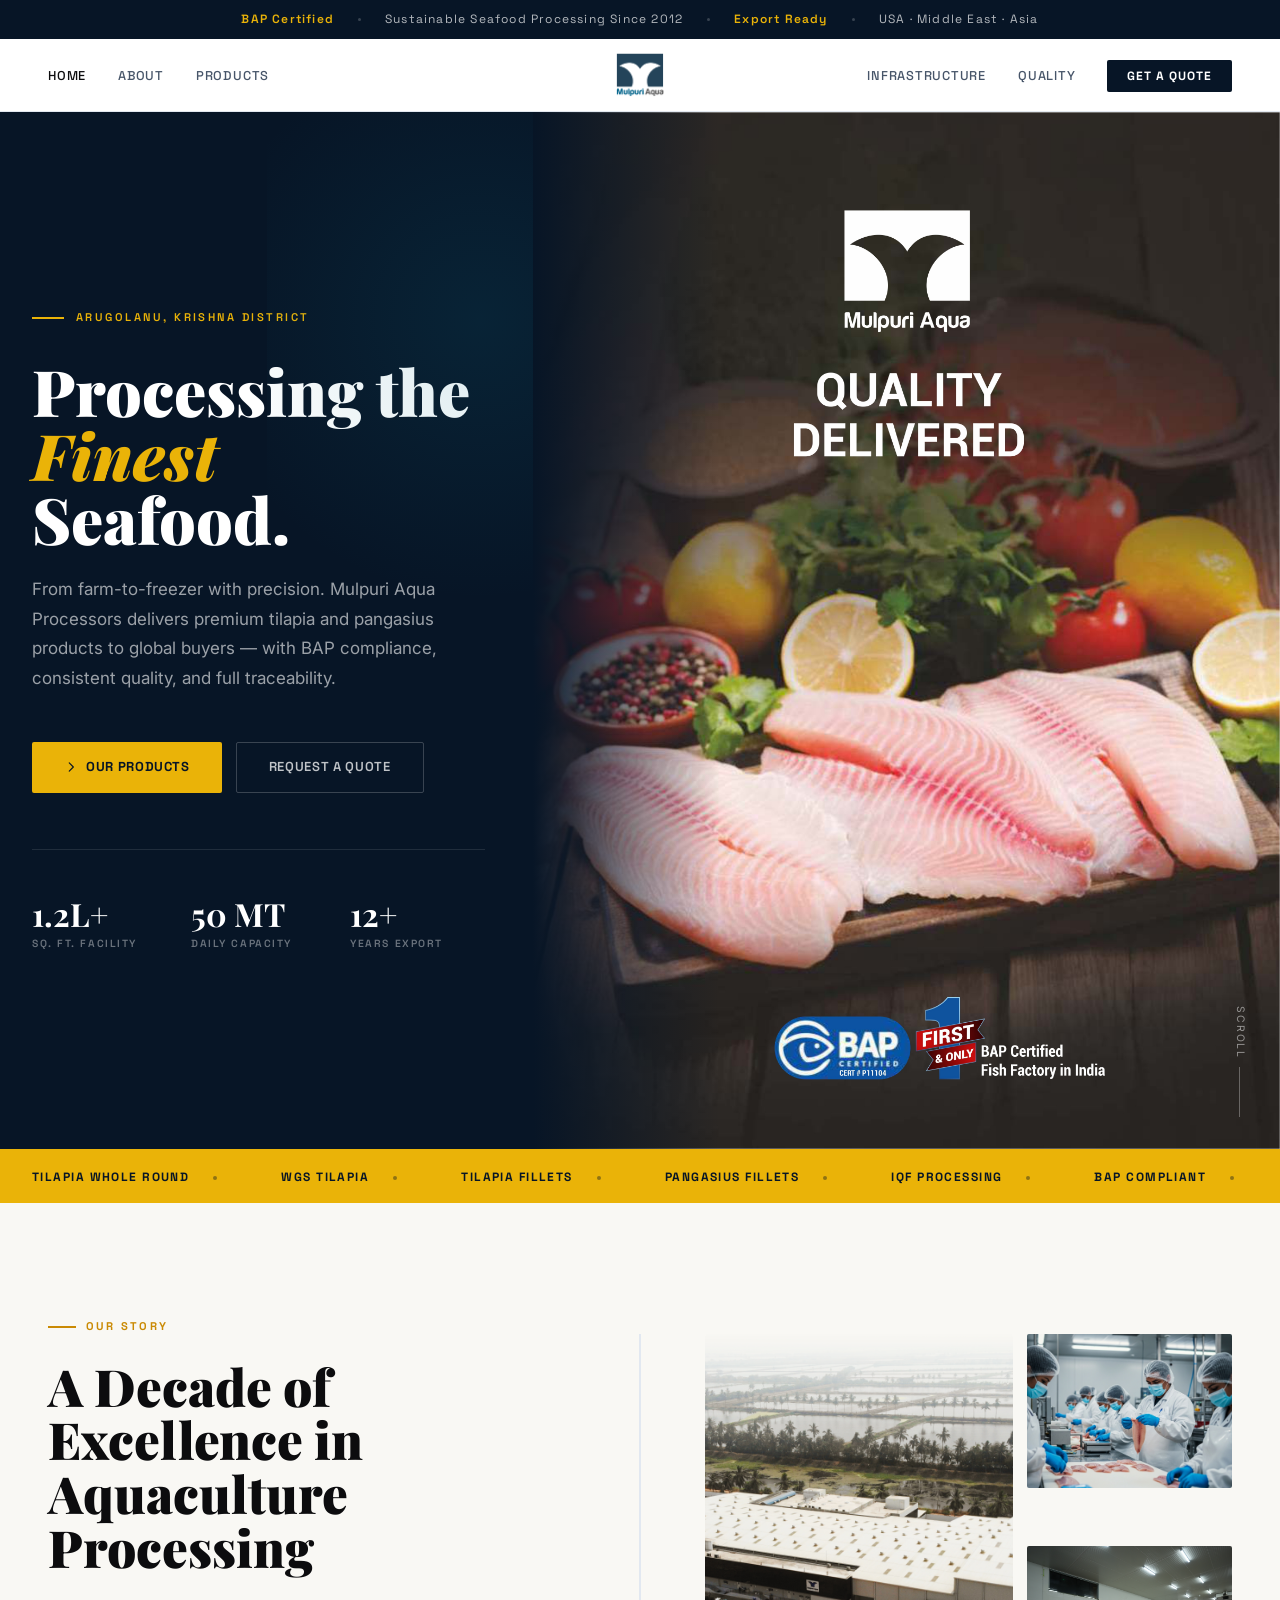
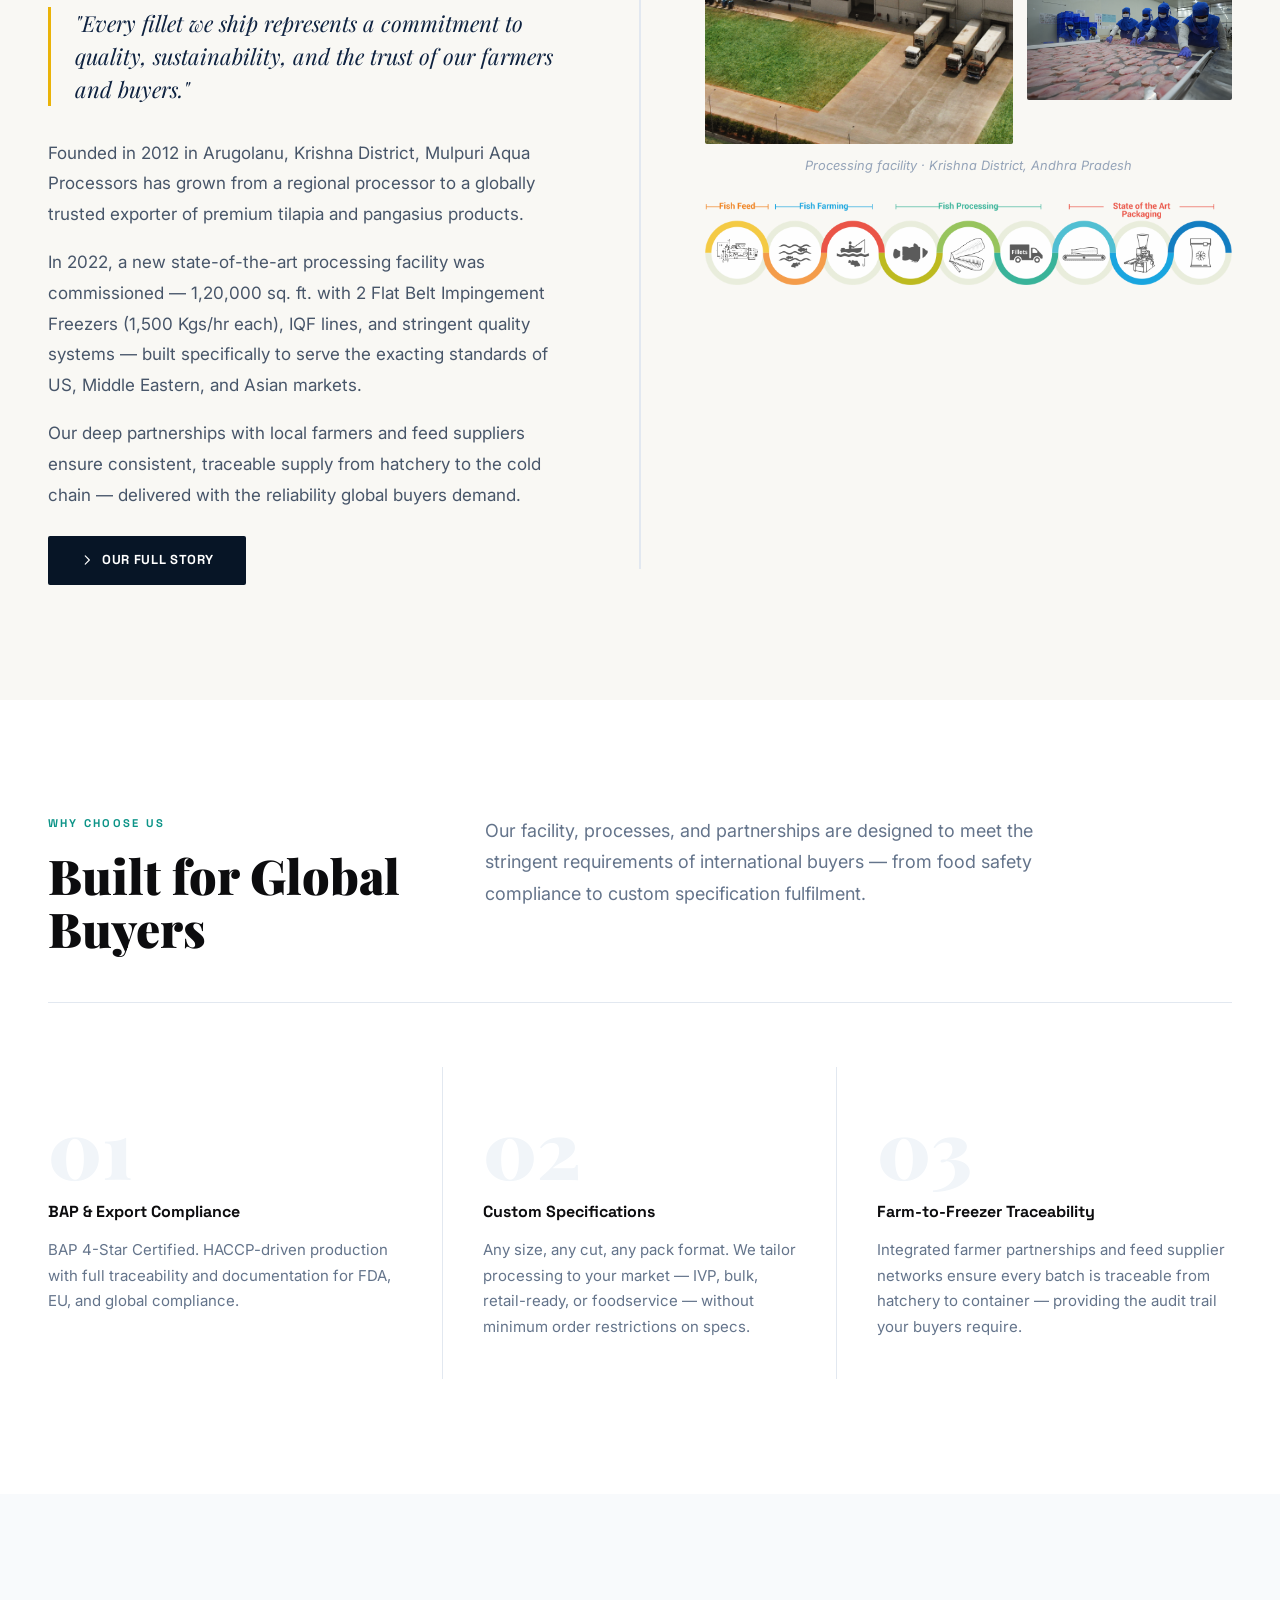
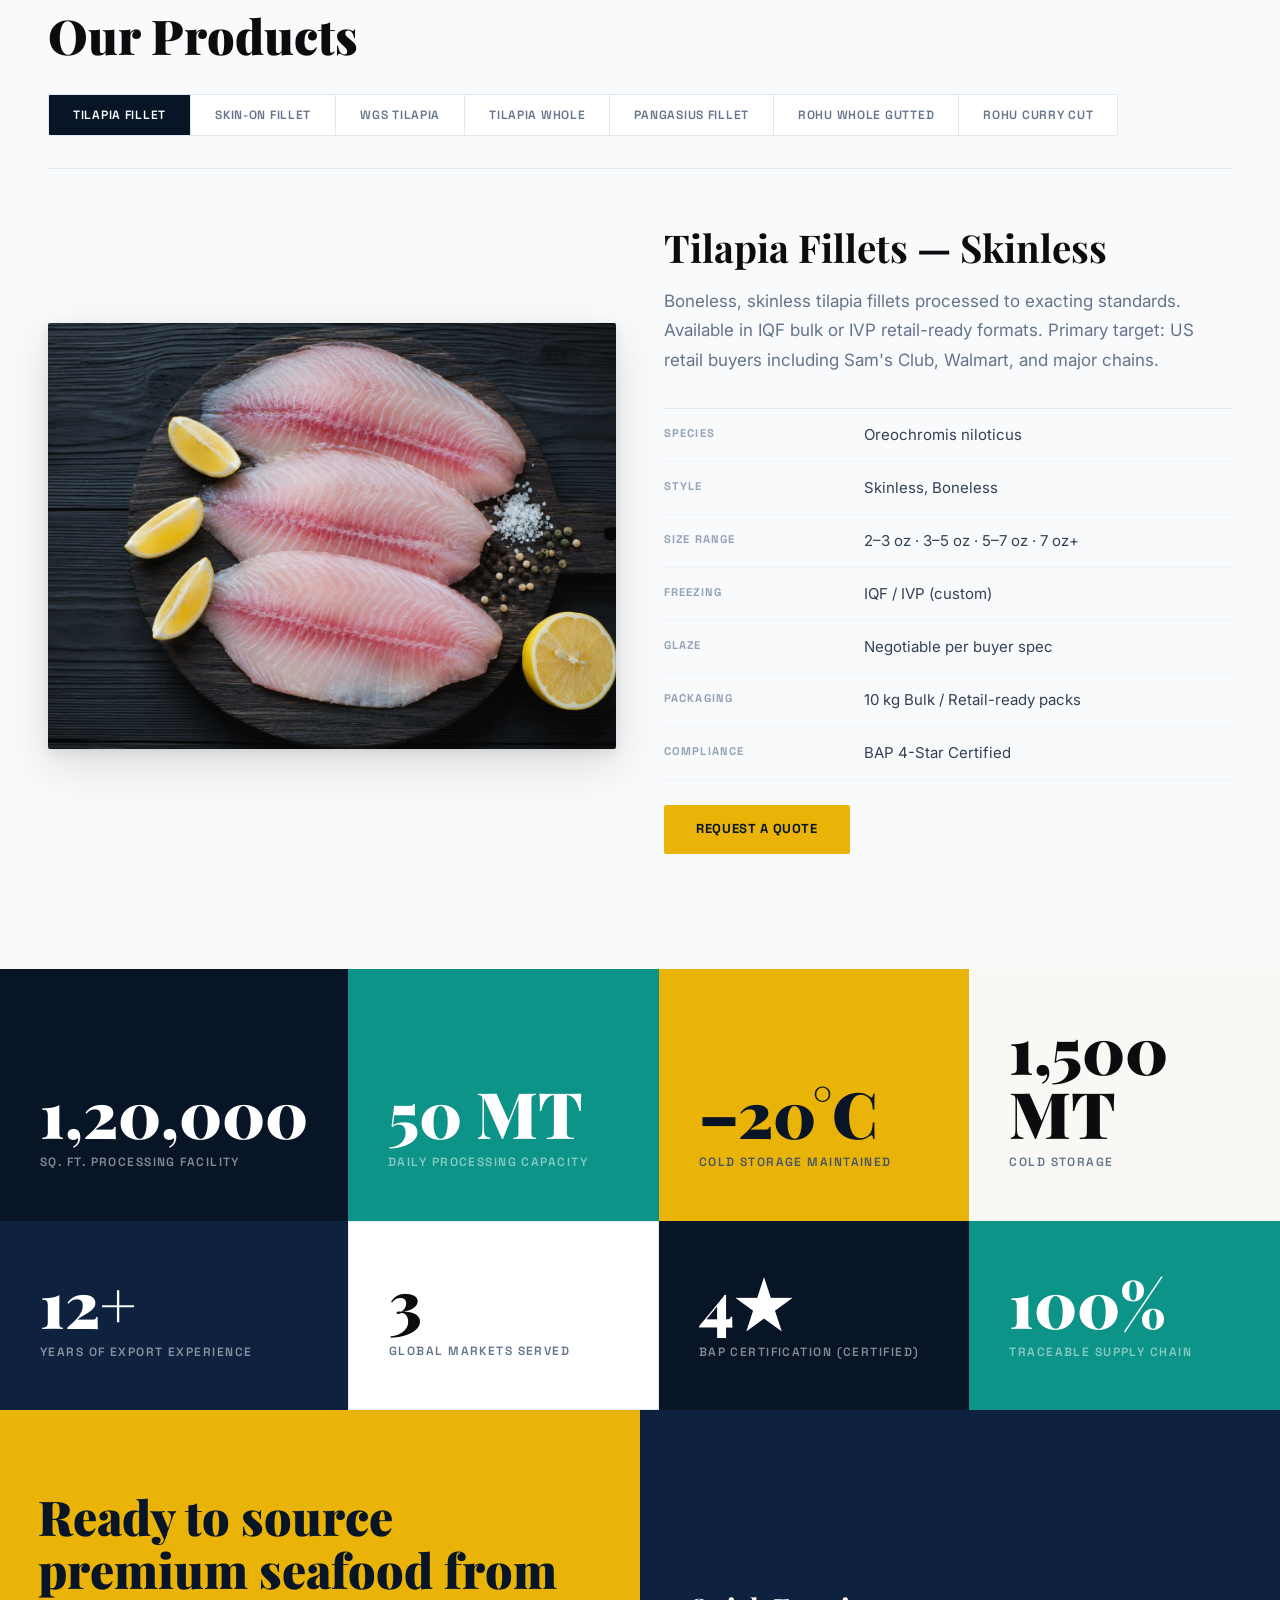
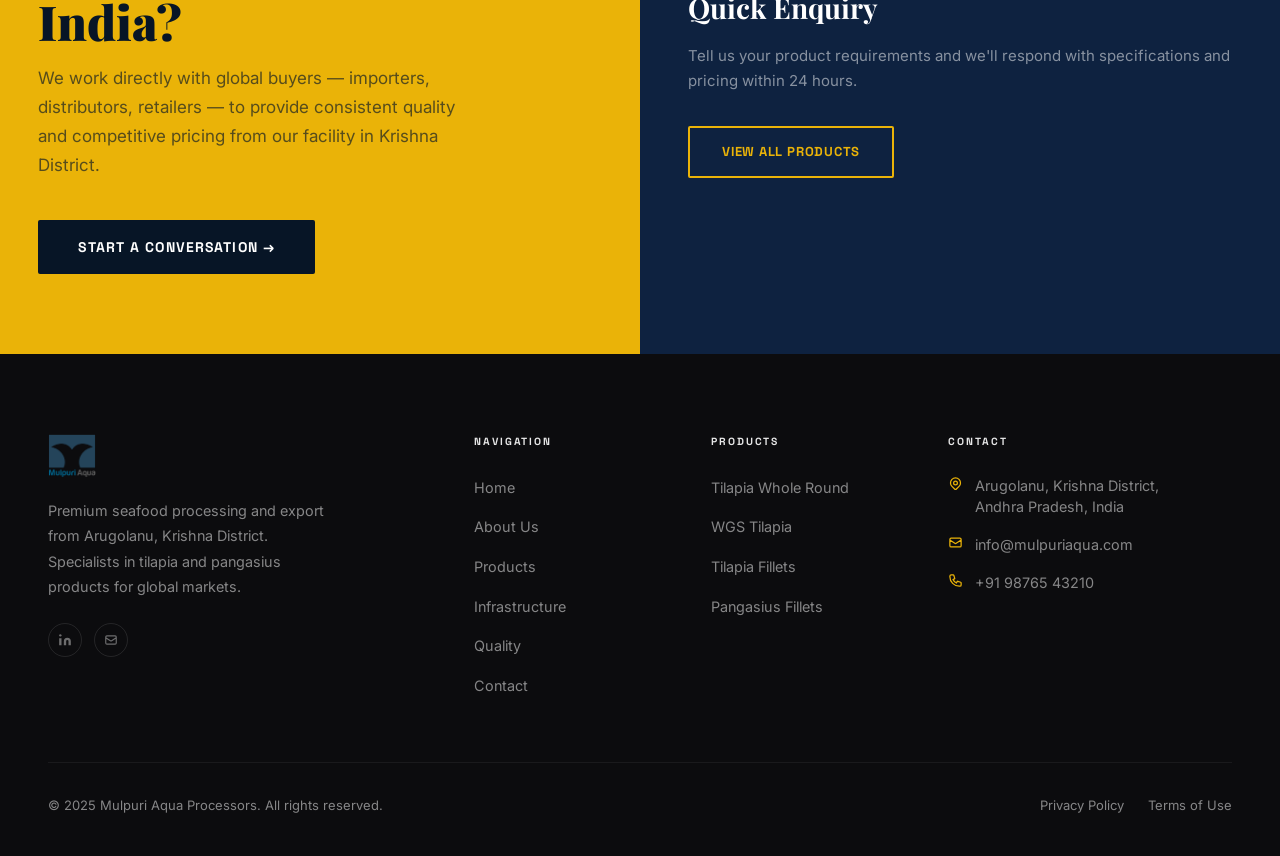
<file: index.html>
<!DOCTYPE html>
<html lang="en">
<head>
  <meta charset="UTF-8" />
  <meta name="viewport" content="width=device-width, initial-scale=1.0" />
  <title>Mulpuri Aqua Processors — Premium Seafood Processing</title>
  <link rel="icon" href="images/favicon.ico" />
  <link rel="stylesheet" href="css/style.css" />
</head>
<body>

  <!-- ANNOUNCEMENT BAR -->
  <div class="announce-bar">
    <span>BAP Certified</span>
    <div class="announce-dot"></div>
    Sustainable Seafood Processing Since 2012
    <div class="announce-dot"></div>
    <span>Export Ready</span>
    <div class="announce-dot"></div>
    USA · Middle East · Asia
  </div>

  <!-- NAVIGATION -->
  <nav class="nav">
    <div class="nav-inner">
      <ul class="nav-links-left">
        <li><a href="index.html" class="nav-link active">Home</a></li>
        <li><a href="about.html" class="nav-link">About</a></li>
        <li><a href="products.html" class="nav-link">Products</a></li>
      </ul>
      <div class="nav-logo-center">
        <a href="index.html">
          <img src="images/MulpuriAqua-Logo.png" alt="Mulpuri Aqua Processors" />
        </a>
      </div>
      <ul class="nav-links-right">
        <li><a href="infrastructure.html" class="nav-link">Infrastructure</a></li>
        <li><a href="quality.html" class="nav-link">Quality</a></li>
        <li><a href="contact.html" class="nav-cta">Get a Quote</a></li>
      </ul>
      <button class="hamburger" id="hamburger" aria-label="Open menu">
        <span></span><span></span><span></span>
      </button>
    </div>
  </nav>

  <!-- MOBILE OVERLAY -->
  <div class="mobile-overlay" id="mobileOverlay">
    <button class="mobile-close" id="mobileClose">&times;</button>
    <a href="index.html" class="nav-link">Home</a>
    <a href="about.html" class="nav-link">About</a>
    <a href="products.html" class="nav-link">Products</a>
    <a href="infrastructure.html" class="nav-link">Infrastructure</a>
    <a href="quality.html" class="nav-link">Quality</a>
    <a href="contact.html" class="nav-link">Contact</a>
  </div>

  <!-- HERO — SPLIT SCREEN -->
  <section class="hero-split">
    <div class="hero-text-panel">
      <div class="hero-label">
        <div class="hero-label-line"></div>
        <span class="hero-label-text">Arugolanu, Krishna District</span>
      </div>
      <h1>Processing the<br /><em>Finest</em><br />Seafood.</h1>
      <p>From farm-to-freezer with precision. Mulpuri Aqua Processors delivers premium tilapia and pangasius products to global buyers — with BAP compliance, consistent quality, and full traceability.</p>
      <div class="hero-btns">
        <a href="products.html" class="btn-filled">
          <svg fill="none" viewBox="0 0 24 24" stroke="currentColor" stroke-width="2"><path stroke-linecap="round" stroke-linejoin="round" d="M9 5l7 7-7 7"/></svg>
          Our Products
        </a>
        <a href="contact.html" class="btn-ghost">Request a Quote</a>
      </div>
      <div class="hero-stats">
        <div>
          <div class="hero-stat-val">1.2L+</div>
          <div class="hero-stat-lbl">Sq. Ft. Facility</div>
        </div>
        <div>
          <div class="hero-stat-val">50 MT</div>
          <div class="hero-stat-lbl">Daily Capacity</div>
        </div>
        <div>
          <div class="hero-stat-val">12+</div>
          <div class="hero-stat-lbl">Years Export</div>
        </div>
      </div>
    </div>
    <div class="hero-image-panel">
      <img src="images/MulpuriAquaQualityDelivered.jpg" alt="Mulpuri Aqua Processing" />
      <div class="hero-scroll-indicator">
        <span>Scroll</span>
      </div>
    </div>
  </section>

  <!-- TICKER -->
  <div class="ticker">
    <div class="ticker-track">
      <!-- Set 1 -->
      <span class="ticker-item">Tilapia Whole Round<span class="ticker-sep"></span></span>
      <span class="ticker-item">WGS Tilapia<span class="ticker-sep"></span></span>
      <span class="ticker-item">Tilapia Fillets<span class="ticker-sep"></span></span>
      <span class="ticker-item">Pangasius Fillets<span class="ticker-sep"></span></span>
      <span class="ticker-item">IQF Processing<span class="ticker-sep"></span></span>
      <span class="ticker-item">BAP Compliant<span class="ticker-sep"></span></span>
      <span class="ticker-item">Cold Chain Integrity<span class="ticker-sep"></span></span>
      <span class="ticker-item">USA · Middle East · Asia<span class="ticker-sep"></span></span>
      <span class="ticker-item">Custom Packaging<span class="ticker-sep"></span></span>
      <span class="ticker-item">Farm-to-Freezer<span class="ticker-sep"></span></span>
      <!-- Set 2 (duplicate for seamless loop) -->
      <span class="ticker-item">Tilapia Whole Round<span class="ticker-sep"></span></span>
      <span class="ticker-item">WGS Tilapia<span class="ticker-sep"></span></span>
      <span class="ticker-item">Tilapia Fillets<span class="ticker-sep"></span></span>
      <span class="ticker-item">Pangasius Fillets<span class="ticker-sep"></span></span>
      <span class="ticker-item">IQF Processing<span class="ticker-sep"></span></span>
      <span class="ticker-item">BAP Compliant<span class="ticker-sep"></span></span>
      <span class="ticker-item">Cold Chain Integrity<span class="ticker-sep"></span></span>
      <span class="ticker-item">USA · Middle East · Asia<span class="ticker-sep"></span></span>
      <span class="ticker-item">Custom Packaging<span class="ticker-sep"></span></span>
      <span class="ticker-item">Farm-to-Freezer<span class="ticker-sep"></span></span>
    </div>
  </div>

  <!-- ABOUT — MAGAZINE LAYOUT -->
  <section class="about-mag">
    <div class="wrap">
      <div class="about-mag-grid">
        <!-- LEFT: copy -->
        <div class="about-mag-left">
          <div class="about-mag-overline">Our Story</div>
          <h2>A Decade of Excellence in Aquaculture Processing</h2>
          <blockquote class="about-mag-pullquote">
            "Every fillet we ship represents a commitment to quality, sustainability, and the trust of our farmers and buyers."
          </blockquote>
          <div class="about-mag-body">
            <p>Founded in 2012 in Arugolanu, Krishna District, Mulpuri Aqua Processors has grown from a regional processor to a globally trusted exporter of premium tilapia and pangasius products.</p>
            <p>In 2022, a new state-of-the-art processing facility was commissioned — 1,20,000 sq. ft. with 2 Flat Belt Impingement Freezers (1,500 Kgs/hr each), IQF lines, and stringent quality systems — built specifically to serve the exacting standards of US, Middle Eastern, and Asian markets.</p>
            <p>Our deep partnerships with local farmers and feed suppliers ensure consistent, traceable supply from hatchery to the cold chain — delivered with the reliability global buyers demand.</p>
          </div>
          <br />
          <a href="about.html" class="btn-filled" style="width: fit-content; background: var(--navy); color: white;">
            <svg fill="none" viewBox="0 0 24 24" stroke="currentColor" stroke-width="2" style="width:14px;height:14px"><path stroke-linecap="round" stroke-linejoin="round" d="M9 5l7 7-7 7"/></svg>
            Our Full Story
          </a>
        </div>

        <!-- DIVIDER -->
        <div class="about-mag-divider"></div>

        <!-- RIGHT: image stack -->
        <div class="about-mag-right">
          <div class="about-mag-img-stack">
            <div class="about-img-big">
              <img src="images/MulpuriAquaFacilityExterior.png" alt="Mulpuri Aqua Facility" />
            </div>
            <div class="about-img-sm">
              <img src="images/MulpuriAquaProcessing-line.png" alt="Processing Line" />
            </div>
            <div class="about-img-sm">
              <img src="images/MulpuriAquaFreez.jpg" alt="IQF Freezing" />
            </div>
          </div>
          <p class="about-img-caption">Processing facility · Krishna District, Andhra Pradesh</p>
          <br/>
          <div class="about-img">
              <img src="images/aqua-processing.png" alt="Mulpuri Aqua Facility" />
            </div>
            
        </div>
      </div>
    </div>
  </section>


  <!-- PILLARS — NUMBERED -->
  <section class="pillars-numbered">
    <div class="wrap">
      <div class="pillars-header">
        <div>
          <div class="pillars-header-label">Why Choose Us</div>
          <h2>Built for Global Buyers</h2>
        </div>
        <p>Our facility, processes, and partnerships are designed to meet the stringent requirements of international buyers — from food safety compliance to custom specification fulfilment.</p>
      </div>
      <div class="pillars-list">
        <div class="pillar-num-item">
          <div class="pillar-num">01</div>
          <div class="pillar-num-title">BAP & Export Compliance</div>
          <p class="pillar-num-desc">BAP 4-Star Certified. HACCP-driven production with full traceability and documentation for FDA, EU, and global compliance.</p>
        </div>
        <div class="pillar-num-item">
          <div class="pillar-num">02</div>
          <div class="pillar-num-title">Custom Specifications</div>
          <p class="pillar-num-desc">Any size, any cut, any pack format. We tailor processing to your market — IVP, bulk, retail-ready, or foodservice — without minimum order restrictions on specs.</p>
        </div>
        <div class="pillar-num-item">
          <div class="pillar-num">03</div>
          <div class="pillar-num-title">Farm-to-Freezer Traceability</div>
          <p class="pillar-num-desc">Integrated farmer partnerships and feed supplier networks ensure every batch is traceable from hatchery to container — providing the audit trail your buyers require.</p>
        </div>
      </div>
    </div>
  </section>

  <!-- PRODUCTS — TABBED -->
  <section class="products-tab">
    <div class="wrap">
      <div class="tab-header">
        <div class="tab-title">
          <h2>Our Products</h2>
        </div>
        <nav class="tab-nav">
          <button class="tab-btn active" data-tab="hp-fillet">Tilapia Fillet</button>
          <button class="tab-btn" data-tab="hp-skinon">Skin-On Fillet</button>
          <button class="tab-btn" data-tab="hp-wgs">WGS Tilapia</button>
          <button class="tab-btn" data-tab="hp-whole">Tilapia Whole</button>
          <button class="tab-btn" data-tab="hp-pangasius">Pangasius Fillet</button>
          <button class="tab-btn" data-tab="hp-rohu-wg">Rohu Whole Gutted</button>
          <button class="tab-btn" data-tab="hp-rohu-cc">Rohu Curry Cut</button>
        </nav>
      </div>

      <!-- Tilapia Fillet (Skinless) -->
      <div class="tab-panel active" id="hp-fillet">
        <div class="tab-panel-img">
          <img src="images/MAPTilapiaNew.png" alt="Tilapia Fillet" />
        </div>
        <div class="tab-panel-info">
          <h3>Tilapia Fillets — Skinless</h3>
          <p>Boneless, skinless tilapia fillets processed to exacting standards. Available in IQF bulk or IVP retail-ready formats. Primary target: US retail buyers including Sam's Club, Walmart, and major chains.</p>
          <div class="spec-table">
            <div class="spec-row"><span class="spec-key">Species</span><span class="spec-val">Oreochromis niloticus</span></div>
            <div class="spec-row"><span class="spec-key">Style</span><span class="spec-val">Skinless, Boneless</span></div>
            <div class="spec-row"><span class="spec-key">Size Range</span><span class="spec-val">2–3 oz · 3–5 oz · 5–7 oz · 7 oz+</span></div>
            <div class="spec-row"><span class="spec-key">Freezing</span><span class="spec-val">IQF / IVP (custom)</span></div>
            <div class="spec-row"><span class="spec-key">Glaze</span><span class="spec-val">Negotiable per buyer spec</span></div>
            <div class="spec-row"><span class="spec-key">Packaging</span><span class="spec-val">10 kg Bulk / Retail-ready packs</span></div>
            <div class="spec-row"><span class="spec-key">Compliance</span><span class="spec-val">BAP 4-Star Certified</span></div>
          </div>
          <br/>
          <a href="contact.html" class="btn-filled">Request a Quote</a>
        </div>
      </div>

      <!-- Skin-On Fillet -->
      <div class="tab-panel" id="hp-skinon">
        <div class="tab-panel-img">
          <img src="images/SkinOn.jpg" alt="Skin-On Tilapia Fillet" />
        </div>
        <div class="tab-panel-info">
          <h3>Tilapia Fillets — Skin-On</h3>
          <p>Skin-on tilapia fillets ideal for food service and grilling applications. Consistent colour and texture achieved through careful handling and rapid IQF freezing.</p>
          <div class="spec-table">
            <div class="spec-row"><span class="spec-key">Species</span><span class="spec-val">Oreochromis niloticus</span></div>
            <div class="spec-row"><span class="spec-key">Style</span><span class="spec-val">Skin-On, Boneless</span></div>
            <div class="spec-row"><span class="spec-key">Size Range</span><span class="spec-val">2–3 oz · 3–5 oz · 5–7 oz</span></div>
            <div class="spec-row"><span class="spec-key">Freezing</span><span class="spec-val">IQF</span></div>
            <div class="spec-row"><span class="spec-key">Glaze</span><span class="spec-val">10–12%</span></div>
            <div class="spec-row"><span class="spec-key">Packaging</span><span class="spec-val">10 kg Bulk / Custom</span></div>
            <div class="spec-row"><span class="spec-key">Markets</span><span class="spec-val">USA, Europe, Middle East</span></div>
          </div>
          <br/>
          <a href="contact.html" class="btn-filled">Request a Quote</a>
        </div>
      </div>

      <!-- WGS Tilapia -->
      <div class="tab-panel" id="hp-wgs">
        <div class="tab-panel-img">
          <img src="images/MulpuriAquaTilapiaWGS.jpg" alt="WGS Tilapia" />
        </div>
        <div class="tab-panel-info">
          <h3>WGS Tilapia</h3>
          <p>Whole gutted and scaled tilapia — the preferred format for Middle Eastern and Asian retail and food service markets. Cleaned with precision and IQF-frozen for maximum shelf life.</p>
          <div class="spec-table">
            <div class="spec-row"><span class="spec-key">Species</span><span class="spec-val">Oreochromis niloticus</span></div>
            <div class="spec-row"><span class="spec-key">Size Range</span><span class="spec-val">300–500g · 500–800g · 800g+</span></div>
            <div class="spec-row"><span class="spec-key">Presentation</span><span class="spec-val">Whole Gutted Scaled (WGS)</span></div>
            <div class="spec-row"><span class="spec-key">Freezing</span><span class="spec-val">IQF</span></div>
            <div class="spec-row"><span class="spec-key">Glaze</span><span class="spec-val">10%</span></div>
            <div class="spec-row"><span class="spec-key">Packaging</span><span class="spec-val">10 kg Master Carton</span></div>
            <div class="spec-row"><span class="spec-key">Markets</span><span class="spec-val">Middle East, Africa, Asia</span></div>
          </div>
          <br/>
          <a href="contact.html" class="btn-filled">Request a Quote</a>
        </div>
      </div>

      <!-- Tilapia Whole Round -->
      <div class="tab-panel" id="hp-whole">
        <div class="tab-panel-img">
          <img src="images/MulpuriAquaTilapiaWholeFish.jpg" alt="Tilapia Whole Round" />
        </div>
        <div class="tab-panel-info">
          <h3>Tilapia Whole Round</h3>
          <p>Premium whole tilapia harvested from our partner farms in Krishna District. IQF-frozen to lock in freshness, with consistent sizing for retail and food service markets worldwide.</p>
          <div class="spec-table">
            <div class="spec-row"><span class="spec-key">Species</span><span class="spec-val">Oreochromis niloticus</span></div>
            <div class="spec-row"><span class="spec-key">Size Range</span><span class="spec-val">200–300g · 300–500g · 500–800g · 800g+</span></div>
            <div class="spec-row"><span class="spec-key">Freezing</span><span class="spec-val">IQF / Block</span></div>
            <div class="spec-row"><span class="spec-key">Glaze</span><span class="spec-val">10–15%</span></div>
            <div class="spec-row"><span class="spec-key">Packaging</span><span class="spec-val">10 kg Master Carton, custom available</span></div>
            <div class="spec-row"><span class="spec-key">Storage</span><span class="spec-val">–18°C or below</span></div>
            <div class="spec-row"><span class="spec-key">Shelf Life</span><span class="spec-val">24 months from production date</span></div>
          </div>
          <br/>
          <a href="contact.html" class="btn-filled">Request a Quote</a>
        </div>
      </div>

      <!-- Pangasius Fillet -->
      <div class="tab-panel" id="hp-pangasius">
        <div class="tab-panel-img">
          <img src="images/MAPFilletslide.jpg" alt="Pangasius Fillet" />
        </div>
        <div class="tab-panel-info">
          <h3>Pangasius Fillet</h3>
          <p>Mild-flavoured, boneless pangasius fillets — a versatile product for global markets. Processed to exacting quality standards with consistent weight and colour grading.</p>
          <div class="spec-table">
            <div class="spec-row"><span class="spec-key">Species</span><span class="spec-val">Pangasianodon hypophthalmus</span></div>
            <div class="spec-row"><span class="spec-key">Style</span><span class="spec-val">Skinless, Boneless</span></div>
            <div class="spec-row"><span class="spec-key">Size Range</span><span class="spec-val">90–120g · 120–170g · 170–220g · 220g+</span></div>
            <div class="spec-row"><span class="spec-key">Freezing</span><span class="spec-val">IQF / IVP</span></div>
            <div class="spec-row"><span class="spec-key">Packaging</span><span class="spec-val">10 kg Master Carton, custom available</span></div>
            <div class="spec-row"><span class="spec-key">Markets</span><span class="spec-val">USA, Europe, Middle East</span></div>
          </div>
          <br/>
          <a href="contact.html" class="btn-filled">Request a Quote</a>
        </div>
      </div>

      <!-- Rohu Whole Gutted -->
      <div class="tab-panel" id="hp-rohu-wg">
        <div class="tab-panel-img">
          <img src="images/RohuWholeGutted.png" alt="Rohu WHole Gutted"/>
        </div>
        <div class="tab-panel-info">
          <h3>Rohu Whole Gutted</h3>
          <p>Freshwater Rohu (Labeo rohita) — whole gutted format popular across South Asian, Middle Eastern, and diaspora markets. Cleaned and IQF-frozen with precise weight tolerances.</p>
          <div class="spec-table">
            <div class="spec-row"><span class="spec-key">Species</span><span class="spec-val">Labeo rohita (Rohu)</span></div>
            <div class="spec-row"><span class="spec-key">Presentation</span><span class="spec-val">Whole Gutted</span></div>
            <div class="spec-row"><span class="spec-key">Size Range</span><span class="spec-val">500g–1 kg · 1–2 kg · 2 kg+</span></div>
            <div class="spec-row"><span class="spec-key">Freezing</span><span class="spec-val">IQF</span></div>
            <div class="spec-row"><span class="spec-key">Glaze</span><span class="spec-val">10–15%</span></div>
            <div class="spec-row"><span class="spec-key">Packaging</span><span class="spec-val">10 kg Master Carton</span></div>
            <div class="spec-row"><span class="spec-key">Markets</span><span class="spec-val">Middle East, South Asia, Diaspora</span></div>
          </div>
          <br/>
          <a href="contact.html" class="btn-filled">Request a Quote</a>
        </div>
      </div>

      <!-- Rohu Curry Cut -->
      <div class="tab-panel" id="hp-rohu-cc">
        <div class="tab-panel-img">
          <img src="images/RohuCurryCut.jpg" alt="Rohu Curry Cut" />
        </div>
        <div class="tab-panel-info">
          <h3>Rohu Curry Cut</h3>
          <p>Rohu cross-cut pieces — the preferred format for home cooking and food service in South Asian markets. Uniformly cut steaks for easy portion control and consistent cooking results.</p>
          <div class="spec-table">
            <div class="spec-row"><span class="spec-key">Species</span><span class="spec-val">Labeo rohita (Rohu)</span></div>
            <div class="spec-row"><span class="spec-key">Presentation</span><span class="spec-val">Cross-cut steaks (Curry Cut)</span></div>
            <div class="spec-row"><span class="spec-key">Piece Weight</span><span class="spec-val">80–120g per piece (customisable)</span></div>
            <div class="spec-row"><span class="spec-key">Freezing</span><span class="spec-val">IQF / Block</span></div>
            <div class="spec-row"><span class="spec-key">Glaze</span><span class="spec-val">10–12%</span></div>
            <div class="spec-row"><span class="spec-key">Packaging</span><span class="spec-val">1 kg retail / 10 kg bulk carton</span></div>
            <div class="spec-row"><span class="spec-key">Markets</span><span class="spec-val">India, Middle East, South Asian Diaspora</span></div>
          </div>
          <br/>
          <a href="contact.html" class="btn-filled">Request a Quote</a>
        </div>
      </div>

    </div>
  </section>

  <!-- STATS MOSAIC -->
  <div class="stats-mosaic">
    <div class="stat-block stat-block-dark c-white">
      <div class="stat-big">1,20,000</div>
      <div class="stat-lbl-big">Sq. Ft. Processing Facility</div>
    </div>
    <div class="stat-block stat-block-teal c-white">
      <div class="stat-big">50 MT</div>
      <div class="stat-lbl-big">Daily Processing Capacity</div>
    </div>
    <div class="stat-block stat-block-gold c-navy">
      <div class="stat-big">–20°C</div>
      <div class="stat-lbl-big">Cold Storage Maintained</div>
    </div>
    <div class="stat-block stat-block-light c-dark">
      <div class="stat-big">1,500 MT</div>
      <div class="stat-lbl-big">Cold Storage</div>
    </div>
    <div class="stat-block stat-block-mid c-white">
      <div class="stat-big">12+</div>
      <div class="stat-lbl-big">Years of Export Experience</div>
    </div>
    <div class="stat-block stat-block-white c-dark">
      <div class="stat-big">3</div>
      <div class="stat-lbl-big">Global Markets Served</div>
    </div>
    <div class="stat-block stat-block-dark c-white">
      <div class="stat-big">4★</div>
      <div class="stat-lbl-big">BAP Certification (Certified)</div>
    </div>
    <div class="stat-block stat-block-teal c-white">
      <div class="stat-big">100%</div>
      <div class="stat-lbl-big">Traceable Supply Chain</div>
    </div>
  </div>

  <!-- CTA SPLIT -->
  <div class="cta-split">
    <div class="cta-left">
      <h2>Ready to source premium seafood from India?</h2>
      <p>We work directly with global buyers — importers, distributors, retailers — to provide consistent quality and competitive pricing from our facility in Krishna District.</p>
      <a href="contact.html" class="nav-cta" style="width:fit-content; padding: 1rem 2.5rem; font-size:0.875rem; font-family:var(--font-head); font-weight:700; letter-spacing:0.08em; text-transform:uppercase; background:var(--navy); color:white; border-radius:2px; display:inline-block;">Start a Conversation →</a>
    </div>
    <div class="cta-right">
      <h3>Quick Enquiry</h3>
      <p>Tell us your product requirements and we'll respond with specifications and pricing within 24 hours.</p>
      <a href="products.html" class="btn-outlined-gold">View All Products</a>
    </div>
  </div>

  <!-- FOOTER -->
  <footer class="footer-v2">
    <div class="wrap">
      <div class="footer-v2-grid">
        <div>
          <img src="images/MulpuriAquaLogo.png" alt="Mulpuri Aqua Processors" class="footer-v2-logo" />
          <p class="footer-v2-about">Premium seafood processing and export from Arugolanu, Krishna District. Specialists in tilapia and pangasius products for global markets.</p>
          <div class="footer-v2-social">
            <a href="#" aria-label="LinkedIn">
              <svg fill="currentColor" viewBox="0 0 24 24"><path d="M16 8a6 6 0 0 1 6 6v7h-4v-7a2 2 0 0 0-2-2 2 2 0 0 0-2 2v7h-4v-7a6 6 0 0 1 6-6z"/><rect x="2" y="9" width="4" height="12"/><circle cx="4" cy="4" r="2"/></svg>
            </a>
            <a href="#" aria-label="Email">
              <svg fill="none" viewBox="0 0 24 24" stroke="currentColor" stroke-width="2"><path stroke-linecap="round" stroke-linejoin="round" d="M3 8l7.89 5.26a2 2 0 002.22 0L21 8M5 19h14a2 2 0 002-2V7a2 2 0 00-2-2H5a2 2 0 00-2 2v10a2 2 0 002 2z"/></svg>
            </a>
          </div>
        </div>
        <div>
          <div class="footer-v2-head">Navigation</div>
          <ul class="footer-v2-links">
            <li><a href="index.html" class="footer-v2-link">Home</a></li>
            <li><a href="about.html" class="footer-v2-link">About Us</a></li>
            <li><a href="products.html" class="footer-v2-link">Products</a></li>
            <li><a href="infrastructure.html" class="footer-v2-link">Infrastructure</a></li>
            <li><a href="quality.html" class="footer-v2-link">Quality</a></li>
            <li><a href="contact.html" class="footer-v2-link">Contact</a></li>
          </ul>
        </div>
        <div>
          <div class="footer-v2-head">Products</div>
          <ul class="footer-v2-links">
            <li><a href="products.html" class="footer-v2-link">Tilapia Whole Round</a></li>
            <li><a href="products.html" class="footer-v2-link">WGS Tilapia</a></li>
            <li><a href="products.html" class="footer-v2-link">Tilapia Fillets</a></li>
            <li><a href="products.html" class="footer-v2-link">Pangasius Fillets</a></li>
          </ul>
        </div>
        <div>
          <div class="footer-v2-head">Contact</div>
          <div class="footer-v2-contact-row">
            <svg fill="none" viewBox="0 0 24 24" stroke="currentColor" stroke-width="2"><path stroke-linecap="round" stroke-linejoin="round" d="M17.657 16.657L13.414 20.9a1.998 1.998 0 01-2.827 0l-4.244-4.243a8 8 0 1111.314 0z"/><path stroke-linecap="round" stroke-linejoin="round" d="M15 11a3 3 0 11-6 0 3 3 0 016 0z"/></svg>
            <span>Arugolanu, Krishna District,<br />Andhra Pradesh, India</span>
          </div>
          <div class="footer-v2-contact-row">
            <svg fill="none" viewBox="0 0 24 24" stroke="currentColor" stroke-width="2"><path stroke-linecap="round" stroke-linejoin="round" d="M3 8l7.89 5.26a2 2 0 002.22 0L21 8M5 19h14a2 2 0 002-2V7a2 2 0 00-2-2H5a2 2 0 00-2 2v10a2 2 0 002 2z"/></svg>
            <a href="mailto:info@mulpuriaqua.com">info@mulpuriaqua.com</a>
          </div>
          <div class="footer-v2-contact-row">
            <svg fill="none" viewBox="0 0 24 24" stroke="currentColor" stroke-width="2"><path stroke-linecap="round" stroke-linejoin="round" d="M3 5a2 2 0 012-2h3.28a1 1 0 01.948.684l1.498 4.493a1 1 0 01-.502 1.21l-2.257 1.13a11.042 11.042 0 005.516 5.516l1.13-2.257a1 1 0 011.21-.502l4.493 1.498a1 1 0 01.684.949V19a2 2 0 01-2 2h-1C9.716 21 3 14.284 3 6V5z"/></svg>
            <a href="tel:+919876543210">+91 98765 43210</a>
          </div>
        </div>
      </div>
      <div class="footer-v2-bottom">
        <span>© 2025 Mulpuri Aqua Processors. All rights reserved.</span>
        <div class="footer-v2-bottom-links">
          <a href="#">Privacy Policy</a>
          <a href="#">Terms of Use</a>
        </div>
      </div>
    </div>
  </footer>

  <script>
    const hamburger = document.getElementById('hamburger');
    const overlay   = document.getElementById('mobileOverlay');
    const close     = document.getElementById('mobileClose');
    hamburger.addEventListener('click', () => overlay.classList.add('open'));
    close.addEventListener('click', () => overlay.classList.remove('open'));

    // Tabs
    document.querySelectorAll('.tab-btn').forEach(btn => {
      btn.addEventListener('click', () => {
        document.querySelectorAll('.tab-btn').forEach(b => b.classList.remove('active'));
        document.querySelectorAll('.tab-panel').forEach(p => p.classList.remove('active'));
        btn.classList.add('active');
        document.getElementById(btn.dataset.tab).classList.add('active');
      });
    });
  </script>
</body>
</html>
</file>
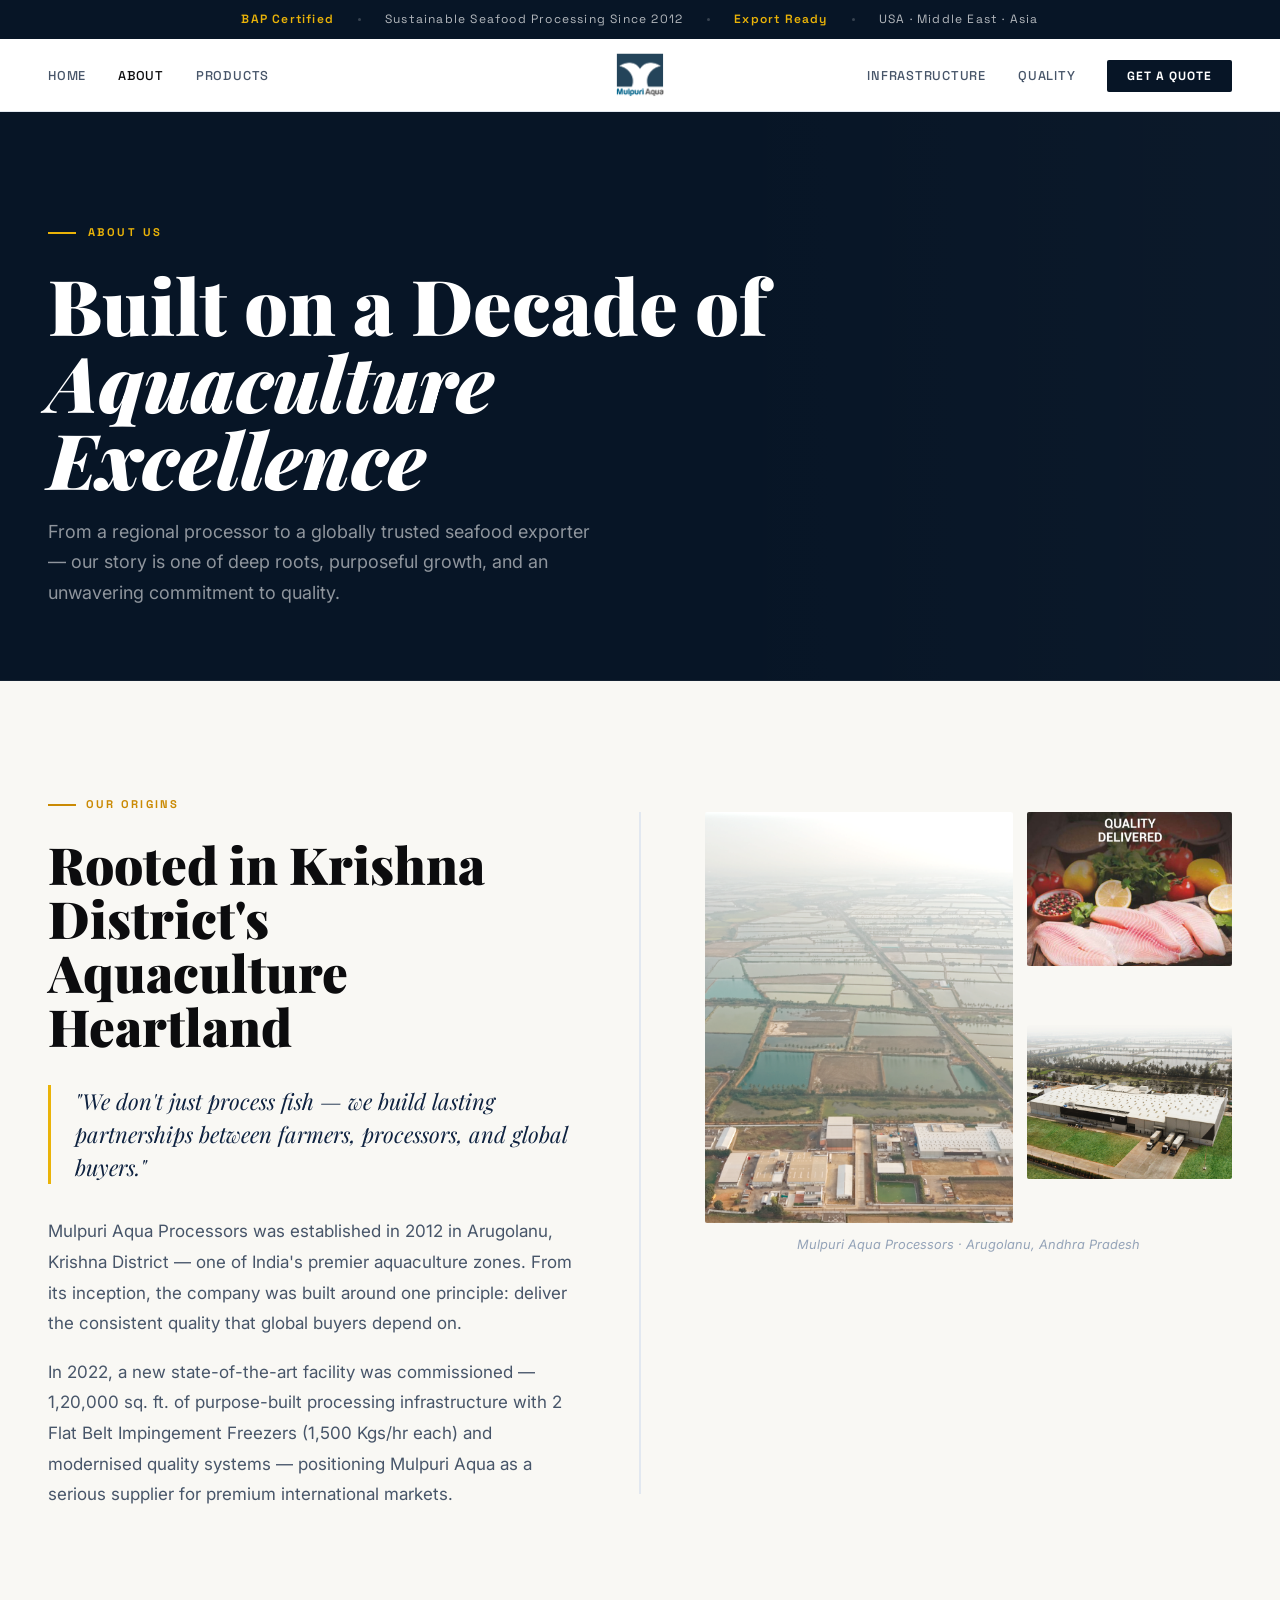
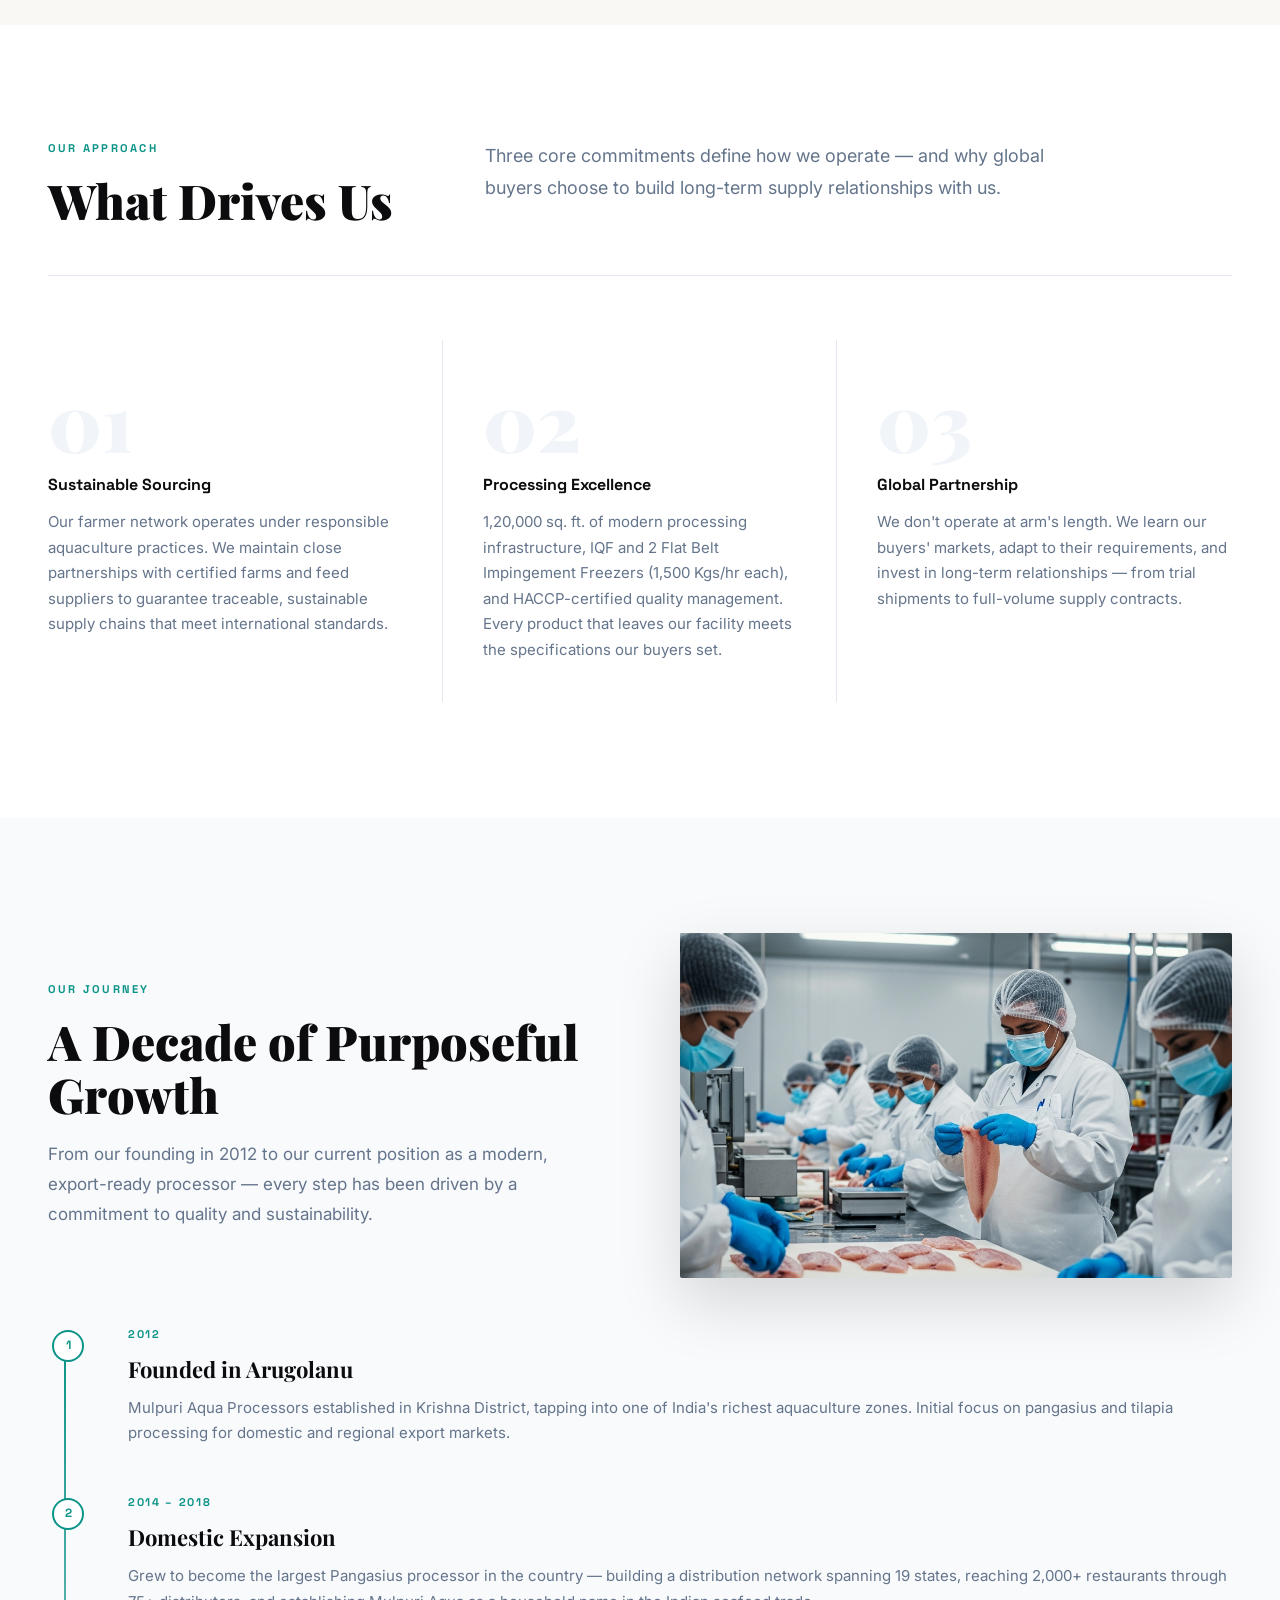
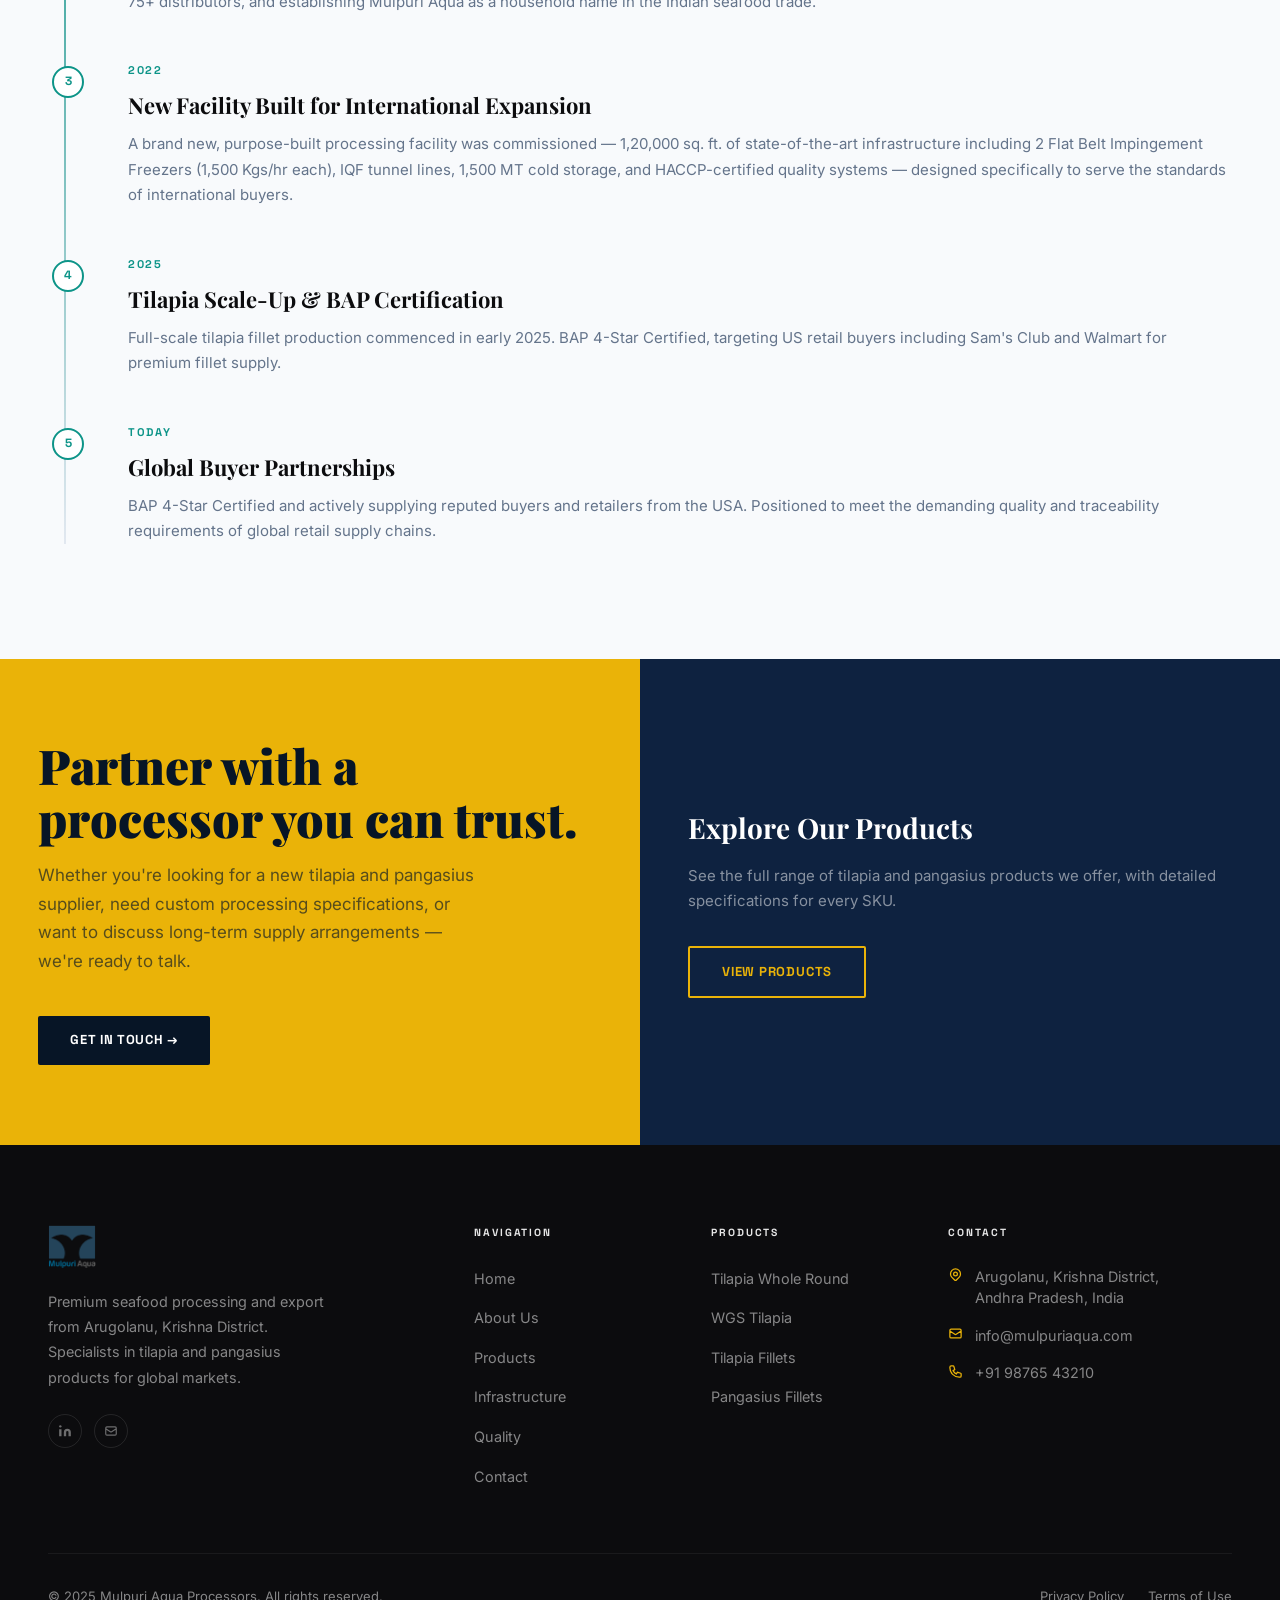
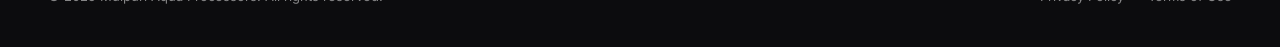
<file: about.html>
<!DOCTYPE html>
<html lang="en">
<head>
  <meta charset="UTF-8" />
  <meta name="viewport" content="width=device-width, initial-scale=1.0" />
  <title>About — Mulpuri Aqua Processors</title>
  <link rel="icon" href="images/favicon.ico" />
  <link rel="stylesheet" href="css/style.css" />
</head>
<body>

  <!-- ANNOUNCEMENT BAR -->
  <div class="announce-bar">
    <span>BAP Certified</span>
    <div class="announce-dot"></div>
    Sustainable Seafood Processing Since 2012
    <div class="announce-dot"></div>
    <span>Export Ready</span>
    <div class="announce-dot"></div>
    USA · Middle East · Asia
  </div>

  <!-- NAVIGATION -->
  <nav class="nav">
    <div class="nav-inner">
      <ul class="nav-links-left">
        <li><a href="index.html" class="nav-link">Home</a></li>
        <li><a href="about.html" class="nav-link active">About</a></li>
        <li><a href="products.html" class="nav-link">Products</a></li>
      </ul>
      <div class="nav-logo-center">
        <a href="index.html">
          <img src="images/MulpuriAqua-Logo.png" alt="Mulpuri Aqua Processors" />
        </a>
      </div>
      <ul class="nav-links-right">
        <li><a href="infrastructure.html" class="nav-link">Infrastructure</a></li>
        <li><a href="quality.html" class="nav-link">Quality</a></li>
        <li><a href="contact.html" class="nav-cta">Get a Quote</a></li>
      </ul>
      <button class="hamburger" id="hamburger" aria-label="Open menu">
        <span></span><span></span><span></span>
      </button>
    </div>
  </nav>

  <!-- MOBILE OVERLAY -->
  <div class="mobile-overlay" id="mobileOverlay">
    <button class="mobile-close" id="mobileClose">&times;</button>
    <a href="index.html" class="nav-link">Home</a>
    <a href="about.html" class="nav-link">About</a>
    <a href="products.html" class="nav-link">Products</a>
    <a href="infrastructure.html" class="nav-link">Infrastructure</a>
    <a href="quality.html" class="nav-link">Quality</a>
    <a href="contact.html" class="nav-link">Contact</a>
  </div>

  <!-- INNER HERO -->
  <section class="inner-hero">
    <div class="wrap">
      <div class="inner-hero-eyebrow">About Us</div>
      <h1>Built on a Decade of<br /><em>Aquaculture Excellence</em></h1>
      <p>From a regional processor to a globally trusted seafood exporter — our story is one of deep roots, purposeful growth, and an unwavering commitment to quality.</p>
    </div>
  </section>

  <!-- MAGAZINE ABOUT SECTION -->
  <section class="about-mag" style="padding-top: var(--section-py);">
    <div class="wrap">
      <div class="about-mag-grid">
        <div class="about-mag-left">
          <div class="about-mag-overline">Our Origins</div>
          <h2>Rooted in Krishna District's Aquaculture Heartland</h2>
          <blockquote class="about-mag-pullquote">
            "We don't just process fish — we build lasting partnerships between farmers, processors, and global buyers."
          </blockquote>
          <div class="about-mag-body">
            <p>Mulpuri Aqua Processors was established in 2012 in Arugolanu, Krishna District — one of India's premier aquaculture zones. From its inception, the company was built around one principle: deliver the consistent quality that global buyers depend on.</p>
            <p>In 2022, a new state-of-the-art facility was commissioned — 1,20,000 sq. ft. of purpose-built processing infrastructure with 2 Flat Belt Impingement Freezers (1,500 Kgs/hr each) and modernised quality systems — positioning Mulpuri Aqua as a serious supplier for premium international markets.</p>
          </div>
        </div>
        <div class="about-mag-divider"></div>
        <div class="about-mag-right">
          <div class="about-mag-img-stack">
            <div class="about-img-big">
              <img src="images/MulpuriAquaFactoryOverview.png" alt="Factory Overview" />
            </div>
            <div class="about-img-sm">
              <img src="images/MulpuriAquaProcessing.jpg" alt="Processing" />
            </div>
            <div class="about-img-sm">
              <img src="images/MulpuriAquaFacilityExterior.png" alt="Facility Exterior" />
            </div>
          </div>
          <p class="about-img-caption">Mulpuri Aqua Processors · Arugolanu, Andhra Pradesh</p>
        </div>
      </div>
    </div>
  </section>

  <!-- PILLARS — NUMBERED -->
  <section class="pillars-numbered">
    <div class="wrap">
      <div class="pillars-header">
        <div>
          <div class="pillars-header-label">Our Approach</div>
          <h2>What Drives Us</h2>
        </div>
        <p>Three core commitments define how we operate — and why global buyers choose to build long-term supply relationships with us.</p>
      </div>
      <div class="pillars-list">
        <div class="pillar-num-item">
          <div class="pillar-num">01</div>
          <div class="pillar-num-title">Sustainable Sourcing</div>
          <p class="pillar-num-desc">Our farmer network operates under responsible aquaculture practices. We maintain close partnerships with certified farms and feed suppliers to guarantee traceable, sustainable supply chains that meet international standards.</p>
        </div>
        <div class="pillar-num-item">
          <div class="pillar-num">02</div>
          <div class="pillar-num-title">Processing Excellence</div>
          <p class="pillar-num-desc">1,20,000 sq. ft. of modern processing infrastructure, IQF and 2 Flat Belt Impingement Freezers (1,500 Kgs/hr each), and HACCP-certified quality management. Every product that leaves our facility meets the specifications our buyers set.</p>
        </div>
        <div class="pillar-num-item">
          <div class="pillar-num">03</div>
          <div class="pillar-num-title">Global Partnership</div>
          <p class="pillar-num-desc">We don't operate at arm's length. We learn our buyers' markets, adapt to their requirements, and invest in long-term relationships — from trial shipments to full-volume supply contracts.</p>
        </div>
      </div>
    </div>
  </section>

  <!-- TIMELINE SECTION — Company Journey -->
  <section class="timeline-section" style="background: var(--slate-50);">
    <div class="wrap">
      <div class="timeline-intro" style="margin-bottom: 3rem;">
        <div>
          <div style="font-family:var(--font-head);font-size:0.7rem;font-weight:700;letter-spacing:0.2em;text-transform:uppercase;color:var(--teal);margin-bottom:1rem;">Our Journey</div>
          <h2 style="font-family:var(--font-serif);font-size:clamp(2rem,4vw,3rem);font-weight:900;color:var(--ink);line-height:1.1;margin-bottom:1.25rem;">A Decade of Purposeful Growth</h2>
          <p style="font-size:1.0625rem;color:var(--slate-500);line-height:1.75;">From our founding in 2012 to our current position as a modern, export-ready processor — every step has been driven by a commitment to quality and sustainability.</p>
        </div>
        <div class="timeline-intro-img">
          <img src="images/MulpuriAquaProcessing-line.png" alt="Processing Line" />
        </div>
      </div>

      <div class="timeline">
        <div class="timeline-item">
          <div class="timeline-dot">1</div>
          <div class="timeline-step">2012</div>
          <h3>Founded in Arugolanu</h3>
          <p>Mulpuri Aqua Processors established in Krishna District, tapping into one of India's richest aquaculture zones. Initial focus on pangasius and tilapia processing for domestic and regional export markets.</p>
        </div>
        <div class="timeline-item">
          <div class="timeline-dot">2</div>
          <div class="timeline-step">2014 – 2018</div>
          <h3>Domestic Expansion</h3>
          <p>Grew to become the largest Pangasius processor in the country — building a distribution network spanning 19 states, reaching 2,000+ restaurants through 75+ distributors, and establishing Mulpuri Aqua as a household name in the Indian seafood trade.</p>
        </div>
        <div class="timeline-item">
          <div class="timeline-dot">3</div>
          <div class="timeline-step">2022</div>
          <h3>New Facility Built for International Expansion</h3>
          <p>A brand new, purpose-built processing facility was commissioned — 1,20,000 sq. ft. of state-of-the-art infrastructure including 2 Flat Belt Impingement Freezers (1,500 Kgs/hr each), IQF tunnel lines, 1,500 MT cold storage, and HACCP-certified quality systems — designed specifically to serve the standards of international buyers.</p>
        </div>
        <div class="timeline-item">
          <div class="timeline-dot">4</div>
          <div class="timeline-step">2025</div>
          <h3>Tilapia Scale-Up & BAP Certification</h3>
          <p>Full-scale tilapia fillet production commenced in early 2025. BAP 4-Star Certified, targeting US retail buyers including Sam's Club and Walmart for premium fillet supply.</p>
        </div>
        <div class="timeline-item">
          <div class="timeline-dot">5</div>
          <div class="timeline-step">Today</div>
          <h3>Global Buyer Partnerships</h3>
          <p>BAP 4-Star Certified and actively supplying reputed buyers and retailers from the USA. Positioned to meet the demanding quality and traceability requirements of global retail supply chains.</p>
        </div>
      </div>
    </div>
  </section>

  <!-- CTA SPLIT -->
  <div class="cta-split">
    <div class="cta-left">
      <h2>Partner with a processor you can trust.</h2>
      <p>Whether you're looking for a new tilapia and pangasius supplier, need custom processing specifications, or want to discuss long-term supply arrangements — we're ready to talk.</p>
      <a href="contact.html" style="display:inline-flex;align-items:center;gap:0.5rem;padding:0.875rem 2rem;background:var(--navy);color:white;font-family:var(--font-head);font-size:0.8125rem;font-weight:700;letter-spacing:0.05em;text-transform:uppercase;border-radius:2px;width:fit-content;">
        Get in Touch →
      </a>
    </div>
    <div class="cta-right">
      <h3>Explore Our Products</h3>
      <p>See the full range of tilapia and pangasius products we offer, with detailed specifications for every SKU.</p>
      <a href="products.html" class="btn-outlined-gold">View Products</a>
    </div>
  </div>

  <!-- FOOTER -->
  <footer class="footer-v2">
    <div class="wrap">
      <div class="footer-v2-grid">
        <div>
          <img src="images/MulpuriAquaLogo.png" alt="Mulpuri Aqua Processors" class="footer-v2-logo" />
          <p class="footer-v2-about">Premium seafood processing and export from Arugolanu, Krishna District. Specialists in tilapia and pangasius products for global markets.</p>
          <div class="footer-v2-social">
            <a href="#" aria-label="LinkedIn"><svg fill="currentColor" viewBox="0 0 24 24"><path d="M16 8a6 6 0 0 1 6 6v7h-4v-7a2 2 0 0 0-2-2 2 2 0 0 0-2 2v7h-4v-7a6 6 0 0 1 6-6z"/><rect x="2" y="9" width="4" height="12"/><circle cx="4" cy="4" r="2"/></svg></a>
            <a href="#" aria-label="Email"><svg fill="none" viewBox="0 0 24 24" stroke="currentColor" stroke-width="2"><path stroke-linecap="round" stroke-linejoin="round" d="M3 8l7.89 5.26a2 2 0 002.22 0L21 8M5 19h14a2 2 0 002-2V7a2 2 0 00-2-2H5a2 2 0 00-2 2v10a2 2 0 002 2z"/></svg></a>
          </div>
        </div>
        <div>
          <div class="footer-v2-head">Navigation</div>
          <ul class="footer-v2-links">
            <li><a href="index.html" class="footer-v2-link">Home</a></li>
            <li><a href="about.html" class="footer-v2-link">About Us</a></li>
            <li><a href="products.html" class="footer-v2-link">Products</a></li>
            <li><a href="infrastructure.html" class="footer-v2-link">Infrastructure</a></li>
            <li><a href="quality.html" class="footer-v2-link">Quality</a></li>
            <li><a href="contact.html" class="footer-v2-link">Contact</a></li>
          </ul>
        </div>
        <div>
          <div class="footer-v2-head">Products</div>
          <ul class="footer-v2-links">
            <li><a href="products.html" class="footer-v2-link">Tilapia Whole Round</a></li>
            <li><a href="products.html" class="footer-v2-link">WGS Tilapia</a></li>
            <li><a href="products.html" class="footer-v2-link">Tilapia Fillets</a></li>
            <li><a href="products.html" class="footer-v2-link">Pangasius Fillets</a></li>
          </ul>
        </div>
        <div>
          <div class="footer-v2-head">Contact</div>
          <div class="footer-v2-contact-row">
            <svg fill="none" viewBox="0 0 24 24" stroke="currentColor" stroke-width="2"><path stroke-linecap="round" stroke-linejoin="round" d="M17.657 16.657L13.414 20.9a1.998 1.998 0 01-2.827 0l-4.244-4.243a8 8 0 1111.314 0z"/><path stroke-linecap="round" stroke-linejoin="round" d="M15 11a3 3 0 11-6 0 3 3 0 016 0z"/></svg>
            <span>Arugolanu, Krishna District,<br />Andhra Pradesh, India</span>
          </div>
          <div class="footer-v2-contact-row">
            <svg fill="none" viewBox="0 0 24 24" stroke="currentColor" stroke-width="2"><path stroke-linecap="round" stroke-linejoin="round" d="M3 8l7.89 5.26a2 2 0 002.22 0L21 8M5 19h14a2 2 0 002-2V7a2 2 0 00-2-2H5a2 2 0 00-2 2v10a2 2 0 002 2z"/></svg>
            <a href="mailto:info@mulpuriaqua.com">info@mulpuriaqua.com</a>
          </div>
          <div class="footer-v2-contact-row">
            <svg fill="none" viewBox="0 0 24 24" stroke="currentColor" stroke-width="2"><path stroke-linecap="round" stroke-linejoin="round" d="M3 5a2 2 0 012-2h3.28a1 1 0 01.948.684l1.498 4.493a1 1 0 01-.502 1.21l-2.257 1.13a11.042 11.042 0 005.516 5.516l1.13-2.257a1 1 0 011.21-.502l4.493 1.498a1 1 0 01.684.949V19a2 2 0 01-2 2h-1C9.716 21 3 14.284 3 6V5z"/></svg>
            <a href="tel:+919876543210">+91 98765 43210</a>
          </div>
        </div>
      </div>
      <div class="footer-v2-bottom">
        <span>© 2025 Mulpuri Aqua Processors. All rights reserved.</span>
        <div class="footer-v2-bottom-links">
          <a href="#">Privacy Policy</a>
          <a href="#">Terms of Use</a>
        </div>
      </div>
    </div>
  </footer>

  <script>
    const hamburger = document.getElementById('hamburger');
    const overlay   = document.getElementById('mobileOverlay');
    const close     = document.getElementById('mobileClose');
    hamburger.addEventListener('click', () => overlay.classList.add('open'));
    close.addEventListener('click', () => overlay.classList.remove('open'));
  </script>
</body>
</html>
</file>
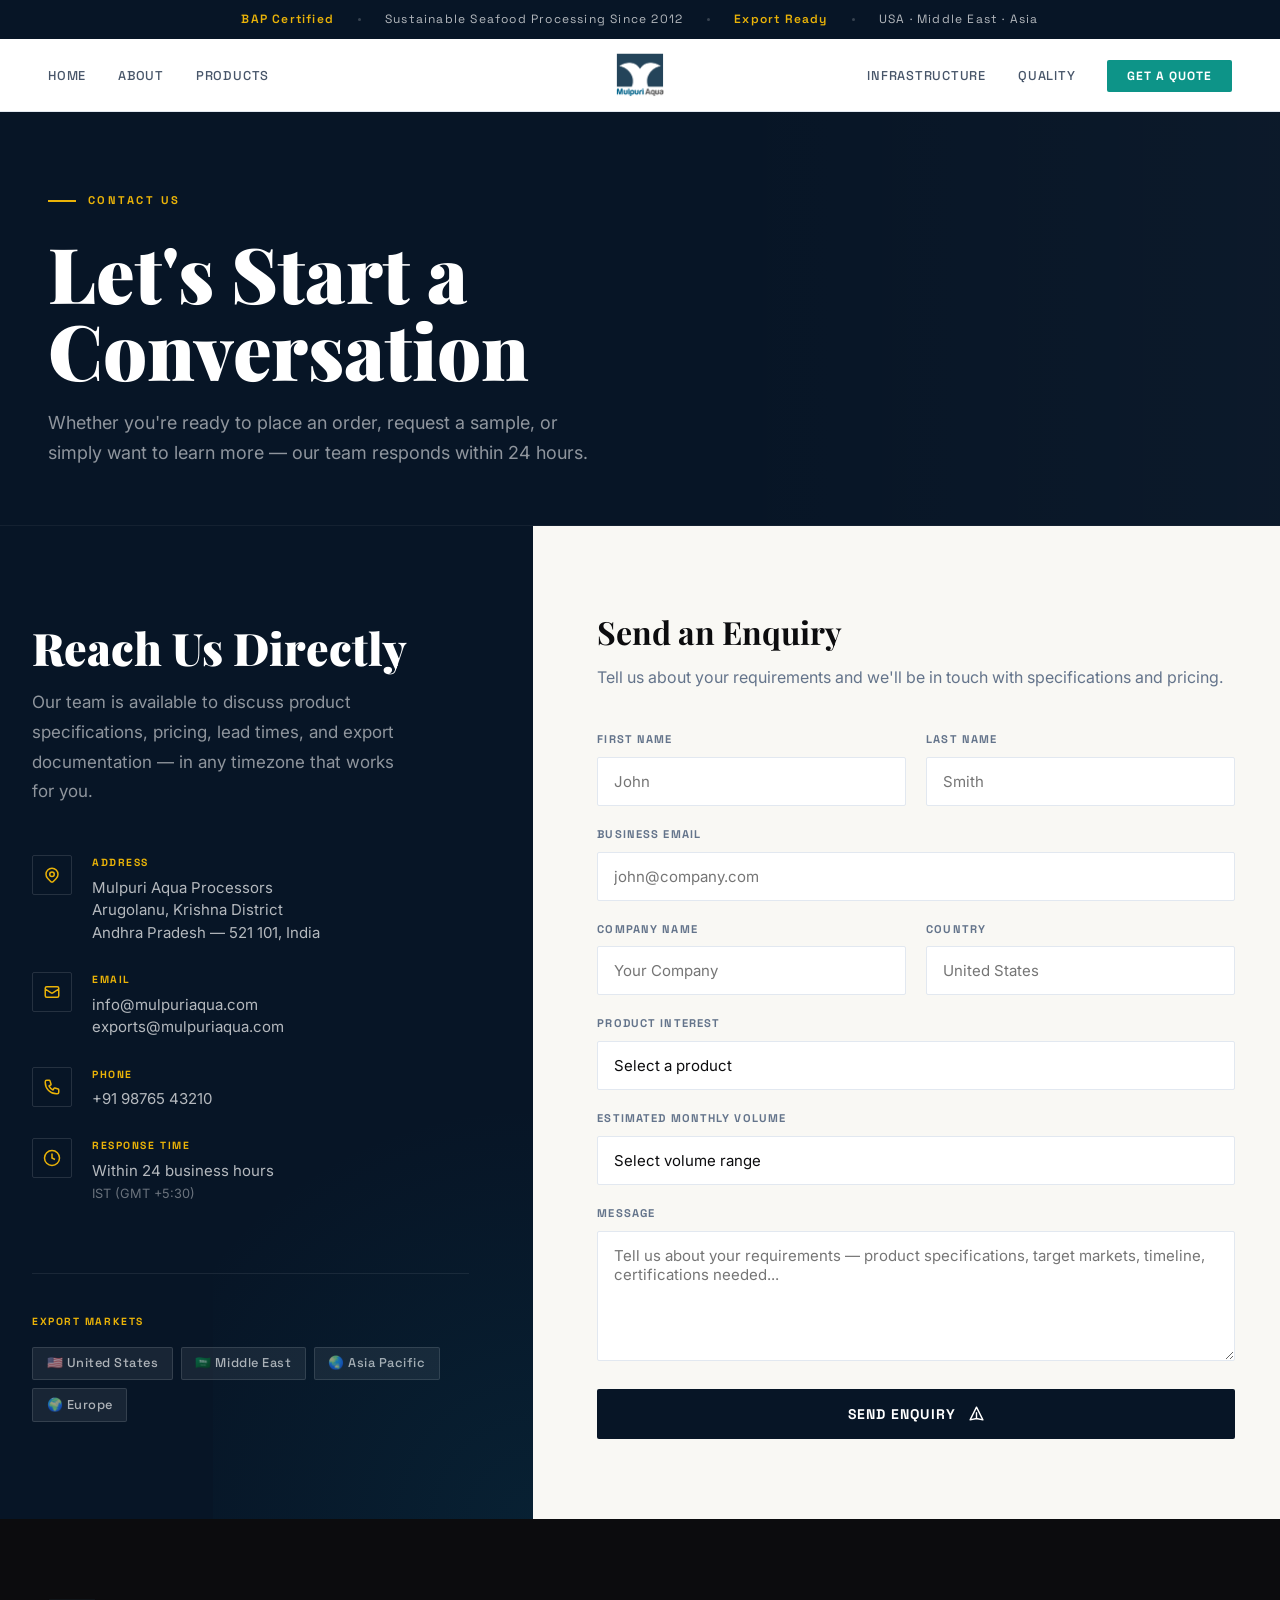
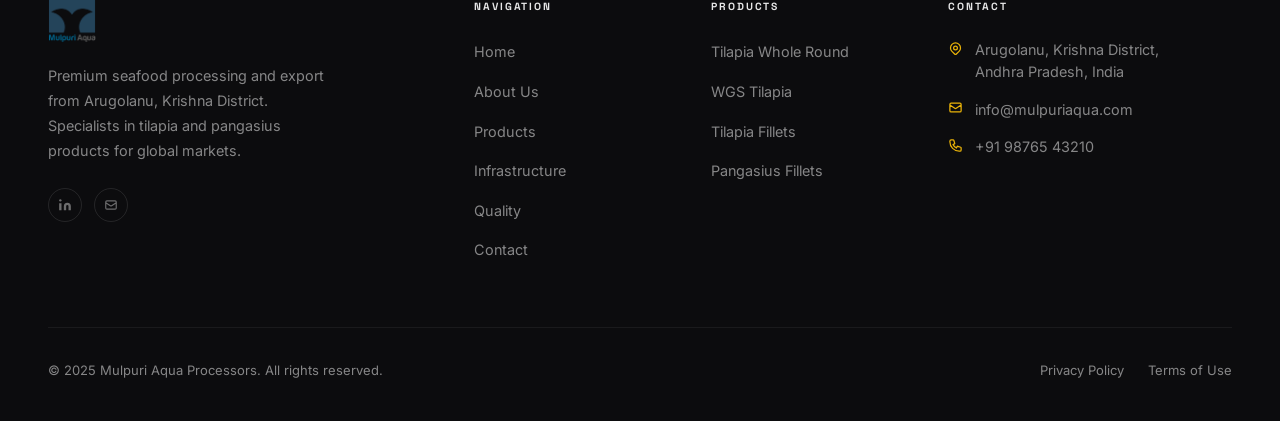
<file: contact.html>
<!DOCTYPE html>
<html lang="en">
<head>
  <meta charset="UTF-8" />
  <meta name="viewport" content="width=device-width, initial-scale=1.0" />
  <title>Contact — Mulpuri Aqua Processors</title>
  <link rel="icon" href="images/favicon.ico" />
  <link rel="stylesheet" href="css/style.css" />
</head>
<body>

  <!-- ANNOUNCEMENT BAR -->
  <div class="announce-bar">
    <span>BAP Certified</span>
    <div class="announce-dot"></div>
    Sustainable Seafood Processing Since 2012
    <div class="announce-dot"></div>
    <span>Export Ready</span>
    <div class="announce-dot"></div>
    USA · Middle East · Asia
  </div>

  <!-- NAVIGATION -->
  <nav class="nav">
    <div class="nav-inner">
      <ul class="nav-links-left">
        <li><a href="index.html" class="nav-link">Home</a></li>
        <li><a href="about.html" class="nav-link">About</a></li>
        <li><a href="products.html" class="nav-link">Products</a></li>
      </ul>
      <div class="nav-logo-center">
        <a href="index.html">
          <img src="images/MulpuriAqua-Logo.png" alt="Mulpuri Aqua Processors" />
        </a>
      </div>
      <ul class="nav-links-right">
        <li><a href="infrastructure.html" class="nav-link">Infrastructure</a></li>
        <li><a href="quality.html" class="nav-link">Quality</a></li>
        <li><a href="contact.html" class="nav-cta active" style="background:var(--teal);">Get a Quote</a></li>
      </ul>
      <button class="hamburger" id="hamburger" aria-label="Open menu">
        <span></span><span></span><span></span>
      </button>
    </div>
  </nav>

  <!-- MOBILE OVERLAY -->
  <div class="mobile-overlay" id="mobileOverlay">
    <button class="mobile-close" id="mobileClose">&times;</button>
    <a href="index.html" class="nav-link">Home</a>
    <a href="about.html" class="nav-link">About</a>
    <a href="products.html" class="nav-link">Products</a>
    <a href="infrastructure.html" class="nav-link">Infrastructure</a>
    <a href="quality.html" class="nav-link">Quality</a>
    <a href="contact.html" class="nav-link">Contact</a>
  </div>

  <!-- INNER HERO (compact) -->
  <section class="inner-hero" style="padding: 5rem 0 3.5rem;">
    <div class="wrap">
      <div class="inner-hero-eyebrow">Contact Us</div>
      <h1>Let's Start a Conversation</h1>
      <p>Whether you're ready to place an order, request a sample, or simply want to learn more — our team responds within 24 hours.</p>
    </div>
  </section>

  <!-- CONTACT SPLIT -->
  <div class="contact-split">
    <!-- LEFT: Details -->
    <div class="contact-left">
      <h2>Reach Us Directly</h2>
      <p>Our team is available to discuss product specifications, pricing, lead times, and export documentation — in any timezone that works for you.</p>

      <div class="contact-detail">
        <div class="c-detail-icon">
          <svg fill="none" viewBox="0 0 24 24" stroke="currentColor" stroke-width="2"><path stroke-linecap="round" stroke-linejoin="round" d="M17.657 16.657L13.414 20.9a1.998 1.998 0 01-2.827 0l-4.244-4.243a8 8 0 1111.314 0z"/><path stroke-linecap="round" stroke-linejoin="round" d="M15 11a3 3 0 11-6 0 3 3 0 016 0z"/></svg>
        </div>
        <div>
          <div class="c-detail-label">Address</div>
          <div class="c-detail-value">
            Mulpuri Aqua Processors<br />
            Arugolanu, Krishna District<br />
            Andhra Pradesh — 521 101, India
          </div>
        </div>
      </div>

      <div class="contact-detail">
        <div class="c-detail-icon">
          <svg fill="none" viewBox="0 0 24 24" stroke="currentColor" stroke-width="2"><path stroke-linecap="round" stroke-linejoin="round" d="M3 8l7.89 5.26a2 2 0 002.22 0L21 8M5 19h14a2 2 0 002-2V7a2 2 0 00-2-2H5a2 2 0 00-2 2v10a2 2 0 002 2z"/></svg>
        </div>
        <div>
          <div class="c-detail-label">Email</div>
          <div class="c-detail-value">
            <a href="mailto:info@mulpuriaqua.com">info@mulpuriaqua.com</a><br />
            <a href="mailto:exports@mulpuriaqua.com">exports@mulpuriaqua.com</a>
          </div>
        </div>
      </div>

      <div class="contact-detail">
        <div class="c-detail-icon">
          <svg fill="none" viewBox="0 0 24 24" stroke="currentColor" stroke-width="2"><path stroke-linecap="round" stroke-linejoin="round" d="M3 5a2 2 0 012-2h3.28a1 1 0 01.948.684l1.498 4.493a1 1 0 01-.502 1.21l-2.257 1.13a11.042 11.042 0 005.516 5.516l1.13-2.257a1 1 0 011.21-.502l4.493 1.498a1 1 0 01.684.949V19a2 2 0 01-2 2h-1C9.716 21 3 14.284 3 6V5z"/></svg>
        </div>
        <div>
          <div class="c-detail-label">Phone</div>
          <div class="c-detail-value">
            <a href="tel:+919876543210">+91 98765 43210</a>
          </div>
        </div>
      </div>

      <div class="contact-detail">
        <div class="c-detail-icon">
          <svg fill="none" viewBox="0 0 24 24" stroke="currentColor" stroke-width="2"><circle cx="12" cy="12" r="10"/><polyline points="12 6 12 12 16 14"/></svg>
        </div>
        <div>
          <div class="c-detail-label">Response Time</div>
          <div class="c-detail-value">Within 24 business hours<br /><span style="font-size:0.8rem;color:rgba(255,255,255,0.4);">IST (GMT +5:30)</span></div>
        </div>
      </div>

      <div style="margin-top: 2.5rem; padding-top: 2.5rem; border-top: 1px solid rgba(255,255,255,0.08);">
        <div class="c-detail-label" style="margin-bottom: 1rem;">Export Markets</div>
        <div style="display:flex;flex-wrap:wrap;gap:0.5rem;">
          <span style="padding:0.35rem 0.85rem;background:rgba(255,255,255,0.07);border:1px solid rgba(255,255,255,0.12);border-radius:2px;font-size:0.8rem;color:rgba(255,255,255,0.65);font-family:var(--font-head);font-weight:500;letter-spacing:0.04em;">🇺🇸 United States</span>
          <span style="padding:0.35rem 0.85rem;background:rgba(255,255,255,0.07);border:1px solid rgba(255,255,255,0.12);border-radius:2px;font-size:0.8rem;color:rgba(255,255,255,0.65);font-family:var(--font-head);font-weight:500;letter-spacing:0.04em;">🇸🇦 Middle East</span>
          <span style="padding:0.35rem 0.85rem;background:rgba(255,255,255,0.07);border:1px solid rgba(255,255,255,0.12);border-radius:2px;font-size:0.8rem;color:rgba(255,255,255,0.65);font-family:var(--font-head);font-weight:500;letter-spacing:0.04em;">🌏 Asia Pacific</span>
          <span style="padding:0.35rem 0.85rem;background:rgba(255,255,255,0.07);border:1px solid rgba(255,255,255,0.12);border-radius:2px;font-size:0.8rem;color:rgba(255,255,255,0.65);font-family:var(--font-head);font-weight:500;letter-spacing:0.04em;">🌍 Europe</span>
        </div>
      </div>
    </div>

    <!-- RIGHT: Form -->
    <div class="contact-right">
      <h3>Send an Enquiry</h3>
      <p class="sub">Tell us about your requirements and we'll be in touch with specifications and pricing.</p>

      <form action="#" method="POST">
        <div class="form-row">
          <div class="form-group">
            <label class="form-label" for="first-name">First Name</label>
            <input class="form-input" type="text" id="first-name" name="first_name" placeholder="John" required />
          </div>
          <div class="form-group">
            <label class="form-label" for="last-name">Last Name</label>
            <input class="form-input" type="text" id="last-name" name="last_name" placeholder="Smith" required />
          </div>
        </div>

        <div class="form-group">
          <label class="form-label" for="email">Business Email</label>
          <input class="form-input" type="email" id="email" name="email" placeholder="john@company.com" required />
        </div>

        <div class="form-row">
          <div class="form-group">
            <label class="form-label" for="company">Company Name</label>
            <input class="form-input" type="text" id="company" name="company" placeholder="Your Company" />
          </div>
          <div class="form-group">
            <label class="form-label" for="country">Country</label>
            <input class="form-input" type="text" id="country" name="country" placeholder="United States" />
          </div>
        </div>

        <div class="form-group">
          <label class="form-label" for="product">Product Interest</label>
          <select class="form-select" id="product" name="product">
            <option value="" disabled selected>Select a product</option>
            <option value="tilapia-whole">Tilapia Whole Round</option>
            <option value="tilapia-wgs">WGS Tilapia</option>
            <option value="tilapia-fillet-skinless">Tilapia Fillet — Skinless</option>
            <option value="tilapia-fillet-skinon">Tilapia Fillet — Skin-On</option>
            <option value="tilapia-fillet-deepskinned">Tilapia Fillet — Deep-Skinned</option>
            <option value="pangasius">Pangasius Fillets</option>
            <option value="multiple">Multiple Products</option>
            <option value="other">Other / General Enquiry</option>
          </select>
        </div>

        <div class="form-group">
          <label class="form-label" for="volume">Estimated Monthly Volume</label>
          <select class="form-select" id="volume" name="volume">
            <option value="" disabled selected>Select volume range</option>
            <option value="trial">Trial Shipment (1–5 MT)</option>
            <option value="small">5–20 MT / Month</option>
            <option value="medium">20–50 MT / Month</option>
            <option value="large">50–100 MT / Month</option>
            <option value="xlarge">100+ MT / Month</option>
          </select>
        </div>

        <div class="form-group">
          <label class="form-label" for="message">Message</label>
          <textarea class="form-textarea" id="message" name="message" placeholder="Tell us about your requirements — product specifications, target markets, timeline, certifications needed..."></textarea>
        </div>

        <button type="submit" class="submit-btn">
          Send Enquiry
          <svg fill="none" viewBox="0 0 24 24" stroke="currentColor" stroke-width="2"><path stroke-linecap="round" stroke-linejoin="round" d="M12 19l9 2-9-18-9 18 9-2zm0 0v-8"/></svg>
        </button>
      </form>
    </div>
  </div>

  <!-- FOOTER -->
  <footer class="footer-v2">
    <div class="wrap">
      <div class="footer-v2-grid">
        <div>
          <img src="images/MulpuriAquaLogo.png" alt="Mulpuri Aqua Processors" class="footer-v2-logo" />
          <p class="footer-v2-about">Premium seafood processing and export from Arugolanu, Krishna District. Specialists in tilapia and pangasius products for global markets.</p>
          <div class="footer-v2-social">
            <a href="#" aria-label="LinkedIn"><svg fill="currentColor" viewBox="0 0 24 24"><path d="M16 8a6 6 0 0 1 6 6v7h-4v-7a2 2 0 0 0-2-2 2 2 0 0 0-2 2v7h-4v-7a6 6 0 0 1 6-6z"/><rect x="2" y="9" width="4" height="12"/><circle cx="4" cy="4" r="2"/></svg></a>
            <a href="#" aria-label="Email"><svg fill="none" viewBox="0 0 24 24" stroke="currentColor" stroke-width="2"><path stroke-linecap="round" stroke-linejoin="round" d="M3 8l7.89 5.26a2 2 0 002.22 0L21 8M5 19h14a2 2 0 002-2V7a2 2 0 00-2-2H5a2 2 0 00-2 2v10a2 2 0 002 2z"/></svg></a>
          </div>
        </div>
        <div>
          <div class="footer-v2-head">Navigation</div>
          <ul class="footer-v2-links">
            <li><a href="index.html" class="footer-v2-link">Home</a></li>
            <li><a href="about.html" class="footer-v2-link">About Us</a></li>
            <li><a href="products.html" class="footer-v2-link">Products</a></li>
            <li><a href="infrastructure.html" class="footer-v2-link">Infrastructure</a></li>
            <li><a href="quality.html" class="footer-v2-link">Quality</a></li>
            <li><a href="contact.html" class="footer-v2-link">Contact</a></li>
          </ul>
        </div>
        <div>
          <div class="footer-v2-head">Products</div>
          <ul class="footer-v2-links">
            <li><a href="products.html" class="footer-v2-link">Tilapia Whole Round</a></li>
            <li><a href="products.html" class="footer-v2-link">WGS Tilapia</a></li>
            <li><a href="products.html" class="footer-v2-link">Tilapia Fillets</a></li>
            <li><a href="products.html" class="footer-v2-link">Pangasius Fillets</a></li>
          </ul>
        </div>
        <div>
          <div class="footer-v2-head">Contact</div>
          <div class="footer-v2-contact-row">
            <svg fill="none" viewBox="0 0 24 24" stroke="currentColor" stroke-width="2"><path stroke-linecap="round" stroke-linejoin="round" d="M17.657 16.657L13.414 20.9a1.998 1.998 0 01-2.827 0l-4.244-4.243a8 8 0 1111.314 0z"/><path stroke-linecap="round" stroke-linejoin="round" d="M15 11a3 3 0 11-6 0 3 3 0 016 0z"/></svg>
            <span>Arugolanu, Krishna District,<br />Andhra Pradesh, India</span>
          </div>
          <div class="footer-v2-contact-row">
            <svg fill="none" viewBox="0 0 24 24" stroke="currentColor" stroke-width="2"><path stroke-linecap="round" stroke-linejoin="round" d="M3 8l7.89 5.26a2 2 0 002.22 0L21 8M5 19h14a2 2 0 002-2V7a2 2 0 00-2-2H5a2 2 0 00-2 2v10a2 2 0 002 2z"/></svg>
            <a href="mailto:info@mulpuriaqua.com">info@mulpuriaqua.com</a>
          </div>
          <div class="footer-v2-contact-row">
            <svg fill="none" viewBox="0 0 24 24" stroke="currentColor" stroke-width="2"><path stroke-linecap="round" stroke-linejoin="round" d="M3 5a2 2 0 012-2h3.28a1 1 0 01.948.684l1.498 4.493a1 1 0 01-.502 1.21l-2.257 1.13a11.042 11.042 0 005.516 5.516l1.13-2.257a1 1 0 011.21-.502l4.493 1.498a1 1 0 01.684.949V19a2 2 0 01-2 2h-1C9.716 21 3 14.284 3 6V5z"/></svg>
            <a href="tel:+919876543210">+91 98765 43210</a>
          </div>
        </div>
      </div>
      <div class="footer-v2-bottom">
        <span>© 2025 Mulpuri Aqua Processors. All rights reserved.</span>
        <div class="footer-v2-bottom-links">
          <a href="#">Privacy Policy</a>
          <a href="#">Terms of Use</a>
        </div>
      </div>
    </div>
  </footer>

  <script>
    const hamburger = document.getElementById('hamburger');
    const overlay   = document.getElementById('mobileOverlay');
    const close     = document.getElementById('mobileClose');
    hamburger.addEventListener('click', () => overlay.classList.add('open'));
    close.addEventListener('click', () => overlay.classList.remove('open'));
  </script>
</body>
</html>
</file>
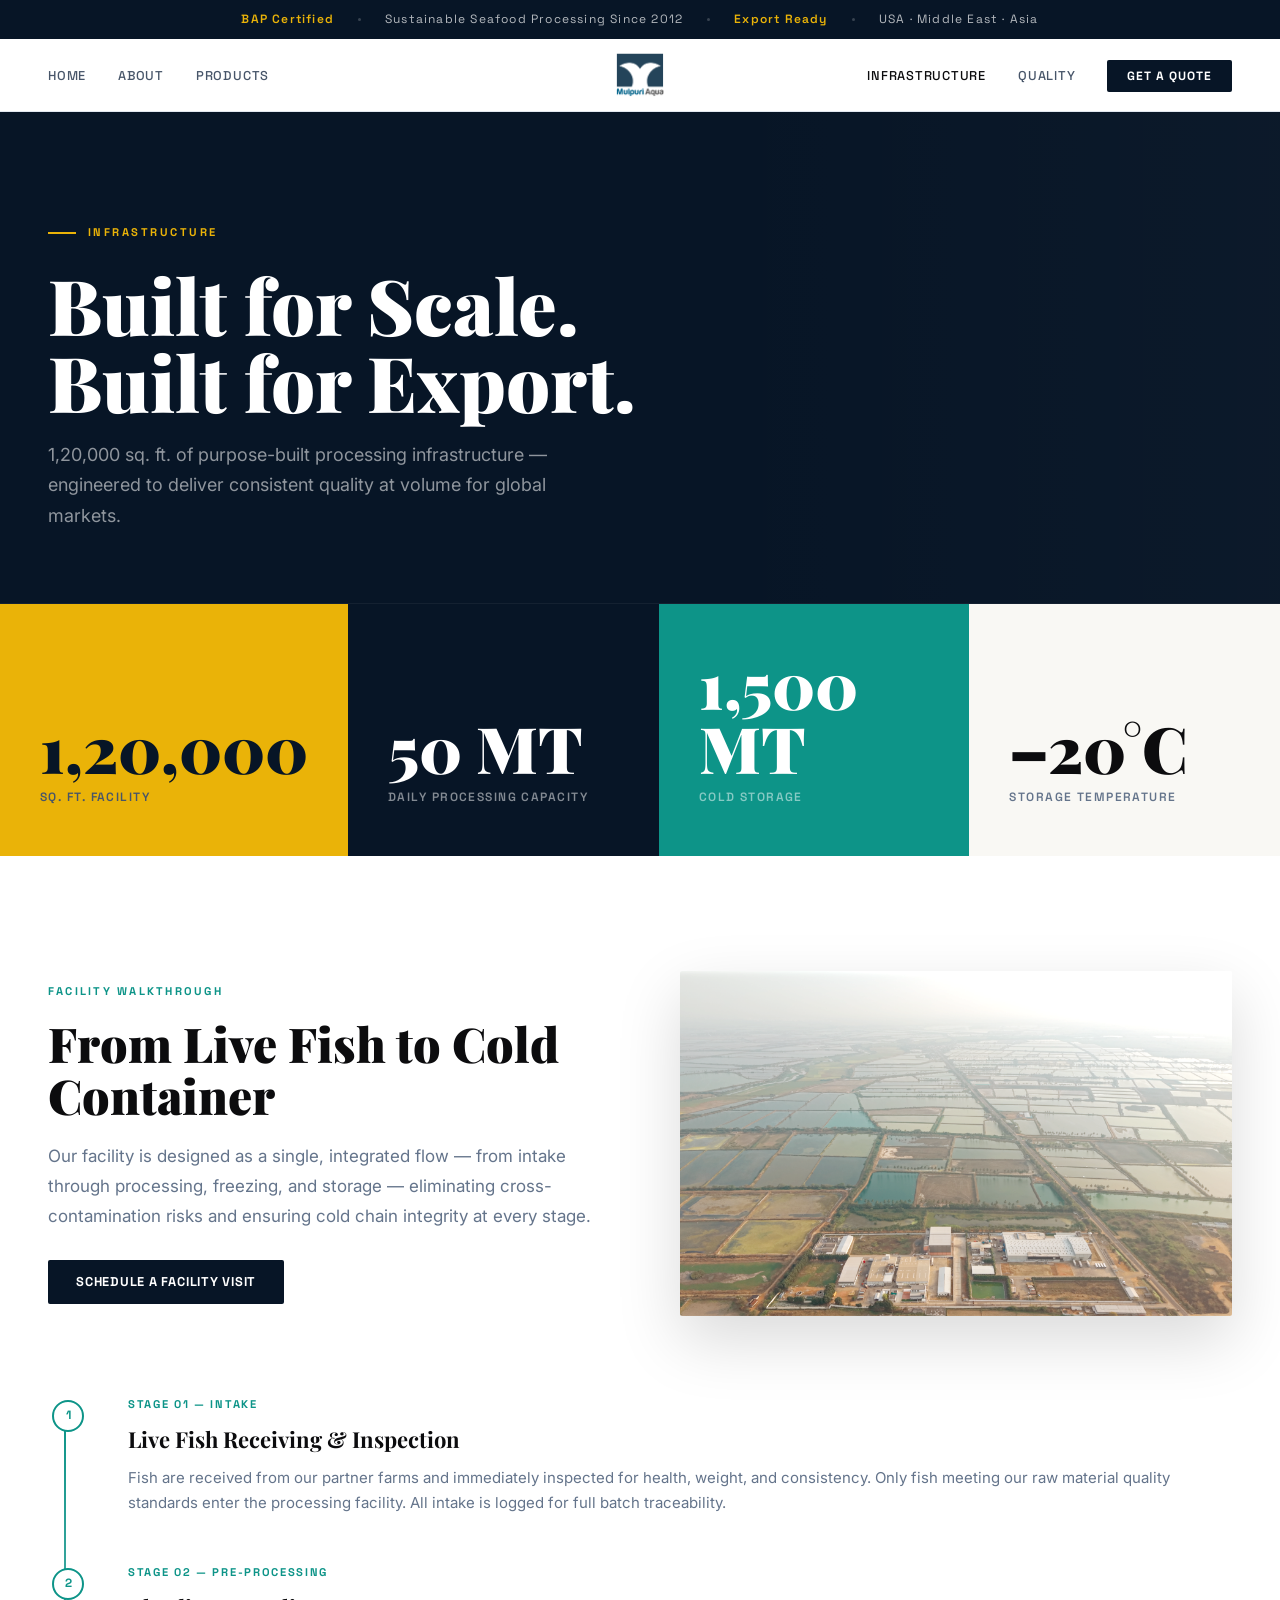
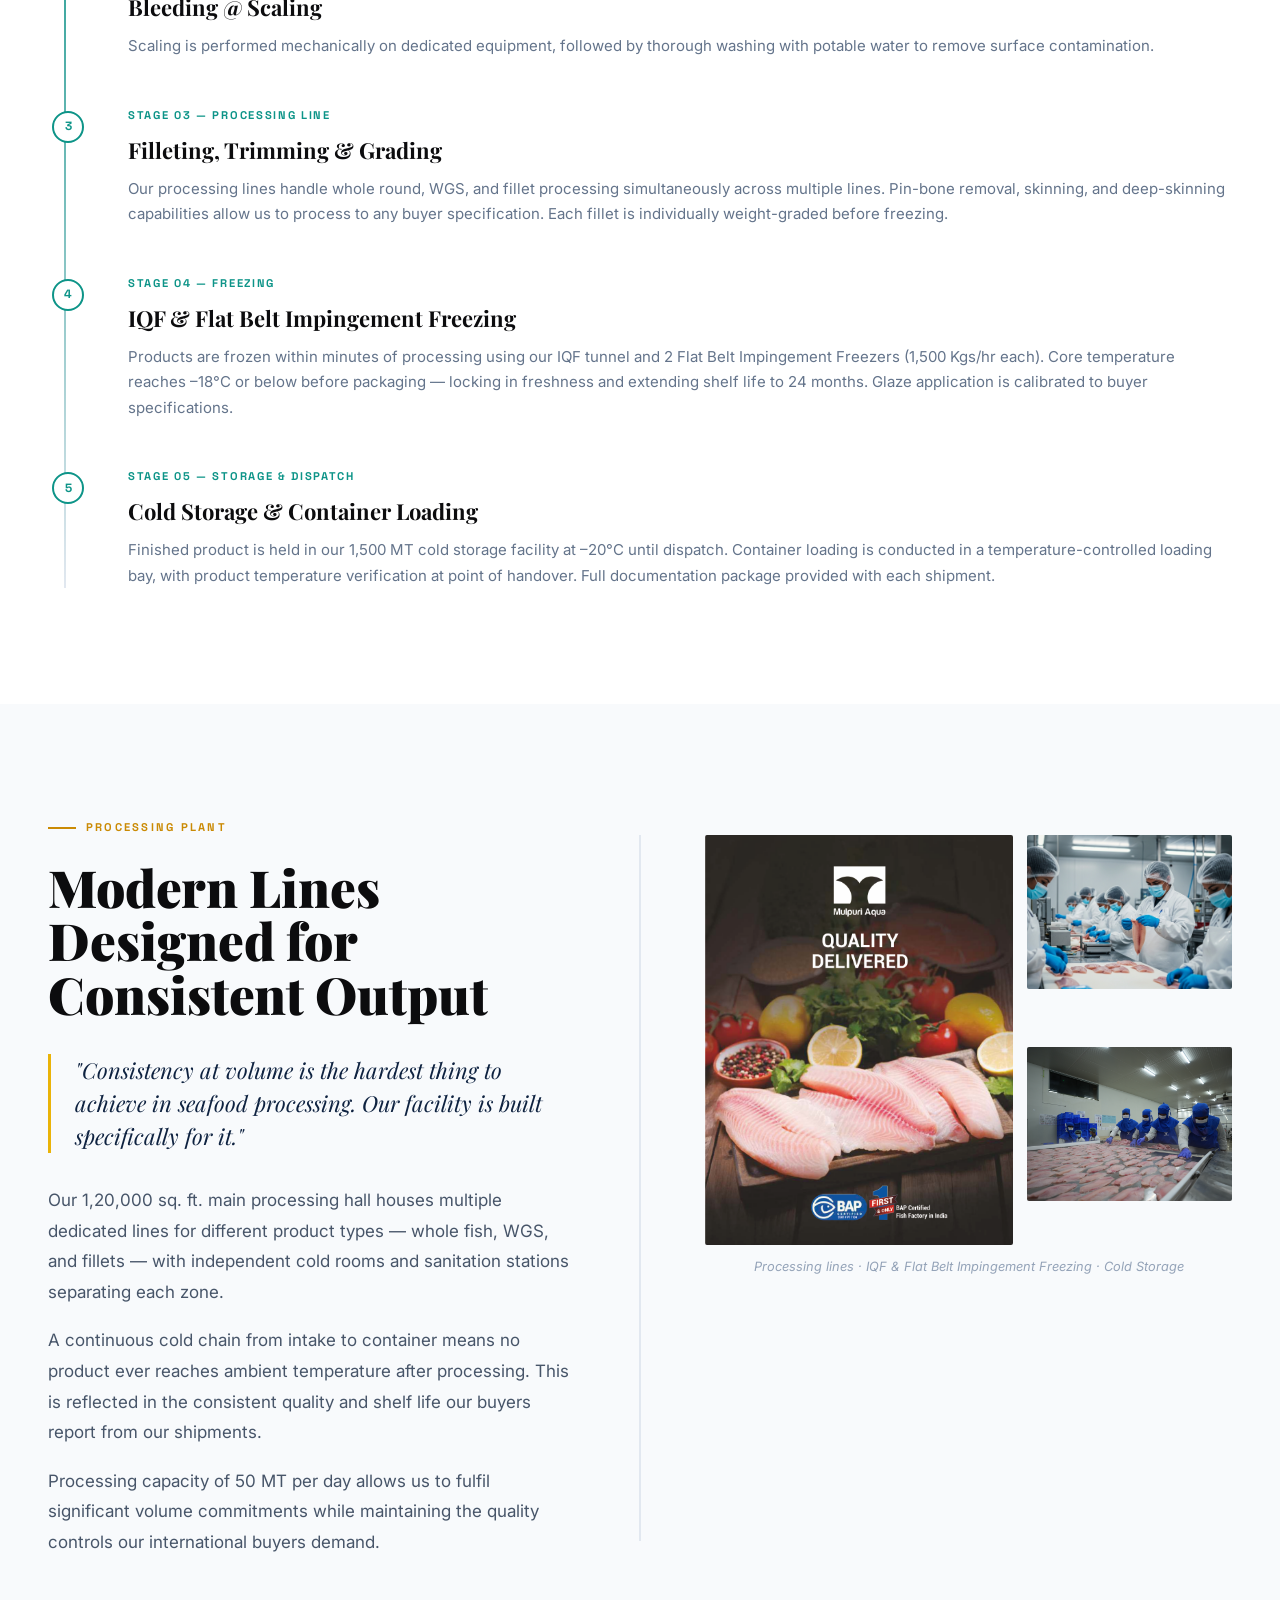
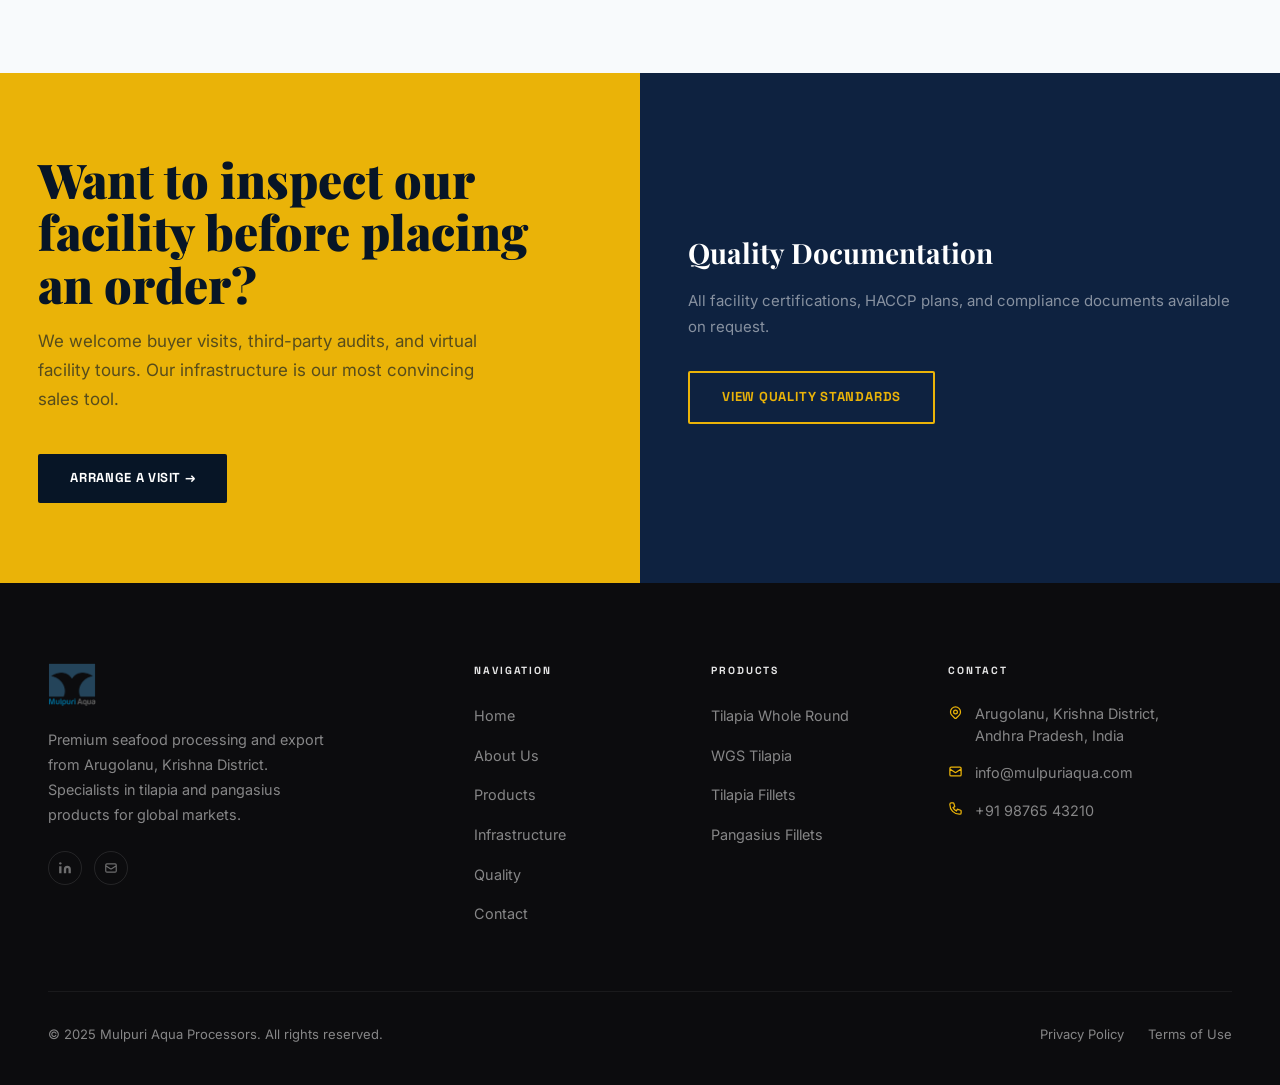
<file: infrastructure.html>
<!DOCTYPE html>
<html lang="en">
<head>
  <meta charset="UTF-8" />
  <meta name="viewport" content="width=device-width, initial-scale=1.0" />
  <title>Infrastructure — Mulpuri Aqua Processors</title>
  <link rel="icon" href="images/favicon.ico" />
  <link rel="stylesheet" href="css/style.css" />
</head>
<body>

  <!-- ANNOUNCEMENT BAR -->
  <div class="announce-bar">
    <span>BAP Certified</span>
    <div class="announce-dot"></div>
    Sustainable Seafood Processing Since 2012
    <div class="announce-dot"></div>
    <span>Export Ready</span>
    <div class="announce-dot"></div>
    USA · Middle East · Asia
  </div>

  <!-- NAVIGATION -->
  <nav class="nav">
    <div class="nav-inner">
      <ul class="nav-links-left">
        <li><a href="index.html" class="nav-link">Home</a></li>
        <li><a href="about.html" class="nav-link">About</a></li>
        <li><a href="products.html" class="nav-link">Products</a></li>
      </ul>
      <div class="nav-logo-center">
        <a href="index.html">
          <img src="images/MulpuriAqua-Logo.png" alt="Mulpuri Aqua Processors" />
        </a>
      </div>
      <ul class="nav-links-right">
        <li><a href="infrastructure.html" class="nav-link active">Infrastructure</a></li>
        <li><a href="quality.html" class="nav-link">Quality</a></li>
        <li><a href="contact.html" class="nav-cta">Get a Quote</a></li>
      </ul>
      <button class="hamburger" id="hamburger" aria-label="Open menu">
        <span></span><span></span><span></span>
      </button>
    </div>
  </nav>

  <!-- MOBILE OVERLAY -->
  <div class="mobile-overlay" id="mobileOverlay">
    <button class="mobile-close" id="mobileClose">&times;</button>
    <a href="index.html" class="nav-link">Home</a>
    <a href="about.html" class="nav-link">About</a>
    <a href="products.html" class="nav-link">Products</a>
    <a href="infrastructure.html" class="nav-link">Infrastructure</a>
    <a href="quality.html" class="nav-link">Quality</a>
    <a href="contact.html" class="nav-link">Contact</a>
  </div>

  <!-- INNER HERO -->
  <section class="inner-hero">
    <div class="wrap">
      <div class="inner-hero-eyebrow">Infrastructure</div>
      <h1>Built for Scale.<br />Built for Export.</h1>
      <p>1,20,000 sq. ft. of purpose-built processing infrastructure — engineered to deliver consistent quality at volume for global markets.</p>
    </div>
  </section>

  <!-- STATS MOSAIC -->
  <div class="stats-mosaic">
    <div class="stat-block stat-block-gold c-navy">
      <div class="stat-big">1,20,000</div>
      <div class="stat-lbl-big">Sq. Ft. Facility</div>
    </div>
    <div class="stat-block stat-block-dark c-white">
      <div class="stat-big">50 MT</div>
      <div class="stat-lbl-big">Daily Processing Capacity</div>
    </div>
    <div class="stat-block stat-block-teal c-white">
      <div class="stat-big">1,500 MT</div>
      <div class="stat-lbl-big">Cold Storage</div>
    </div>
    <div class="stat-block stat-block-light c-dark">
      <div class="stat-big">–20°C</div>
      <div class="stat-lbl-big">Storage Temperature</div>
    </div>
  </div>

  <!-- TIMELINE — FACILITY WALKTHROUGH -->
  <section class="timeline-section">
    <div class="wrap">
      <div class="timeline-intro">
        <div class="timeline-intro-text">
          <div style="font-family:var(--font-head);font-size:0.7rem;font-weight:700;letter-spacing:0.2em;text-transform:uppercase;color:var(--teal);margin-bottom:1rem;">Facility Walkthrough</div>
          <h2 style="font-family:var(--font-serif);font-size:clamp(2rem,4vw,3rem);font-weight:900;color:var(--ink);line-height:1.1;margin-bottom:1.25rem;">From Live Fish to Cold Container</h2>
          <p style="font-size:1.0625rem;color:var(--slate-500);line-height:1.75;margin-bottom:1.75rem;">Our facility is designed as a single, integrated flow — from intake through processing, freezing, and storage — eliminating cross-contamination risks and ensuring cold chain integrity at every stage.</p>
          <a href="contact.html" style="display:inline-flex;align-items:center;gap:0.5rem;padding:0.75rem 1.75rem;background:var(--navy);color:white;font-family:var(--font-head);font-size:0.8rem;font-weight:700;letter-spacing:0.06em;text-transform:uppercase;border-radius:2px;">Schedule a Facility Visit</a>
        </div>
        <div class="timeline-intro-img">
          <img src="images/MulpuriAquaFactoryOverview.png" alt="Factory Overview" />
        </div>
      </div>

      <div class="timeline">
        <div class="timeline-item">
          <div class="timeline-dot">1</div>
          <div class="timeline-step">Stage 01 — Intake</div>
          <h3>Live Fish Receiving & Inspection</h3>
          <p>Fish are received from our partner farms and immediately inspected for health, weight, and consistency. Only fish meeting our raw material quality standards enter the processing facility. All intake is logged for full batch traceability.</p>
        </div>

        <div class="timeline-item">
          <div class="timeline-dot">2</div>
          <div class="timeline-step">Stage 02 — Pre-Processing</div>
          <h3>Bleeding @ Scaling</h3>
          <p>Scaling is performed mechanically on dedicated equipment, followed by thorough washing with potable water to remove surface contamination.</p>
        </div>

        <div class="timeline-item">
          <div class="timeline-dot">3</div>
          <div class="timeline-step">Stage 03 — Processing Line</div>
          <h3>Filleting, Trimming & Grading</h3>
          <p>Our processing lines handle whole round, WGS, and fillet processing simultaneously across multiple lines. Pin-bone removal, skinning, and deep-skinning capabilities allow us to process to any buyer specification. Each fillet is individually weight-graded before freezing.</p>
        </div>

        <div class="timeline-item">
          <div class="timeline-dot">4</div>
          <div class="timeline-step">Stage 04 — Freezing</div>
          <h3>IQF & Flat Belt Impingement Freezing</h3>
          <p>Products are frozen within minutes of processing using our IQF tunnel and 2 Flat Belt Impingement Freezers (1,500 Kgs/hr each). Core temperature reaches –18°C or below before packaging — locking in freshness and extending shelf life to 24 months. Glaze application is calibrated to buyer specifications.</p>
        </div>

        <div class="timeline-item">
          <div class="timeline-dot">5</div>
          <div class="timeline-step">Stage 05 — Storage & Dispatch</div>
          <h3>Cold Storage & Container Loading</h3>
          <p>Finished product is held in our 1,500 MT cold storage facility at –20°C until dispatch. Container loading is conducted in a temperature-controlled loading bay, with product temperature verification at point of handover. Full documentation package provided with each shipment.</p>
        </div>
      </div>
    </div>
  </section>

  <!-- MAGAZINE LAYOUT — Facility Detail -->
  <section class="about-mag" style="background: var(--slate-50);">
    <div class="wrap">
      <div class="about-mag-grid">
        <div class="about-mag-left">
          <div class="about-mag-overline">Processing Plant</div>
          <h2>Modern Lines Designed for Consistent Output</h2>
          <blockquote class="about-mag-pullquote">
            "Consistency at volume is the hardest thing to achieve in seafood processing. Our facility is built specifically for it."
          </blockquote>
          <div class="about-mag-body">
            <p>Our 1,20,000 sq. ft. main processing hall houses multiple dedicated lines for different product types — whole fish, WGS, and fillets — with independent cold rooms and sanitation stations separating each zone.</p>
            <p>A continuous cold chain from intake to container means no product ever reaches ambient temperature after processing. This is reflected in the consistent quality and shelf life our buyers report from our shipments.</p>
            <p>Processing capacity of 50 MT per day allows us to fulfil significant volume commitments while maintaining the quality controls our international buyers demand.</p>
          </div>
        </div>
        <div class="about-mag-divider"></div>
        <div class="about-mag-right">
          <div class="about-mag-img-stack">
            <div class="about-img-big">
              <img src="images/MulpuriAquaProcessing.png" alt="Processing Floor" />
            </div>
            <div class="about-img-sm">
              <img src="images/MulpuriAquaProcessing-line.png" alt="Processing Line" />
            </div>
            <div class="about-img-sm">
              <img src="images/MulpuriAquaFreez.jpg" alt="Freezing Unit" />
            </div>
          </div>
          <p class="about-img-caption">Processing lines · IQF & Flat Belt Impingement Freezing · Cold Storage</p>
        </div>
      </div>
    </div>
  </section>

  <!-- CTA SPLIT -->
  <div class="cta-split">
    <div class="cta-left">
      <h2>Want to inspect our facility before placing an order?</h2>
      <p>We welcome buyer visits, third-party audits, and virtual facility tours. Our infrastructure is our most convincing sales tool.</p>
      <a href="contact.html" style="display:inline-flex;align-items:center;gap:0.5rem;padding:0.875rem 2rem;background:var(--navy);color:white;font-family:var(--font-head);font-size:0.8125rem;font-weight:700;letter-spacing:0.05em;text-transform:uppercase;border-radius:2px;width:fit-content;">
        Arrange a Visit →
      </a>
    </div>
    <div class="cta-right">
      <h3>Quality Documentation</h3>
      <p>All facility certifications, HACCP plans, and compliance documents available on request.</p>
      <a href="quality.html" class="btn-outlined-gold">View Quality Standards</a>
    </div>
  </div>

  <!-- FOOTER -->
  <footer class="footer-v2">
    <div class="wrap">
      <div class="footer-v2-grid">
        <div>
          <img src="images/MulpuriAquaLogo.png" alt="Mulpuri Aqua Processors" class="footer-v2-logo" />
          <p class="footer-v2-about">Premium seafood processing and export from Arugolanu, Krishna District. Specialists in tilapia and pangasius products for global markets.</p>
          <div class="footer-v2-social">
            <a href="#" aria-label="LinkedIn"><svg fill="currentColor" viewBox="0 0 24 24"><path d="M16 8a6 6 0 0 1 6 6v7h-4v-7a2 2 0 0 0-2-2 2 2 0 0 0-2 2v7h-4v-7a6 6 0 0 1 6-6z"/><rect x="2" y="9" width="4" height="12"/><circle cx="4" cy="4" r="2"/></svg></a>
            <a href="#" aria-label="Email"><svg fill="none" viewBox="0 0 24 24" stroke="currentColor" stroke-width="2"><path stroke-linecap="round" stroke-linejoin="round" d="M3 8l7.89 5.26a2 2 0 002.22 0L21 8M5 19h14a2 2 0 002-2V7a2 2 0 00-2-2H5a2 2 0 00-2 2v10a2 2 0 002 2z"/></svg></a>
          </div>
        </div>
        <div>
          <div class="footer-v2-head">Navigation</div>
          <ul class="footer-v2-links">
            <li><a href="index.html" class="footer-v2-link">Home</a></li>
            <li><a href="about.html" class="footer-v2-link">About Us</a></li>
            <li><a href="products.html" class="footer-v2-link">Products</a></li>
            <li><a href="infrastructure.html" class="footer-v2-link">Infrastructure</a></li>
            <li><a href="quality.html" class="footer-v2-link">Quality</a></li>
            <li><a href="contact.html" class="footer-v2-link">Contact</a></li>
          </ul>
        </div>
        <div>
          <div class="footer-v2-head">Products</div>
          <ul class="footer-v2-links">
            <li><a href="products.html" class="footer-v2-link">Tilapia Whole Round</a></li>
            <li><a href="products.html" class="footer-v2-link">WGS Tilapia</a></li>
            <li><a href="products.html" class="footer-v2-link">Tilapia Fillets</a></li>
            <li><a href="products.html" class="footer-v2-link">Pangasius Fillets</a></li>
          </ul>
        </div>
        <div>
          <div class="footer-v2-head">Contact</div>
          <div class="footer-v2-contact-row">
            <svg fill="none" viewBox="0 0 24 24" stroke="currentColor" stroke-width="2"><path stroke-linecap="round" stroke-linejoin="round" d="M17.657 16.657L13.414 20.9a1.998 1.998 0 01-2.827 0l-4.244-4.243a8 8 0 1111.314 0z"/><path stroke-linecap="round" stroke-linejoin="round" d="M15 11a3 3 0 11-6 0 3 3 0 016 0z"/></svg>
            <span>Arugolanu, Krishna District,<br />Andhra Pradesh, India</span>
          </div>
          <div class="footer-v2-contact-row">
            <svg fill="none" viewBox="0 0 24 24" stroke="currentColor" stroke-width="2"><path stroke-linecap="round" stroke-linejoin="round" d="M3 8l7.89 5.26a2 2 0 002.22 0L21 8M5 19h14a2 2 0 002-2V7a2 2 0 00-2-2H5a2 2 0 00-2 2v10a2 2 0 002 2z"/></svg>
            <a href="mailto:info@mulpuriaqua.com">info@mulpuriaqua.com</a>
          </div>
          <div class="footer-v2-contact-row">
            <svg fill="none" viewBox="0 0 24 24" stroke="currentColor" stroke-width="2"><path stroke-linecap="round" stroke-linejoin="round" d="M3 5a2 2 0 012-2h3.28a1 1 0 01.948.684l1.498 4.493a1 1 0 01-.502 1.21l-2.257 1.13a11.042 11.042 0 005.516 5.516l1.13-2.257a1 1 0 011.21-.502l4.493 1.498a1 1 0 01.684.949V19a2 2 0 01-2 2h-1C9.716 21 3 14.284 3 6V5z"/></svg>
            <a href="tel:+919876543210">+91 98765 43210</a>
          </div>
        </div>
      </div>
      <div class="footer-v2-bottom">
        <span>© 2025 Mulpuri Aqua Processors. All rights reserved.</span>
        <div class="footer-v2-bottom-links">
          <a href="#">Privacy Policy</a>
          <a href="#">Terms of Use</a>
        </div>
      </div>
    </div>
  </footer>

  <script>
    const hamburger = document.getElementById('hamburger');
    const overlay   = document.getElementById('mobileOverlay');
    const close     = document.getElementById('mobileClose');
    hamburger.addEventListener('click', () => overlay.classList.add('open'));
    close.addEventListener('click', () => overlay.classList.remove('open'));
  </script>
</body>
</html>
</file>
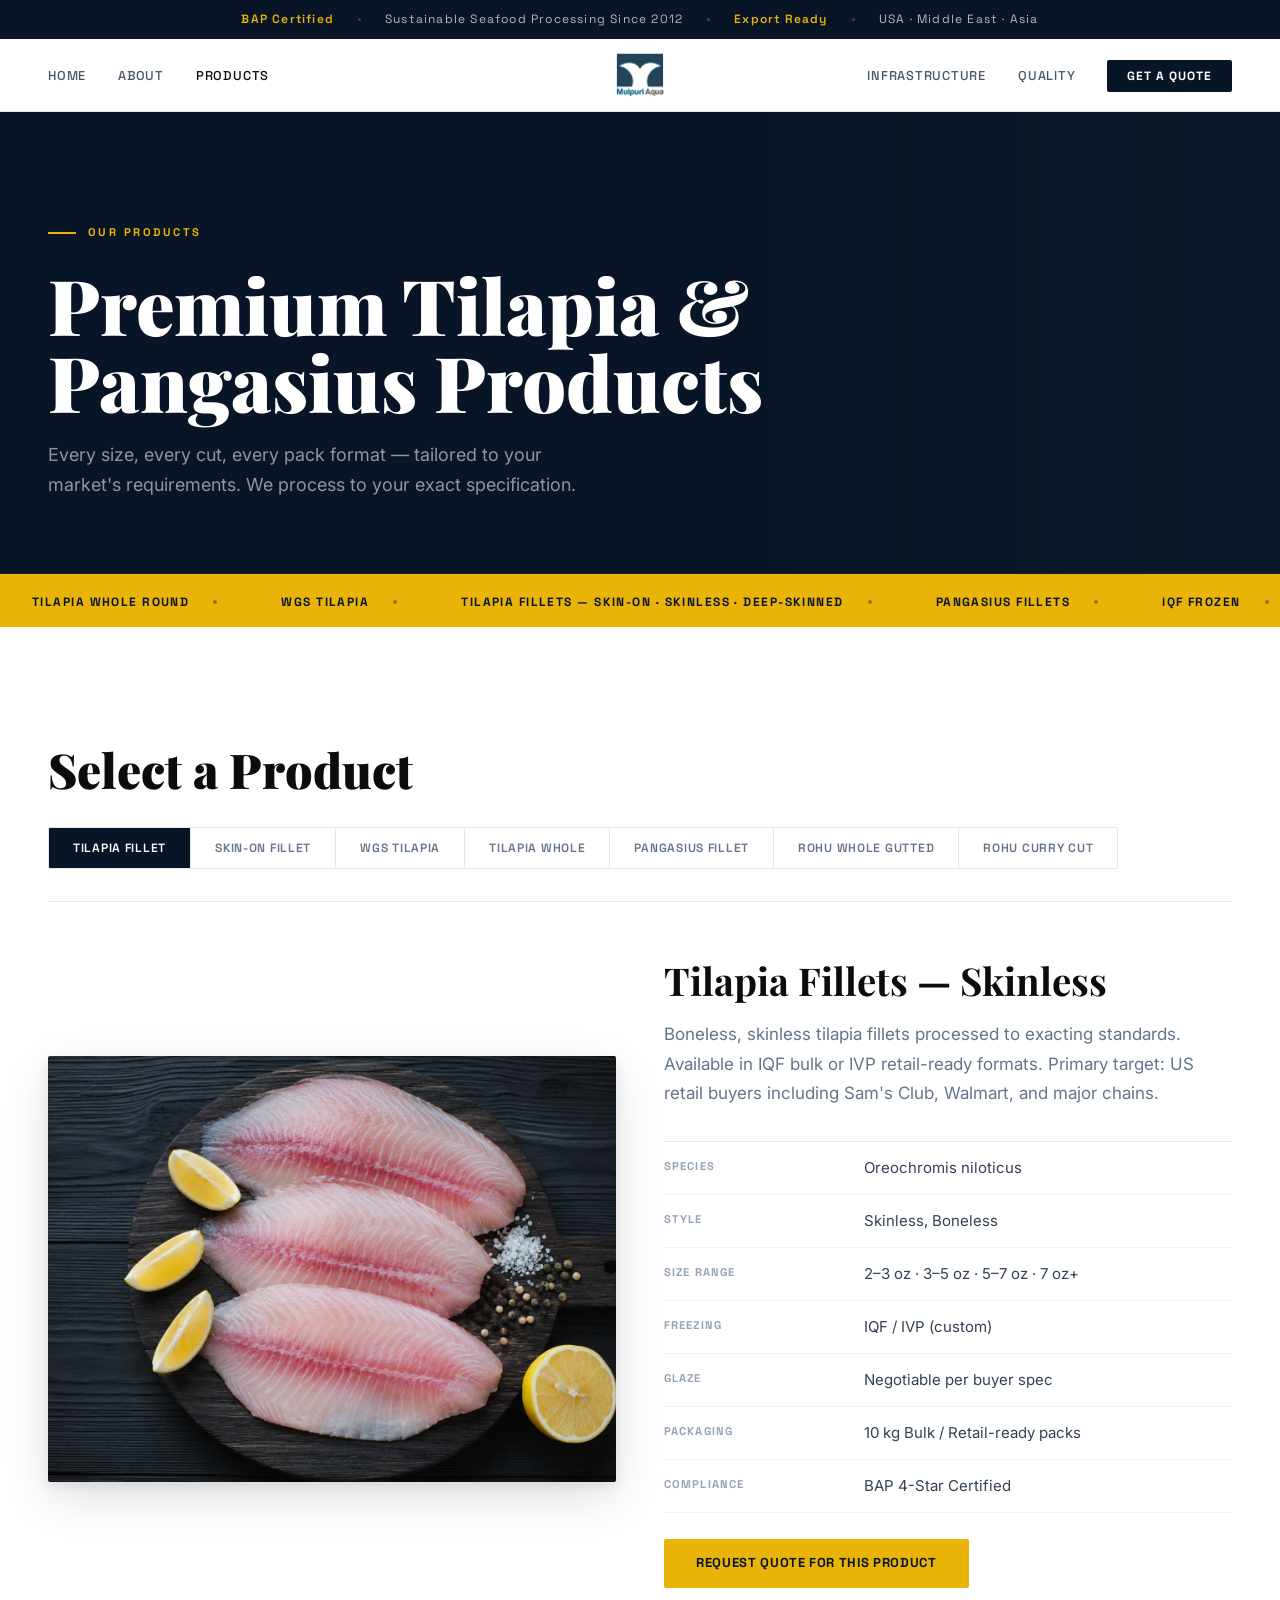
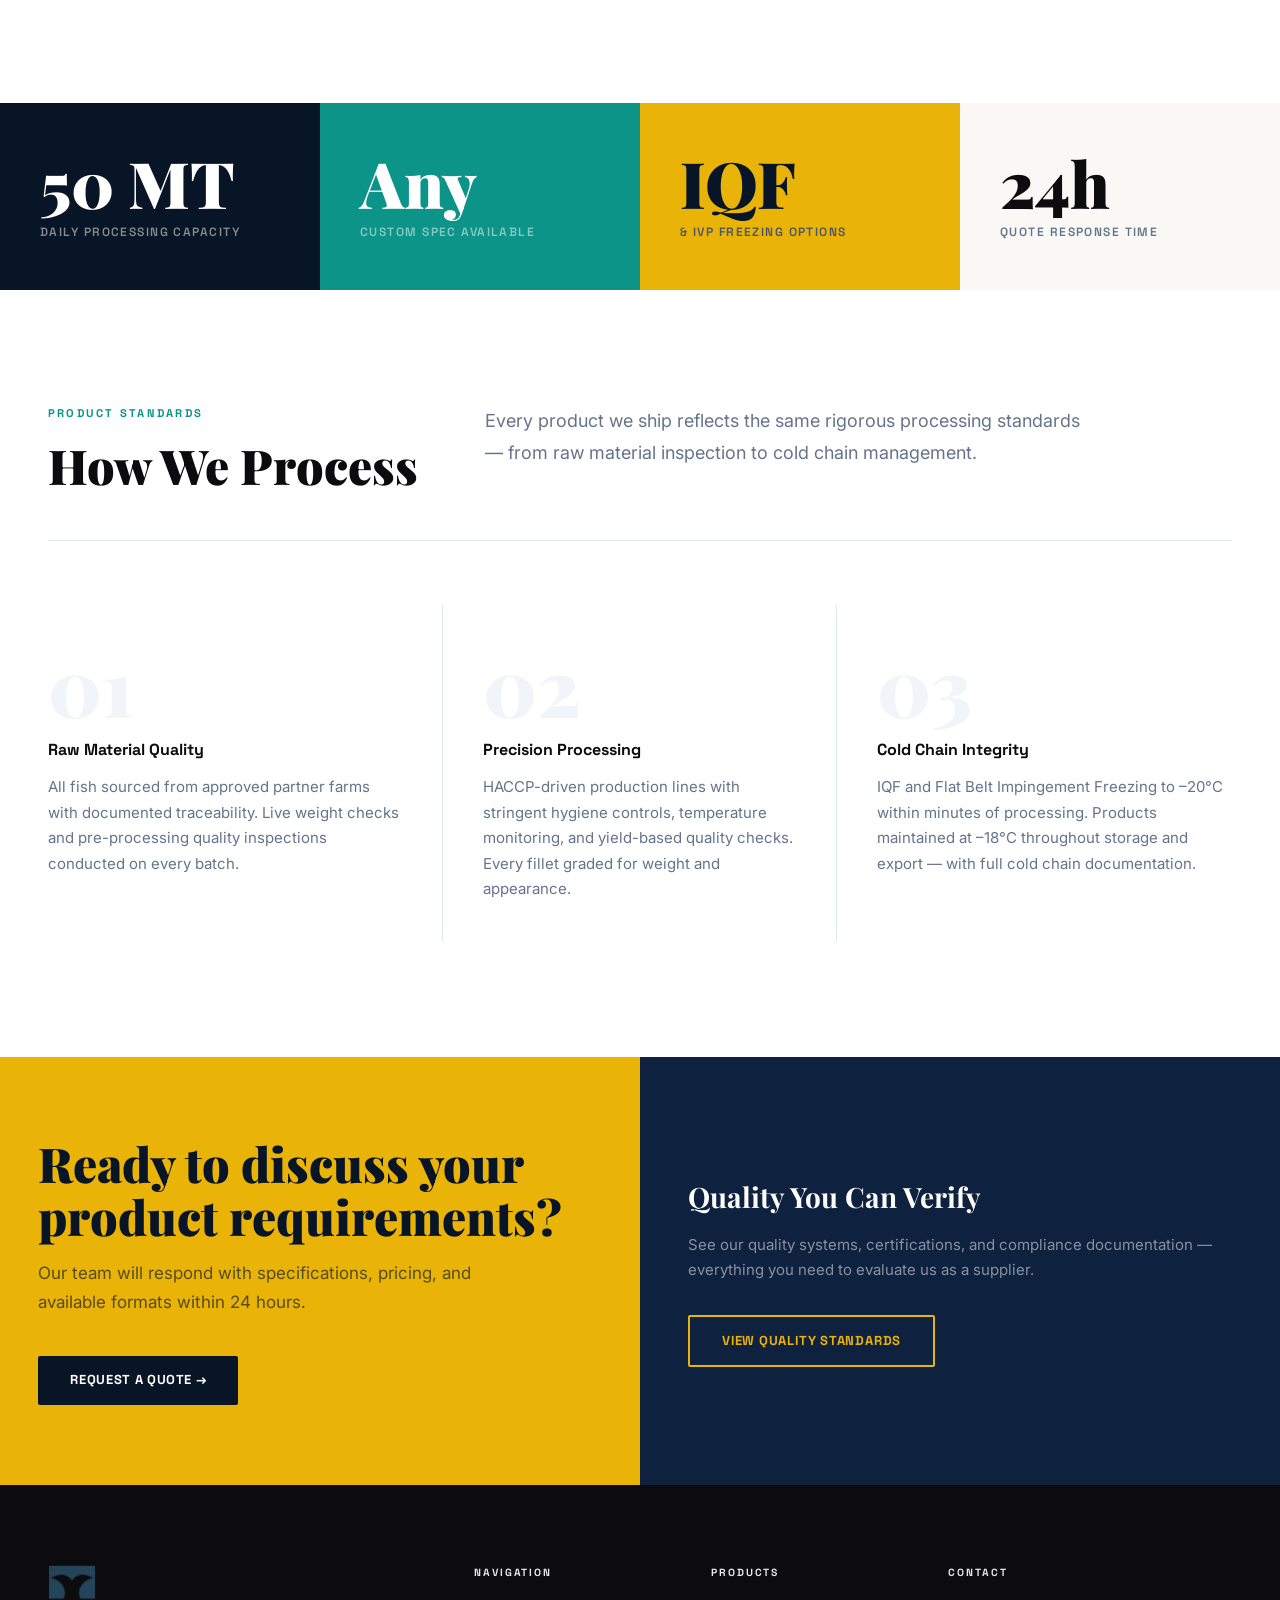
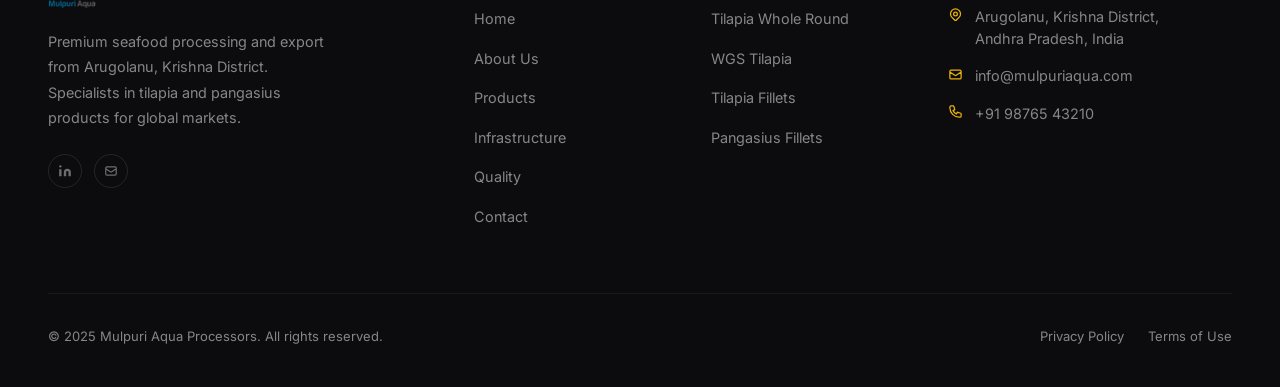
<file: products.html>
<!DOCTYPE html>
<html lang="en">
<head>
  <meta charset="UTF-8" />
  <meta name="viewport" content="width=device-width, initial-scale=1.0" />
  <title>Products — Mulpuri Aqua Processors</title>
  <link rel="icon" href="images/favicon.ico" />
  <link rel="stylesheet" href="css/style.css" />
</head>
<body>

  <!-- ANNOUNCEMENT BAR -->
  <div class="announce-bar">
    <span>BAP Certified</span>
    <div class="announce-dot"></div>
    Sustainable Seafood Processing Since 2012
    <div class="announce-dot"></div>
    <span>Export Ready</span>
    <div class="announce-dot"></div>
    USA · Middle East · Asia
  </div>

  <!-- NAVIGATION -->
  <nav class="nav">
    <div class="nav-inner">
      <ul class="nav-links-left">
        <li><a href="index.html" class="nav-link">Home</a></li>
        <li><a href="about.html" class="nav-link">About</a></li>
        <li><a href="products.html" class="nav-link active">Products</a></li>
      </ul>
      <div class="nav-logo-center">
        <a href="index.html">
          <img src="images/MulpuriAqua-Logo.png" alt="Mulpuri Aqua Processors" />
        </a>
      </div>
      <ul class="nav-links-right">
        <li><a href="infrastructure.html" class="nav-link">Infrastructure</a></li>
        <li><a href="quality.html" class="nav-link">Quality</a></li>
        <li><a href="contact.html" class="nav-cta">Get a Quote</a></li>
      </ul>
      <button class="hamburger" id="hamburger" aria-label="Open menu">
        <span></span><span></span><span></span>
      </button>
    </div>
  </nav>

  <!-- MOBILE OVERLAY -->
  <div class="mobile-overlay" id="mobileOverlay">
    <button class="mobile-close" id="mobileClose">&times;</button>
    <a href="index.html" class="nav-link">Home</a>
    <a href="about.html" class="nav-link">About</a>
    <a href="products.html" class="nav-link">Products</a>
    <a href="infrastructure.html" class="nav-link">Infrastructure</a>
    <a href="quality.html" class="nav-link">Quality</a>
    <a href="contact.html" class="nav-link">Contact</a>
  </div>

  <!-- INNER HERO -->
  <section class="inner-hero">
    <div class="wrap">
      <div class="inner-hero-eyebrow">Our Products</div>
      <h1>Premium Tilapia &<br />Pangasius Products</h1>
      <p>Every size, every cut, every pack format — tailored to your market's requirements. We process to your exact specification.</p>
    </div>
  </section>

  <!-- TICKER -->
  <div class="ticker">
    <div class="ticker-track">
      <span class="ticker-item">Tilapia Whole Round<span class="ticker-sep"></span></span>
      <span class="ticker-item">WGS Tilapia<span class="ticker-sep"></span></span>
      <span class="ticker-item">Tilapia Fillets — Skin-On · Skinless · Deep-Skinned<span class="ticker-sep"></span></span>
      <span class="ticker-item">Pangasius Fillets<span class="ticker-sep"></span></span>
      <span class="ticker-item">IQF Frozen<span class="ticker-sep"></span></span>
      <span class="ticker-item">IVP Frozen<span class="ticker-sep"></span></span>
      <span class="ticker-item">Custom Pack Sizes<span class="ticker-sep"></span></span>
      <span class="ticker-item">USA · Middle East · Asia<span class="ticker-sep"></span></span>
      <span class="ticker-item">Tilapia Whole Round<span class="ticker-sep"></span></span>
      <span class="ticker-item">WGS Tilapia<span class="ticker-sep"></span></span>
      <span class="ticker-item">Tilapia Fillets — Skin-On · Skinless · Deep-Skinned<span class="ticker-sep"></span></span>
      <span class="ticker-item">Pangasius Fillets<span class="ticker-sep"></span></span>
      <span class="ticker-item">IQF Frozen<span class="ticker-sep"></span></span>
      <span class="ticker-item">IVP Frozen<span class="ticker-sep"></span></span>
      <span class="ticker-item">Custom Pack Sizes<span class="ticker-sep"></span></span>
      <span class="ticker-item">USA · Middle East · Asia<span class="ticker-sep"></span></span>
    </div>
  </div>

  <!-- PRODUCTS TABBED SECTION -->
  <section class="products-tab" style="background: var(--white);">
    <div class="wrap">
      <div class="tab-header">
        <div class="tab-title">
          <h2>Select a Product</h2>
        </div>
        <nav class="tab-nav">
          <button class="tab-btn active" data-tab="p-fillet">Tilapia Fillet</button>
          <button class="tab-btn" data-tab="p-skinon">Skin-On Fillet</button>
          <button class="tab-btn" data-tab="p-wgs">WGS Tilapia</button>
          <button class="tab-btn" data-tab="p-whole">Tilapia Whole</button>
          <button class="tab-btn" data-tab="p-pangasius">Pangasius Fillet</button>
          <button class="tab-btn" data-tab="p-rohu-wg">Rohu Whole Gutted</button>
          <button class="tab-btn" data-tab="p-rohu-cc">Rohu Curry Cut</button>
        </nav>
      </div>

      <!-- Tilapia Fillet (FIRST) -->
      <div class="tab-panel active" id="p-fillet">
        <div class="tab-panel-img">
          <img src="images/MAPTilapiaNew.png" alt="Tilapia Fillet" />
        </div>
        <div class="tab-panel-info">
          <h3>Tilapia Fillets — Skinless</h3>
          <p>Boneless, skinless tilapia fillets processed to exacting standards. Available in IQF bulk or IVP retail-ready formats. Primary target: US retail buyers including Sam's Club, Walmart, and major chains.</p>
          <div class="spec-table">
            <div class="spec-row"><span class="spec-key">Species</span><span class="spec-val">Oreochromis niloticus</span></div>
            <div class="spec-row"><span class="spec-key">Style</span><span class="spec-val">Skinless, Boneless</span></div>
            <div class="spec-row"><span class="spec-key">Size Range</span><span class="spec-val">2–3 oz · 3–5 oz · 5–7 oz · 7 oz+</span></div>
            <div class="spec-row"><span class="spec-key">Freezing</span><span class="spec-val">IQF / IVP (custom)</span></div>
            <div class="spec-row"><span class="spec-key">Glaze</span><span class="spec-val">Negotiable per buyer spec</span></div>
            <div class="spec-row"><span class="spec-key">Packaging</span><span class="spec-val">10 kg Bulk / Retail-ready packs</span></div>
            <div class="spec-row"><span class="spec-key">Compliance</span><span class="spec-val">BAP 4-Star Certified</span></div>
          </div>
          <br/>
          <a href="contact.html" class="btn-filled">Request Quote for This Product</a>
        </div>
      </div>

      <!-- Skin-On Fillet -->
      <div class="tab-panel" id="p-skinon">
        <div class="tab-panel-img">
          <img src="images/SkinOn.jpg" alt="Skin-On Tilapia Fillet" />
        </div>
        <div class="tab-panel-info">
          <h3>Tilapia Fillets — Skin-On</h3>
          <p>Skin-on tilapia fillets ideal for food service and grilling applications. Consistent colour and texture achieved through careful handling and rapid IQF freezing.</p>
          <div class="spec-table">
            <div class="spec-row"><span class="spec-key">Species</span><span class="spec-val">Oreochromis niloticus</span></div>
            <div class="spec-row"><span class="spec-key">Style</span><span class="spec-val">Skin-On, Boneless</span></div>
            <div class="spec-row"><span class="spec-key">Size Range</span><span class="spec-val">2–3 oz · 3–5 oz · 5–7 oz</span></div>
            <div class="spec-row"><span class="spec-key">Freezing</span><span class="spec-val">IQF</span></div>
            <div class="spec-row"><span class="spec-key">Glaze</span><span class="spec-val">10–12%</span></div>
            <div class="spec-row"><span class="spec-key">Packaging</span><span class="spec-val">10 kg Bulk / Custom</span></div>
            <div class="spec-row"><span class="spec-key">Markets</span><span class="spec-val">USA, Europe, Middle East</span></div>
          </div>
          <br/>
          <a href="contact.html" class="btn-filled">Request Quote for This Product</a>
        </div>
      </div>

      <!-- Tilapia Whole Round (moved to 4th position) -->
      <div class="tab-panel" id="p-whole">
        <div class="tab-panel-img">
          <img src="images/MulpuriAquaTilapiaWholeFish.jpg" alt="Tilapia Whole Round" />
        </div>
        <div class="tab-panel-info">
          <h3>Tilapia Whole Round</h3>
          <p>Premium whole tilapia harvested from our partner farms in Krishna District. IQF-frozen to lock in freshness, with consistent sizing for retail and food service markets worldwide.</p>
          <div class="spec-table">
            <div class="spec-row"><span class="spec-key">Species</span><span class="spec-val">Oreochromis niloticus (Nile Tilapia)</span></div>
            <div class="spec-row"><span class="spec-key">Origin</span><span class="spec-val">Farmed, Krishna District, India</span></div>
            <div class="spec-row"><span class="spec-key">Size Range</span><span class="spec-val">200–300g · 300–500g · 500–800g · 800g+</span></div>
            <div class="spec-row"><span class="spec-key">Freezing Method</span><span class="spec-val">IQF (Individual Quick Frozen)</span></div>
            <div class="spec-row"><span class="spec-key">Glaze</span><span class="spec-val">10–15%</span></div>
            <div class="spec-row"><span class="spec-key">Net Weight</span><span class="spec-val">10 kg / 20 lb per master carton</span></div>
            <div class="spec-row"><span class="spec-key">Storage</span><span class="spec-val">–18°C or below</span></div>
            <div class="spec-row"><span class="spec-key">Shelf Life</span><span class="spec-val">24 months from production date</span></div>
            <div class="spec-row"><span class="spec-key">Markets</span><span class="spec-val">USA, Middle East, Asia</span></div>
          </div>
          <br/>
          <a href="contact.html" class="btn-filled">Request Quote for This Product</a>
        </div>
      </div>

      <!-- WGS Tilapia -->
      <div class="tab-panel" id="p-wgs">
        <div class="tab-panel-img">
          <img src="images/MulpuriAquaTilapiaWGS.jpg" alt="WGS Tilapia" />
        </div>
        <div class="tab-panel-info">
          <h3>WGS Tilapia</h3>
          <p>Whole gutted and scaled tilapia — the preferred format for Middle Eastern and Asian retail and food service markets. Cleaned with precision and IQF-frozen for maximum shelf life.</p>
          <div class="spec-table">
            <div class="spec-row"><span class="spec-key">Species</span><span class="spec-val">Oreochromis niloticus (Nile Tilapia)</span></div>
            <div class="spec-row"><span class="spec-key">Origin</span><span class="spec-val">Farmed, Krishna District, India</span></div>
            <div class="spec-row"><span class="spec-key">Size Range</span><span class="spec-val">300–500g · 500–800g · 800g+</span></div>
            <div class="spec-row"><span class="spec-key">Presentation</span><span class="spec-val">Whole Gutted Scaled (WGS)</span></div>
            <div class="spec-row"><span class="spec-key">Freezing Method</span><span class="spec-val">IQF</span></div>
            <div class="spec-row"><span class="spec-key">Glaze</span><span class="spec-val">10%</span></div>
            <div class="spec-row"><span class="spec-key">Net Weight</span><span class="spec-val">10 kg per master carton</span></div>
            <div class="spec-row"><span class="spec-key">Storage</span><span class="spec-val">–18°C or below</span></div>
          </div>
          <br/>
          <a href="contact.html" class="btn-filled">Request Quote for This Product</a>
        </div>
      </div>

      <!-- Pangasius Fillet -->
      <div class="tab-panel" id="p-pangasius">
        <div class="tab-panel-img">
          <img src="images/MAPFilletslide.jpg" alt="Pangasius Fillet" />
        </div>
        <div class="tab-panel-info">
          <h3>Pangasius Fillet</h3>
          <p>Mild-flavoured, boneless pangasius fillets ideal for a wide range of culinary applications. Consistent weight, colour, and texture — processed with the same precision as our tilapia range.</p>
          <div class="spec-table">
            <div class="spec-row"><span class="spec-key">Species</span><span class="spec-val">Pangasianodon hypophthalmus</span></div>
            <div class="spec-row"><span class="spec-key">Style</span><span class="spec-val">Skinless, Boneless</span></div>
            <div class="spec-row"><span class="spec-key">Size Range</span><span class="spec-val">90–120g · 120–170g · 170–220g · 220g+</span></div>
            <div class="spec-row"><span class="spec-key">Freezing</span><span class="spec-val">IQF / IVP</span></div>
            <div class="spec-row"><span class="spec-key">Glaze</span><span class="spec-val">10–15%</span></div>
            <div class="spec-row"><span class="spec-key">Packaging</span><span class="spec-val">10 kg Master Carton, custom available</span></div>
            <div class="spec-row"><span class="spec-key">Markets</span><span class="spec-val">USA, Europe, Middle East</span></div>
          </div>
          <br/>
          <a href="contact.html" class="btn-filled">Request Quote for This Product</a>
        </div>
      </div>

      <!-- Rohu Whole Gutted -->
      <div class="tab-panel" id="p-rohu-wg">
        <div class="tab-panel-img">
          <img src="images/RohuWholeGutted.png" alt="Rohu Whole Gutted" />
        </div>
        <div class="tab-panel-info">
          <h3>Rohu Whole Gutted</h3>
          <p>Freshwater Rohu (Labeo rohita) — whole gutted format popular across South Asian, Middle Eastern, and diaspora markets. Cleaned and IQF-frozen with precise weight tolerances for consistent retail presentation.</p>
          <div class="spec-table">
            <div class="spec-row"><span class="spec-key">Species</span><span class="spec-val">Labeo rohita (Rohu)</span></div>
            <div class="spec-row"><span class="spec-key">Origin</span><span class="spec-val">Farmed, Andhra Pradesh, India</span></div>
            <div class="spec-row"><span class="spec-key">Presentation</span><span class="spec-val">Whole Gutted</span></div>
            <div class="spec-row"><span class="spec-key">Size Range</span><span class="spec-val">500g–1 kg · 1–2 kg · 2 kg+</span></div>
            <div class="spec-row"><span class="spec-key">Freezing</span><span class="spec-val">IQF</span></div>
            <div class="spec-row"><span class="spec-key">Glaze</span><span class="spec-val">10–15%</span></div>
            <div class="spec-row"><span class="spec-key">Packaging</span><span class="spec-val">10 kg Master Carton</span></div>
            <div class="spec-row"><span class="spec-key">Markets</span><span class="spec-val">Middle East, South Asia, Diaspora</span></div>
          </div>
          <br/>
          <a href="contact.html" class="btn-filled">Request Quote for This Product</a>
        </div>
      </div>

      <!-- Rohu Curry Cut -->
      <div class="tab-panel" id="p-rohu-cc">
        <div class="tab-panel-img">
          <img src="images/RohuCurryCut.jpg" alt="Rohu Curry Cut" />
        </div>
        <div class="tab-panel-info">
          <h3>Rohu Curry Cut</h3>
          <p>Rohu cross-cut pieces — the preferred format for home cooking and food service in South Asian markets. Uniformly cut steaks for easy portion control and consistent cooking results.</p>
          <div class="spec-table">
            <div class="spec-row"><span class="spec-key">Species</span><span class="spec-val">Labeo rohita (Rohu)</span></div>
            <div class="spec-row"><span class="spec-key">Origin</span><span class="spec-val">Farmed, Andhra Pradesh, India</span></div>
            <div class="spec-row"><span class="spec-key">Presentation</span><span class="spec-val">Cross-cut steaks (Curry Cut)</span></div>
            <div class="spec-row"><span class="spec-key">Piece Weight</span><span class="spec-val">80–120g per piece (customisable)</span></div>
            <div class="spec-row"><span class="spec-key">Freezing</span><span class="spec-val">IQF / Block</span></div>
            <div class="spec-row"><span class="spec-key">Glaze</span><span class="spec-val">10–12%</span></div>
            <div class="spec-row"><span class="spec-key">Packaging</span><span class="spec-val">1 kg retail / 10 kg bulk carton</span></div>
            <div class="spec-row"><span class="spec-key">Markets</span><span class="spec-val">India, Middle East, South Asian Diaspora</span></div>
          </div>
          <br/>
          <a href="contact.html" class="btn-filled">Request Quote for This Product</a>
        </div>
      </div>
    </div>
  </section>

  <!-- STATS MOSAIC -->
  <div class="stats-mosaic">
    <div class="stat-block stat-block-dark c-white">
      <div class="stat-big">50 MT</div>
      <div class="stat-lbl-big">Daily Processing Capacity</div>
    </div>
    <div class="stat-block stat-block-teal c-white">
      <div class="stat-big">Any</div>
      <div class="stat-lbl-big">Custom Spec Available</div>
    </div>
    <div class="stat-block stat-block-gold c-navy">
      <div class="stat-big">IQF</div>
      <div class="stat-lbl-big">& IVP Freezing Options</div>
    </div>
    <div class="stat-block stat-block-light c-dark">
      <div class="stat-big">24h</div>
      <div class="stat-lbl-big">Quote Response Time</div>
    </div>
  </div>

  <!-- PILLARS -->
  <section class="pillars-numbered">
    <div class="wrap">
      <div class="pillars-header">
        <div>
          <div class="pillars-header-label">Product Standards</div>
          <h2>How We Process</h2>
        </div>
        <p>Every product we ship reflects the same rigorous processing standards — from raw material inspection to cold chain management.</p>
      </div>
      <div class="pillars-list">
        <div class="pillar-num-item">
          <div class="pillar-num">01</div>
          <div class="pillar-num-title">Raw Material Quality</div>
          <p class="pillar-num-desc">All fish sourced from approved partner farms with documented traceability. Live weight checks and pre-processing quality inspections conducted on every batch.</p>
        </div>
        <div class="pillar-num-item">
          <div class="pillar-num">02</div>
          <div class="pillar-num-title">Precision Processing</div>
          <p class="pillar-num-desc">HACCP-driven production lines with stringent hygiene controls, temperature monitoring, and yield-based quality checks. Every fillet graded for weight and appearance.</p>
        </div>
        <div class="pillar-num-item">
          <div class="pillar-num">03</div>
          <div class="pillar-num-title">Cold Chain Integrity</div>
          <p class="pillar-num-desc">IQF and Flat Belt Impingement Freezing to –20°C within minutes of processing. Products maintained at –18°C throughout storage and export — with full cold chain documentation.</p>
        </div>
      </div>
    </div>
  </section>

  <!-- CTA SPLIT -->
  <div class="cta-split">
    <div class="cta-left">
      <h2>Ready to discuss your product requirements?</h2>
      <p>Our team will respond with specifications, pricing, and available formats within 24 hours.</p>
      <a href="contact.html" style="display:inline-flex;align-items:center;gap:0.5rem;padding:0.875rem 2rem;background:var(--navy);color:white;font-family:var(--font-head);font-size:0.8125rem;font-weight:700;letter-spacing:0.05em;text-transform:uppercase;border-radius:2px;width:fit-content;">
        Request a Quote →
      </a>
    </div>
    <div class="cta-right">
      <h3>Quality You Can Verify</h3>
      <p>See our quality systems, certifications, and compliance documentation — everything you need to evaluate us as a supplier.</p>
      <a href="quality.html" class="btn-outlined-gold">View Quality Standards</a>
    </div>
  </div>

  <!-- FOOTER -->
  <footer class="footer-v2">
    <div class="wrap">
      <div class="footer-v2-grid">
        <div>
          <img src="images/MulpuriAquaLogo.png" alt="Mulpuri Aqua Processors" class="footer-v2-logo" />
          <p class="footer-v2-about">Premium seafood processing and export from Arugolanu, Krishna District. Specialists in tilapia and pangasius products for global markets.</p>
          <div class="footer-v2-social">
            <a href="#" aria-label="LinkedIn"><svg fill="currentColor" viewBox="0 0 24 24"><path d="M16 8a6 6 0 0 1 6 6v7h-4v-7a2 2 0 0 0-2-2 2 2 0 0 0-2 2v7h-4v-7a6 6 0 0 1 6-6z"/><rect x="2" y="9" width="4" height="12"/><circle cx="4" cy="4" r="2"/></svg></a>
            <a href="#" aria-label="Email"><svg fill="none" viewBox="0 0 24 24" stroke="currentColor" stroke-width="2"><path stroke-linecap="round" stroke-linejoin="round" d="M3 8l7.89 5.26a2 2 0 002.22 0L21 8M5 19h14a2 2 0 002-2V7a2 2 0 00-2-2H5a2 2 0 00-2 2v10a2 2 0 002 2z"/></svg></a>
          </div>
        </div>
        <div>
          <div class="footer-v2-head">Navigation</div>
          <ul class="footer-v2-links">
            <li><a href="index.html" class="footer-v2-link">Home</a></li>
            <li><a href="about.html" class="footer-v2-link">About Us</a></li>
            <li><a href="products.html" class="footer-v2-link">Products</a></li>
            <li><a href="infrastructure.html" class="footer-v2-link">Infrastructure</a></li>
            <li><a href="quality.html" class="footer-v2-link">Quality</a></li>
            <li><a href="contact.html" class="footer-v2-link">Contact</a></li>
          </ul>
        </div>
        <div>
          <div class="footer-v2-head">Products</div>
          <ul class="footer-v2-links">
            <li><a href="products.html" class="footer-v2-link">Tilapia Whole Round</a></li>
            <li><a href="products.html" class="footer-v2-link">WGS Tilapia</a></li>
            <li><a href="products.html" class="footer-v2-link">Tilapia Fillets</a></li>
            <li><a href="products.html" class="footer-v2-link">Pangasius Fillets</a></li>
          </ul>
        </div>
        <div>
          <div class="footer-v2-head">Contact</div>
          <div class="footer-v2-contact-row">
            <svg fill="none" viewBox="0 0 24 24" stroke="currentColor" stroke-width="2"><path stroke-linecap="round" stroke-linejoin="round" d="M17.657 16.657L13.414 20.9a1.998 1.998 0 01-2.827 0l-4.244-4.243a8 8 0 1111.314 0z"/><path stroke-linecap="round" stroke-linejoin="round" d="M15 11a3 3 0 11-6 0 3 3 0 016 0z"/></svg>
            <span>Arugolanu, Krishna District,<br />Andhra Pradesh, India</span>
          </div>
          <div class="footer-v2-contact-row">
            <svg fill="none" viewBox="0 0 24 24" stroke="currentColor" stroke-width="2"><path stroke-linecap="round" stroke-linejoin="round" d="M3 8l7.89 5.26a2 2 0 002.22 0L21 8M5 19h14a2 2 0 002-2V7a2 2 0 00-2-2H5a2 2 0 00-2 2v10a2 2 0 002 2z"/></svg>
            <a href="mailto:info@mulpuriaqua.com">info@mulpuriaqua.com</a>
          </div>
          <div class="footer-v2-contact-row">
            <svg fill="none" viewBox="0 0 24 24" stroke="currentColor" stroke-width="2"><path stroke-linecap="round" stroke-linejoin="round" d="M3 5a2 2 0 012-2h3.28a1 1 0 01.948.684l1.498 4.493a1 1 0 01-.502 1.21l-2.257 1.13a11.042 11.042 0 005.516 5.516l1.13-2.257a1 1 0 011.21-.502l4.493 1.498a1 1 0 01.684.949V19a2 2 0 01-2 2h-1C9.716 21 3 14.284 3 6V5z"/></svg>
            <a href="tel:+919876543210">+91 98765 43210</a>
          </div>
        </div>
      </div>
      <div class="footer-v2-bottom">
        <span>© 2025 Mulpuri Aqua Processors. All rights reserved.</span>
        <div class="footer-v2-bottom-links">
          <a href="#">Privacy Policy</a>
          <a href="#">Terms of Use</a>
        </div>
      </div>
    </div>
  </footer>

  <script>
    const hamburger = document.getElementById('hamburger');
    const overlay   = document.getElementById('mobileOverlay');
    const close     = document.getElementById('mobileClose');
    hamburger.addEventListener('click', () => overlay.classList.add('open'));
    close.addEventListener('click', () => overlay.classList.remove('open'));

    document.querySelectorAll('.tab-btn').forEach(btn => {
      btn.addEventListener('click', () => {
        document.querySelectorAll('.tab-btn').forEach(b => b.classList.remove('active'));
        document.querySelectorAll('.tab-panel').forEach(p => p.classList.remove('active'));
        btn.classList.add('active');
        document.getElementById(btn.dataset.tab).classList.add('active');
      });
    });
  </script>
</body>
</html>
</file>
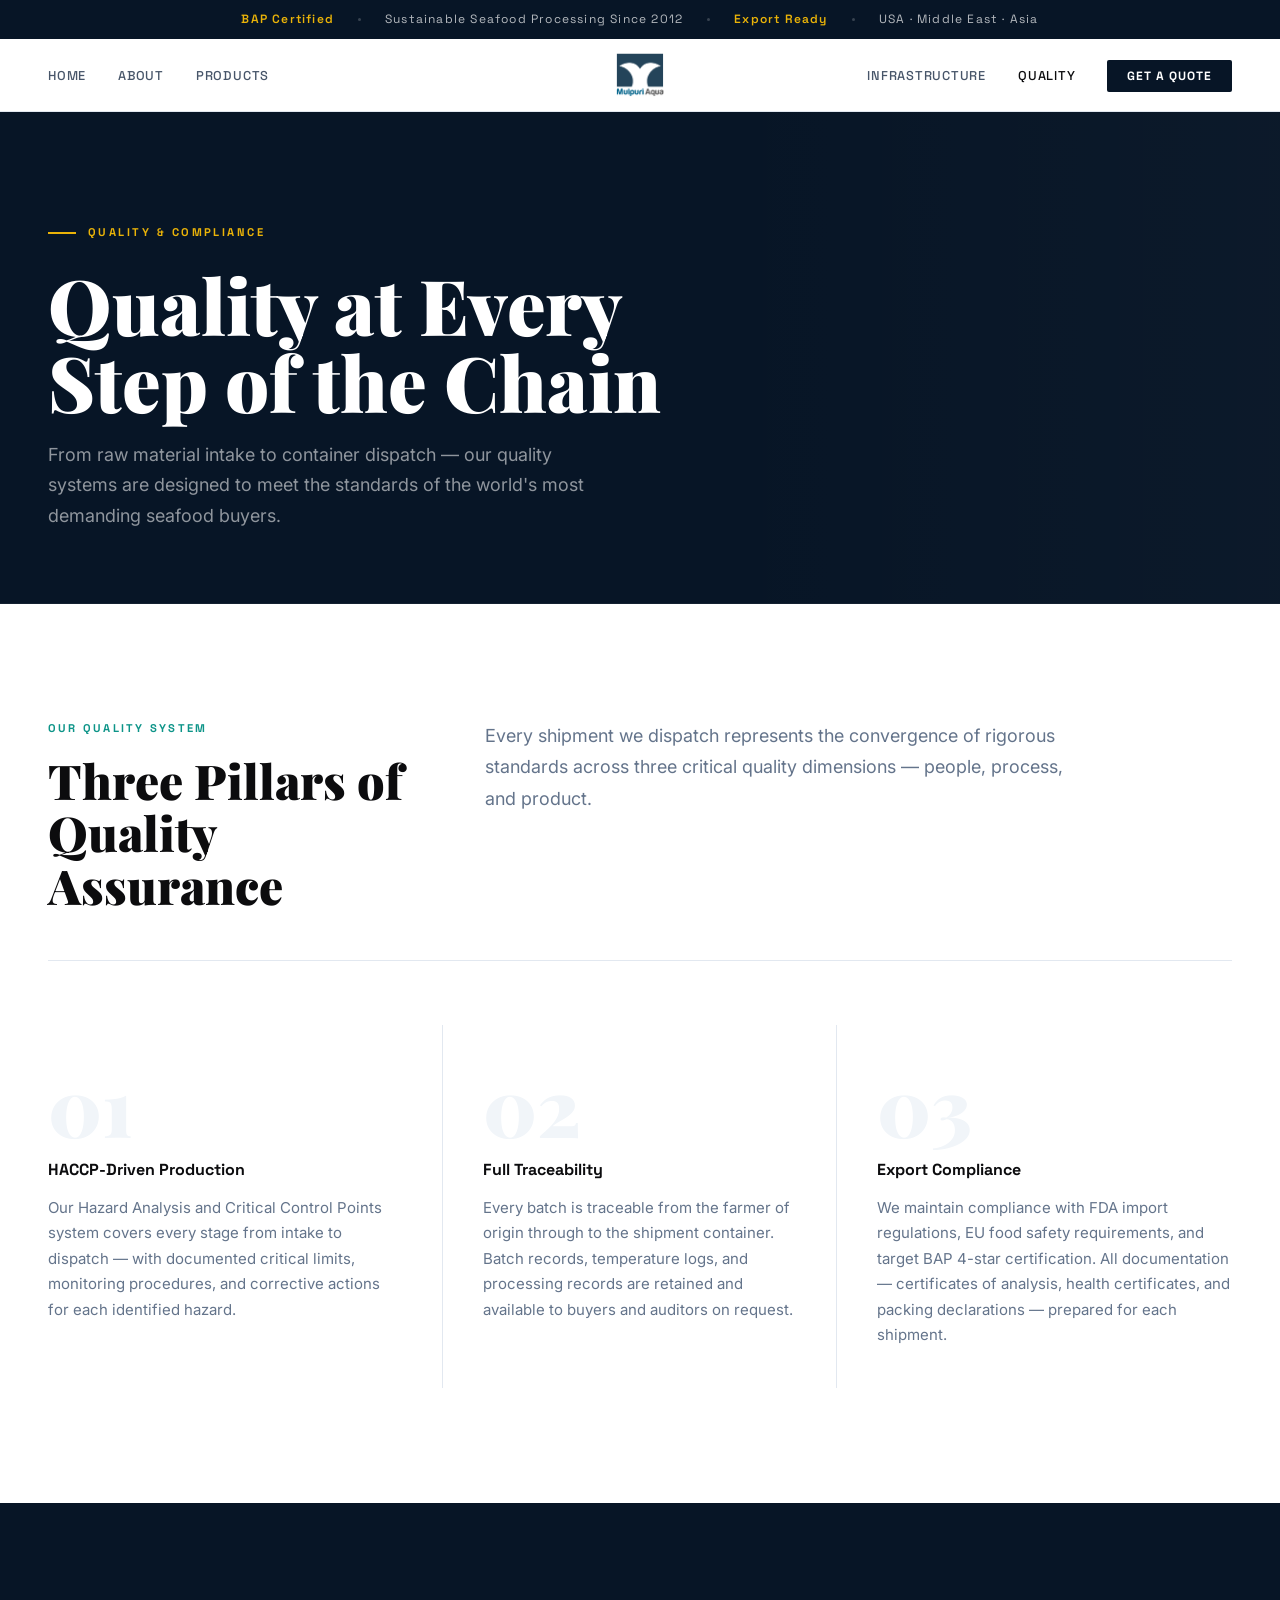
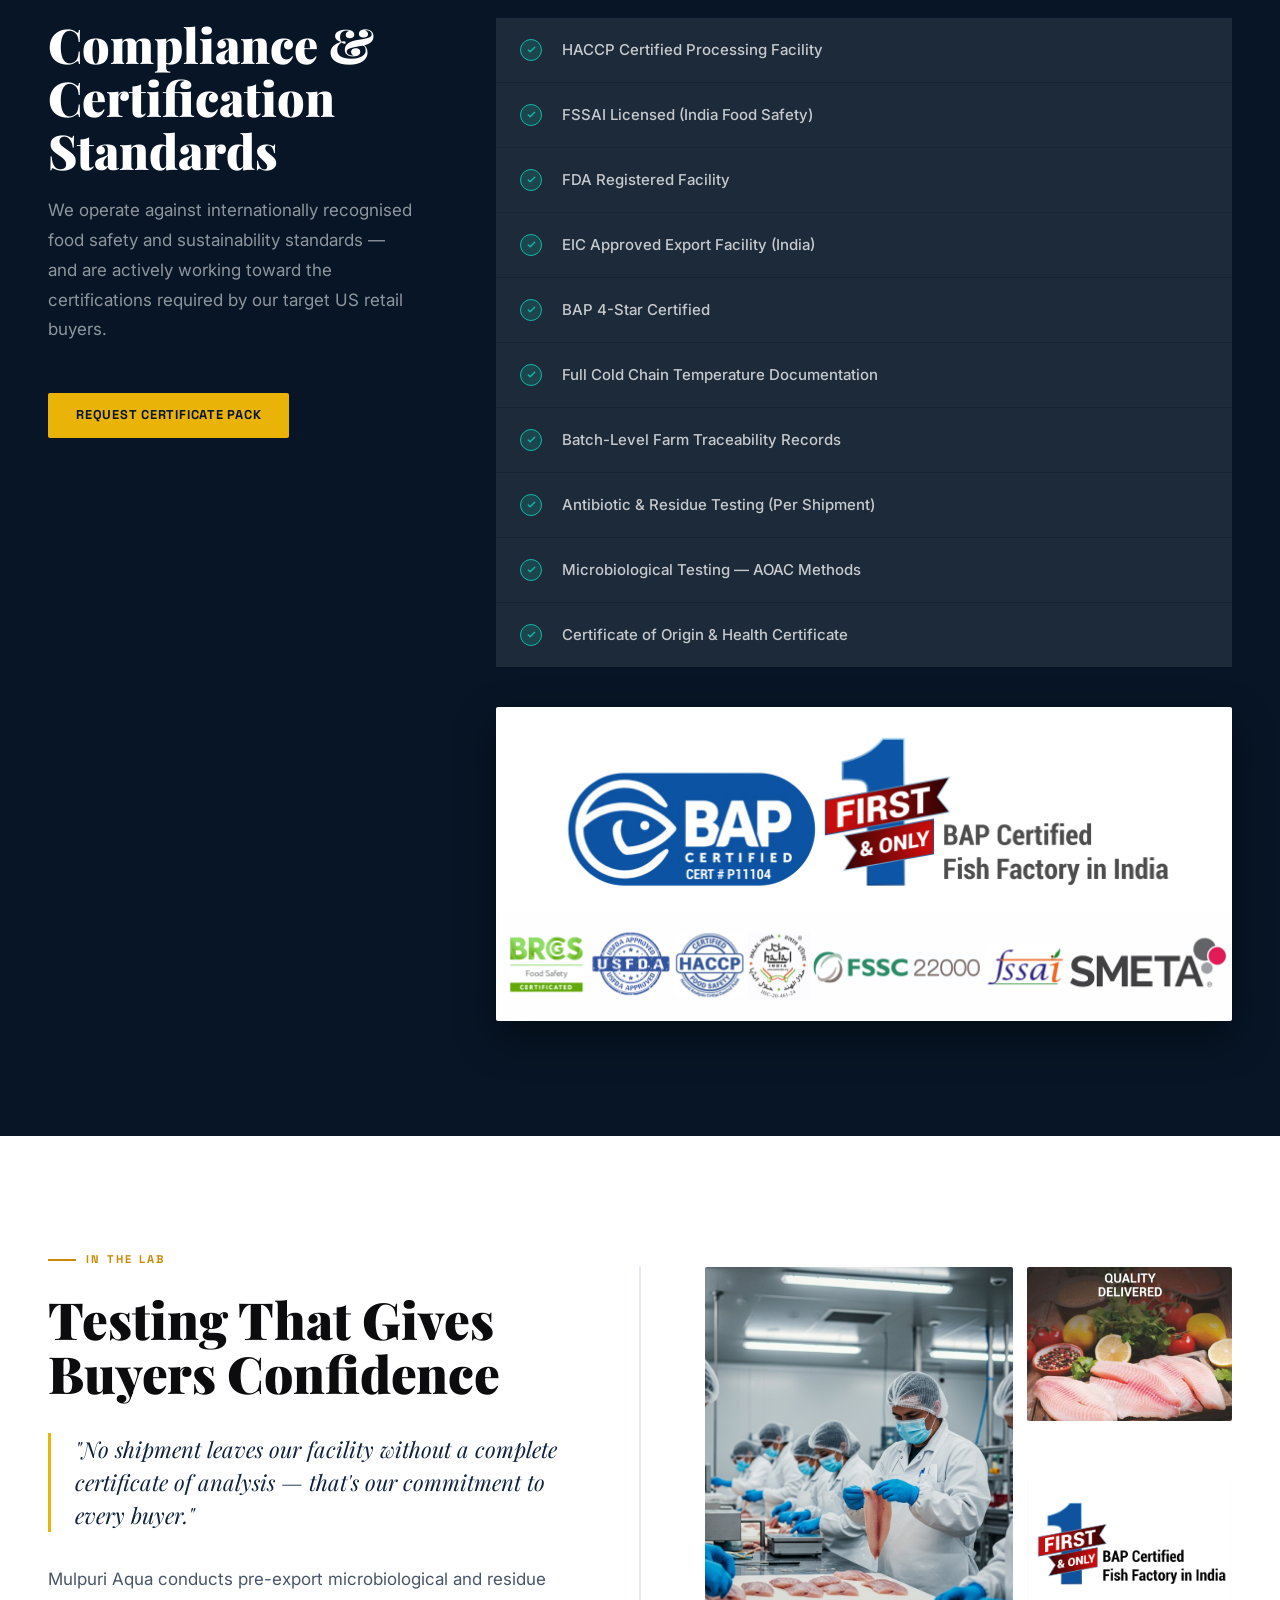
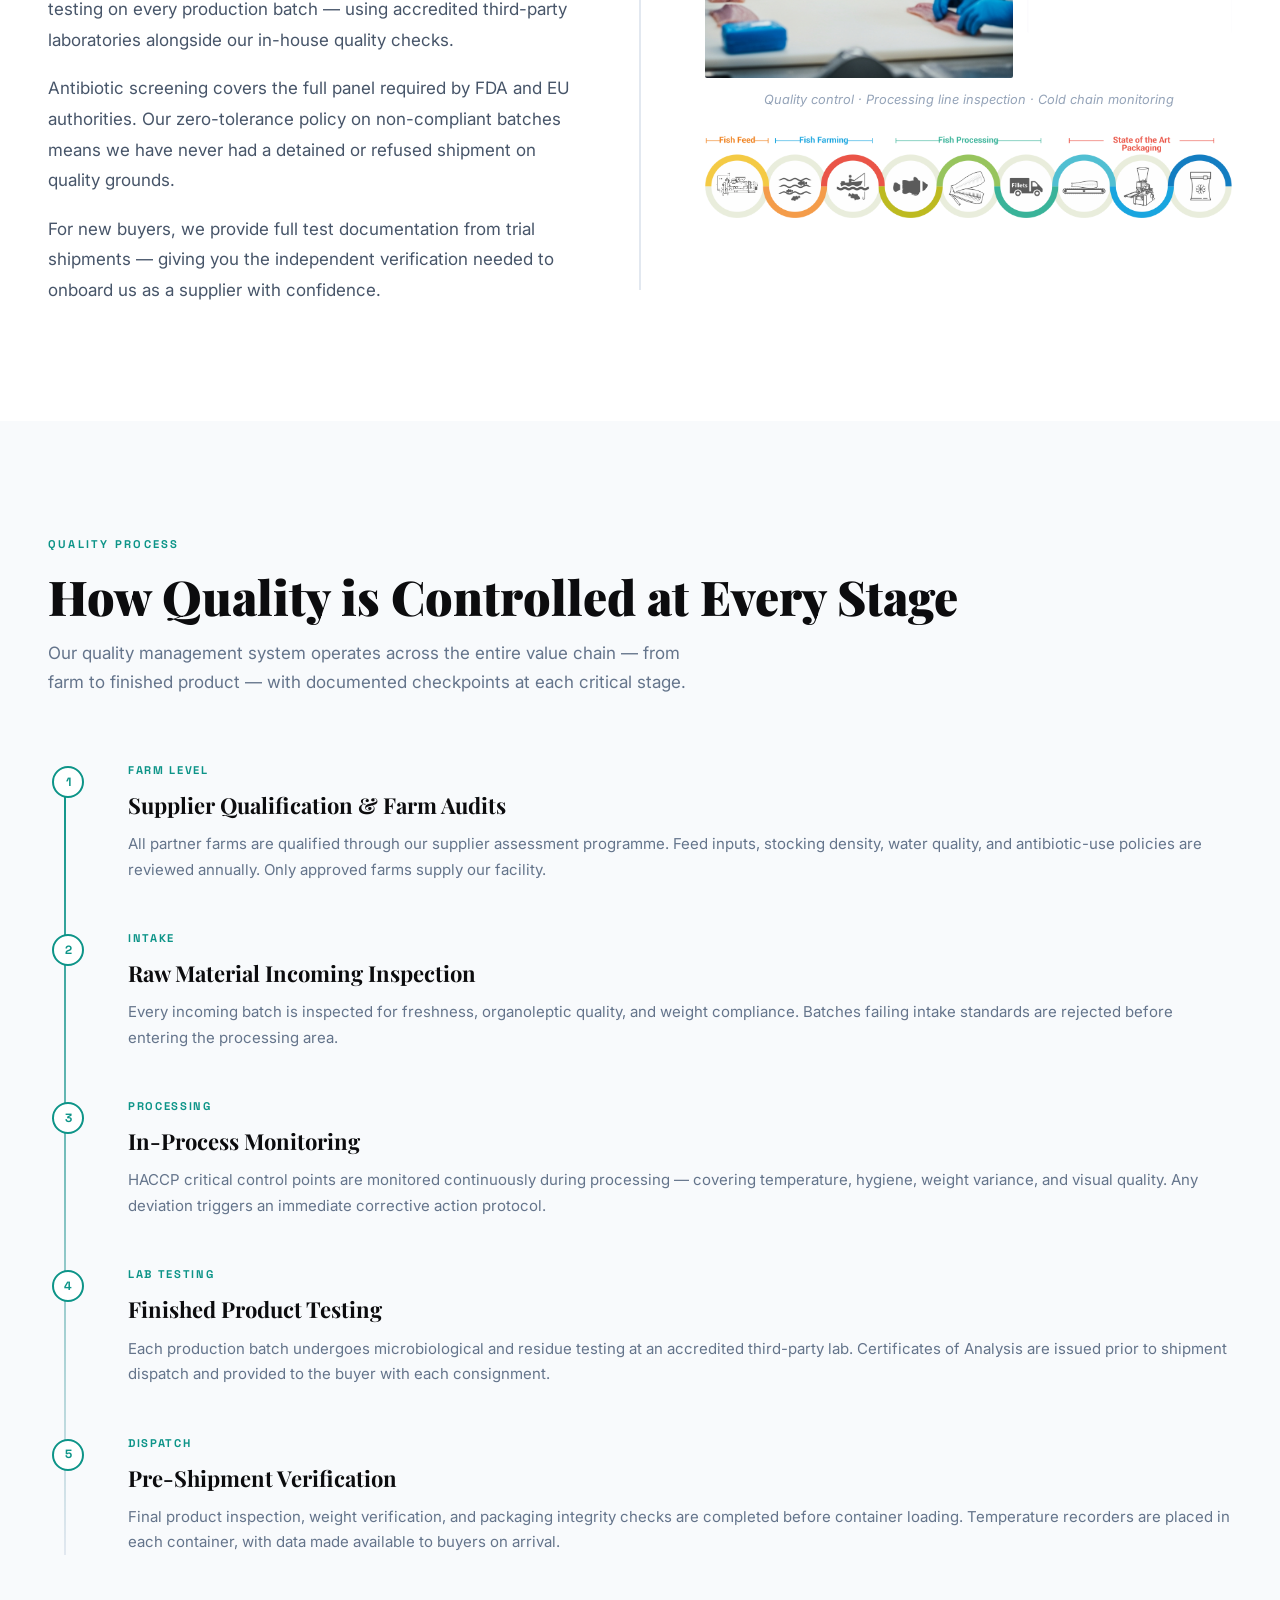
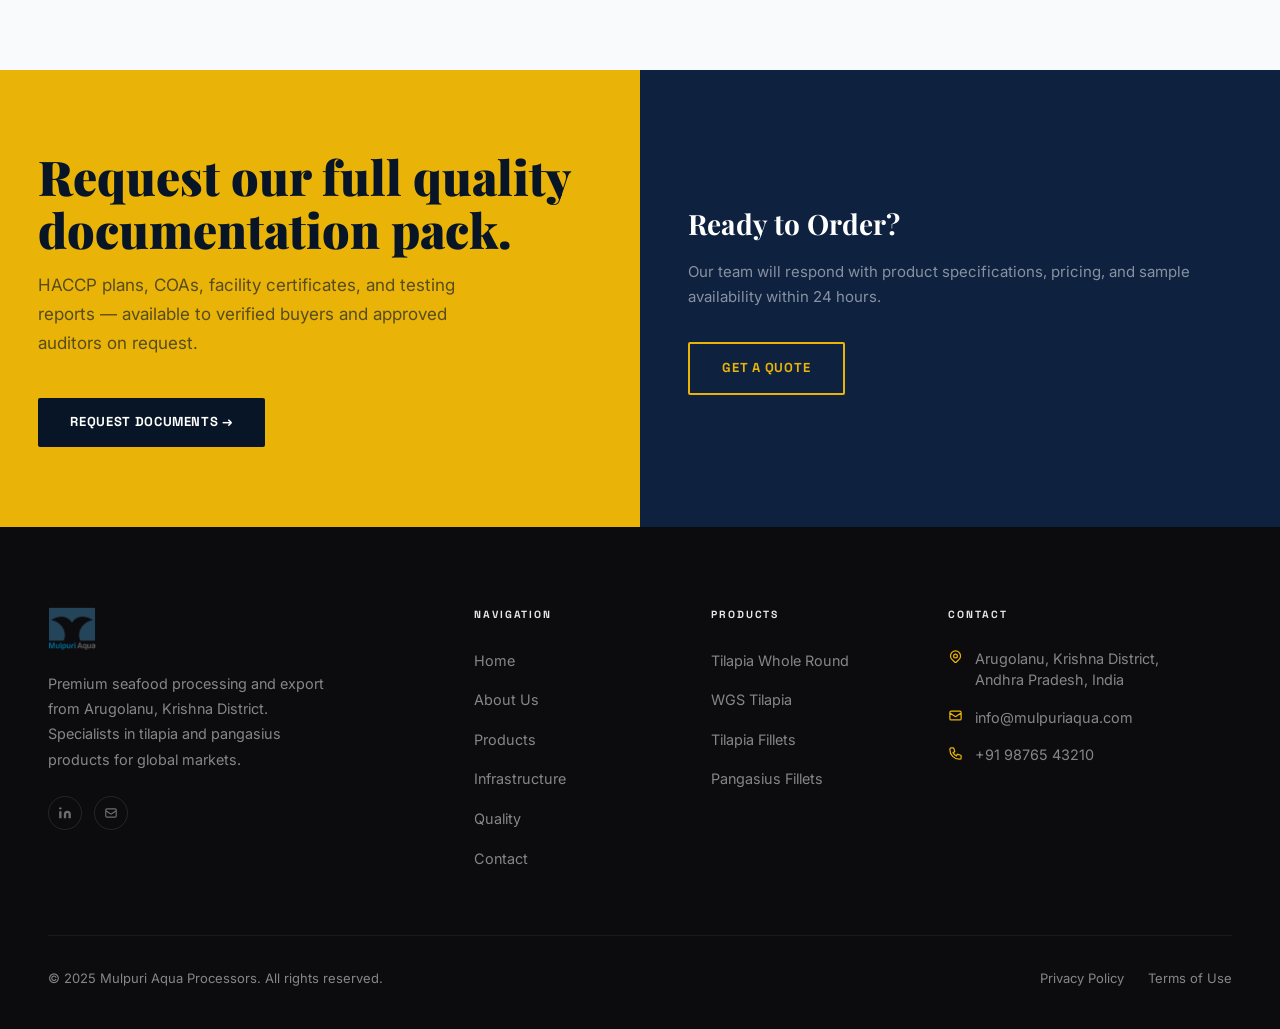
<file: quality.html>
<!DOCTYPE html>
<html lang="en">
<head>
  <meta charset="UTF-8" />
  <meta name="viewport" content="width=device-width, initial-scale=1.0" />
  <title>Quality — Mulpuri Aqua Processors</title>
  <link rel="icon" href="images/favicon.ico" />
  <link rel="stylesheet" href="css/style.css" />
</head>
<body>

  <!-- ANNOUNCEMENT BAR -->
  <div class="announce-bar">
    <span>BAP Certified</span>
    <div class="announce-dot"></div>
    Sustainable Seafood Processing Since 2012
    <div class="announce-dot"></div>
    <span>Export Ready</span>
    <div class="announce-dot"></div>
    USA · Middle East · Asia
  </div>

  <!-- NAVIGATION -->
  <nav class="nav">
    <div class="nav-inner">
      <ul class="nav-links-left">
        <li><a href="index.html" class="nav-link">Home</a></li>
        <li><a href="about.html" class="nav-link">About</a></li>
        <li><a href="products.html" class="nav-link">Products</a></li>
      </ul>
      <div class="nav-logo-center">
        <a href="index.html">
          <img src="images/MulpuriAqua-Logo.png" alt="Mulpuri Aqua Processors" />
        </a>
      </div>
      <ul class="nav-links-right">
        <li><a href="infrastructure.html" class="nav-link">Infrastructure</a></li>
        <li><a href="quality.html" class="nav-link active">Quality</a></li>
        <li><a href="contact.html" class="nav-cta">Get a Quote</a></li>
      </ul>
      <button class="hamburger" id="hamburger" aria-label="Open menu">
        <span></span><span></span><span></span>
      </button>
    </div>
  </nav>

  <!-- MOBILE OVERLAY -->
  <div class="mobile-overlay" id="mobileOverlay">
    <button class="mobile-close" id="mobileClose">&times;</button>
    <a href="index.html" class="nav-link">Home</a>
    <a href="about.html" class="nav-link">About</a>
    <a href="products.html" class="nav-link">Products</a>
    <a href="infrastructure.html" class="nav-link">Infrastructure</a>
    <a href="quality.html" class="nav-link">Quality</a>
    <a href="contact.html" class="nav-link">Contact</a>
  </div>

  <!-- INNER HERO -->
  <section class="inner-hero">
    <div class="wrap">
      <div class="inner-hero-eyebrow">Quality & Compliance</div>
      <h1>Quality at Every<br />Step of the Chain</h1>
      <p>From raw material intake to container dispatch — our quality systems are designed to meet the standards of the world's most demanding seafood buyers.</p>
    </div>
  </section>

  <!-- PILLARS — NUMBERED -->
  <section class="pillars-numbered">
    <div class="wrap">
      <div class="pillars-header">
        <div>
          <div class="pillars-header-label">Our Quality System</div>
          <h2>Three Pillars of Quality Assurance</h2>
        </div>
        <p>Every shipment we dispatch represents the convergence of rigorous standards across three critical quality dimensions — people, process, and product.</p>
      </div>
      <div class="pillars-list">
        <div class="pillar-num-item">
          <div class="pillar-num">01</div>
          <div class="pillar-num-title">HACCP-Driven Production</div>
          <p class="pillar-num-desc">Our Hazard Analysis and Critical Control Points system covers every stage from intake to dispatch — with documented critical limits, monitoring procedures, and corrective actions for each identified hazard.</p>
        </div>
        <div class="pillar-num-item">
          <div class="pillar-num">02</div>
          <div class="pillar-num-title">Full Traceability</div>
          <p class="pillar-num-desc">Every batch is traceable from the farmer of origin through to the shipment container. Batch records, temperature logs, and processing records are retained and available to buyers and auditors on request.</p>
        </div>
        <div class="pillar-num-item">
          <div class="pillar-num">03</div>
          <div class="pillar-num-title">Export Compliance</div>
          <p class="pillar-num-desc">We maintain compliance with FDA import regulations, EU food safety requirements, and target BAP 4-star certification. All documentation — certificates of analysis, health certificates, and packing declarations — prepared for each shipment.</p>
        </div>
      </div>
    </div>
  </section>

  <!-- QUALITY DARK SECTION — COMPLIANCE GRID -->
  <section class="quality-dark">
    <div class="wrap">
      <div class="quality-dark-grid">
        <div>
          <h2>Compliance & Certification Standards</h2>
          <p>We operate against internationally recognised food safety and sustainability standards — and are actively working toward the certifications required by our target US retail buyers.</p>
          <a href="contact.html" style="display:inline-flex;align-items:center;gap:0.5rem;padding:0.75rem 1.75rem;background:var(--gold-light);color:var(--navy);font-family:var(--font-head);font-size:0.8rem;font-weight:700;letter-spacing:0.06em;text-transform:uppercase;border-radius:2px;margin-top:1rem;">
            Request Certificate Pack
          </a>
        </div>
        <div>
          <div class="compliance-list-v2">
            <div class="compliance-row">
              <div class="compliance-check">
                <svg fill="none" viewBox="0 0 24 24" stroke="currentColor" stroke-width="3"><path stroke-linecap="round" stroke-linejoin="round" d="M5 13l4 4L19 7"/></svg>
              </div>
              <span>HACCP Certified Processing Facility</span>
            </div>
            <div class="compliance-row">
              <div class="compliance-check">
                <svg fill="none" viewBox="0 0 24 24" stroke="currentColor" stroke-width="3"><path stroke-linecap="round" stroke-linejoin="round" d="M5 13l4 4L19 7"/></svg>
              </div>
              <span>FSSAI Licensed (India Food Safety)</span>
            </div>
            <div class="compliance-row">
              <div class="compliance-check">
                <svg fill="none" viewBox="0 0 24 24" stroke="currentColor" stroke-width="3"><path stroke-linecap="round" stroke-linejoin="round" d="M5 13l4 4L19 7"/></svg>
              </div>
              <span>FDA Registered Facility</span>
            </div>
            <div class="compliance-row">
              <div class="compliance-check">
                <svg fill="none" viewBox="0 0 24 24" stroke="currentColor" stroke-width="3"><path stroke-linecap="round" stroke-linejoin="round" d="M5 13l4 4L19 7"/></svg>
              </div>
              <span>EIC Approved Export Facility (India)</span>
            </div>
            <div class="compliance-row">
              <div class="compliance-check">
                <svg fill="none" viewBox="0 0 24 24" stroke="currentColor" stroke-width="3"><path stroke-linecap="round" stroke-linejoin="round" d="M5 13l4 4L19 7"/></svg>
              </div>
              <span>BAP 4-Star Certified</span>
            </div>
            <div class="compliance-row">
              <div class="compliance-check">
                <svg fill="none" viewBox="0 0 24 24" stroke="currentColor" stroke-width="3"><path stroke-linecap="round" stroke-linejoin="round" d="M5 13l4 4L19 7"/></svg>
              </div>
              <span>Full Cold Chain Temperature Documentation</span>
            </div>
            <div class="compliance-row">
              <div class="compliance-check">
                <svg fill="none" viewBox="0 0 24 24" stroke="currentColor" stroke-width="3"><path stroke-linecap="round" stroke-linejoin="round" d="M5 13l4 4L19 7"/></svg>
              </div>
              <span>Batch-Level Farm Traceability Records</span>
            </div>
            <div class="compliance-row">
              <div class="compliance-check">
                <svg fill="none" viewBox="0 0 24 24" stroke="currentColor" stroke-width="3"><path stroke-linecap="round" stroke-linejoin="round" d="M5 13l4 4L19 7"/></svg>
              </div>
              <span>Antibiotic & Residue Testing (Per Shipment)</span>
            </div>
            <div class="compliance-row">
              <div class="compliance-check">
                <svg fill="none" viewBox="0 0 24 24" stroke="currentColor" stroke-width="3"><path stroke-linecap="round" stroke-linejoin="round" d="M5 13l4 4L19 7"/></svg>
              </div>
              <span>Microbiological Testing — AOAC Methods</span>
            </div>
            <div class="compliance-row">
              <div class="compliance-check">
                <svg fill="none" viewBox="0 0 24 24" stroke="currentColor" stroke-width="3"><path stroke-linecap="round" stroke-linejoin="round" d="M5 13l4 4L19 7"/></svg>
              </div>
              <span>Certificate of Origin & Health Certificate</span>
            </div>
          </div>
          <div class="certs-showcase">
            <img src="images/certificates.png" alt="Quality Certificates" />
          </div>
        </div>
      </div>
    </div>
  </section>

  <!-- MAGAZINE — QUALITY PROCESSES -->
  <section class="about-mag" style="background: var(--white);">
    <div class="wrap">
      <div class="about-mag-grid">
        <div class="about-mag-left">
          <div class="about-mag-overline">In the Lab</div>
          <h2>Testing That Gives Buyers Confidence</h2>
          <blockquote class="about-mag-pullquote">
            "No shipment leaves our facility without a complete certificate of analysis — that's our commitment to every buyer."
          </blockquote>
          <div class="about-mag-body">
            <p>Mulpuri Aqua conducts pre-export microbiological and residue testing on every production batch — using accredited third-party laboratories alongside our in-house quality checks.</p>
            <p>Antibiotic screening covers the full panel required by FDA and EU authorities. Our zero-tolerance policy on non-compliant batches means we have never had a detained or refused shipment on quality grounds.</p>
            <p>For new buyers, we provide full test documentation from trial shipments — giving you the independent verification needed to onboard us as a supplier with confidence.</p>
          </div>
        </div>
        <div class="about-mag-divider"></div>
        <div class="about-mag-right">
          <div class="about-mag-img-stack">
            <div class="about-img-big">
              <img src="images/MulpuriAquaProcessing-line.png" alt="Quality Processing" />
            </div>
            <div class="about-img-sm">
              <img src="images/MulpuriAquaProcessing.jpg" alt="Processing Standards" />
            </div>
            <div class="about-img-sm">
              <img src="images/MAPCertificate.png" alt="Quality Line" />
            </div>
          </div>
          <p class="about-img-caption">Quality control · Processing line inspection · Cold chain monitoring</p><br/>
          <div class="about-img">
              <img src="images/aqua-processing.png" alt="Mulpuri Aqua Facility" />
            </div>
          
        </div>
      </div>
    </div>
  </section>

  <!-- TIMELINE — QUALITY STAGES -->
  <section class="timeline-section" style="background: var(--slate-50);">
    <div class="wrap">
      <div style="margin-bottom: 4rem;">
        <div style="font-family:var(--font-head);font-size:0.7rem;font-weight:700;letter-spacing:0.2em;text-transform:uppercase;color:var(--teal);margin-bottom:1rem;">Quality Process</div>
        <h2 style="font-family:var(--font-serif);font-size:clamp(2rem,4vw,3rem);font-weight:900;color:var(--ink);line-height:1.1;margin-bottom:1rem;">How Quality is Controlled at Every Stage</h2>
        <p style="font-size:1.0625rem;color:var(--slate-500);line-height:1.75;max-width:640px;">Our quality management system operates across the entire value chain — from farm to finished product — with documented checkpoints at each critical stage.</p>
      </div>
      <div class="timeline">
        <div class="timeline-item">
          <div class="timeline-dot">1</div>
          <div class="timeline-step">Farm Level</div>
          <h3>Supplier Qualification & Farm Audits</h3>
          <p>All partner farms are qualified through our supplier assessment programme. Feed inputs, stocking density, water quality, and antibiotic-use policies are reviewed annually. Only approved farms supply our facility.</p>
        </div>
        <div class="timeline-item">
          <div class="timeline-dot">2</div>
          <div class="timeline-step">Intake</div>
          <h3>Raw Material Incoming Inspection</h3>
          <p>Every incoming batch is inspected for freshness, organoleptic quality, and weight compliance. Batches failing intake standards are rejected before entering the processing area.</p>
        </div>
        <div class="timeline-item">
          <div class="timeline-dot">3</div>
          <div class="timeline-step">Processing</div>
          <h3>In-Process Monitoring</h3>
          <p>HACCP critical control points are monitored continuously during processing — covering temperature, hygiene, weight variance, and visual quality. Any deviation triggers an immediate corrective action protocol.</p>
        </div>
        <div class="timeline-item">
          <div class="timeline-dot">4</div>
          <div class="timeline-step">Lab Testing</div>
          <h3>Finished Product Testing</h3>
          <p>Each production batch undergoes microbiological and residue testing at an accredited third-party lab. Certificates of Analysis are issued prior to shipment dispatch and provided to the buyer with each consignment.</p>
        </div>
        <div class="timeline-item">
          <div class="timeline-dot">5</div>
          <div class="timeline-step">Dispatch</div>
          <h3>Pre-Shipment Verification</h3>
          <p>Final product inspection, weight verification, and packaging integrity checks are completed before container loading. Temperature recorders are placed in each container, with data made available to buyers on arrival.</p>
        </div>
      </div>
    </div>
  </section>

  <!-- CTA SPLIT -->
  <div class="cta-split">
    <div class="cta-left">
      <h2>Request our full quality documentation pack.</h2>
      <p>HACCP plans, COAs, facility certificates, and testing reports — available to verified buyers and approved auditors on request.</p>
      <a href="contact.html" style="display:inline-flex;align-items:center;gap:0.5rem;padding:0.875rem 2rem;background:var(--navy);color:white;font-family:var(--font-head);font-size:0.8125rem;font-weight:700;letter-spacing:0.05em;text-transform:uppercase;border-radius:2px;width:fit-content;">
        Request Documents →
      </a>
    </div>
    <div class="cta-right">
      <h3>Ready to Order?</h3>
      <p>Our team will respond with product specifications, pricing, and sample availability within 24 hours.</p>
      <a href="contact.html" class="btn-outlined-gold">Get a Quote</a>
    </div>
  </div>

  <!-- FOOTER -->
  <footer class="footer-v2">
    <div class="wrap">
      <div class="footer-v2-grid">
        <div>
          <img src="images/MulpuriAquaLogo.png" alt="Mulpuri Aqua Processors" class="footer-v2-logo" />
          <p class="footer-v2-about">Premium seafood processing and export from Arugolanu, Krishna District. Specialists in tilapia and pangasius products for global markets.</p>
          <div class="footer-v2-social">
            <a href="#" aria-label="LinkedIn"><svg fill="currentColor" viewBox="0 0 24 24"><path d="M16 8a6 6 0 0 1 6 6v7h-4v-7a2 2 0 0 0-2-2 2 2 0 0 0-2 2v7h-4v-7a6 6 0 0 1 6-6z"/><rect x="2" y="9" width="4" height="12"/><circle cx="4" cy="4" r="2"/></svg></a>
            <a href="#" aria-label="Email"><svg fill="none" viewBox="0 0 24 24" stroke="currentColor" stroke-width="2"><path stroke-linecap="round" stroke-linejoin="round" d="M3 8l7.89 5.26a2 2 0 002.22 0L21 8M5 19h14a2 2 0 002-2V7a2 2 0 00-2-2H5a2 2 0 00-2 2v10a2 2 0 002 2z"/></svg></a>
          </div>
        </div>
        <div>
          <div class="footer-v2-head">Navigation</div>
          <ul class="footer-v2-links">
            <li><a href="index.html" class="footer-v2-link">Home</a></li>
            <li><a href="about.html" class="footer-v2-link">About Us</a></li>
            <li><a href="products.html" class="footer-v2-link">Products</a></li>
            <li><a href="infrastructure.html" class="footer-v2-link">Infrastructure</a></li>
            <li><a href="quality.html" class="footer-v2-link">Quality</a></li>
            <li><a href="contact.html" class="footer-v2-link">Contact</a></li>
          </ul>
        </div>
        <div>
          <div class="footer-v2-head">Products</div>
          <ul class="footer-v2-links">
            <li><a href="products.html" class="footer-v2-link">Tilapia Whole Round</a></li>
            <li><a href="products.html" class="footer-v2-link">WGS Tilapia</a></li>
            <li><a href="products.html" class="footer-v2-link">Tilapia Fillets</a></li>
            <li><a href="products.html" class="footer-v2-link">Pangasius Fillets</a></li>
          </ul>
        </div>
        <div>
          <div class="footer-v2-head">Contact</div>
          <div class="footer-v2-contact-row">
            <svg fill="none" viewBox="0 0 24 24" stroke="currentColor" stroke-width="2"><path stroke-linecap="round" stroke-linejoin="round" d="M17.657 16.657L13.414 20.9a1.998 1.998 0 01-2.827 0l-4.244-4.243a8 8 0 1111.314 0z"/><path stroke-linecap="round" stroke-linejoin="round" d="M15 11a3 3 0 11-6 0 3 3 0 016 0z"/></svg>
            <span>Arugolanu, Krishna District,<br />Andhra Pradesh, India</span>
          </div>
          <div class="footer-v2-contact-row">
            <svg fill="none" viewBox="0 0 24 24" stroke="currentColor" stroke-width="2"><path stroke-linecap="round" stroke-linejoin="round" d="M3 8l7.89 5.26a2 2 0 002.22 0L21 8M5 19h14a2 2 0 002-2V7a2 2 0 00-2-2H5a2 2 0 00-2 2v10a2 2 0 002 2z"/></svg>
            <a href="mailto:info@mulpuriaqua.com">info@mulpuriaqua.com</a>
          </div>
          <div class="footer-v2-contact-row">
            <svg fill="none" viewBox="0 0 24 24" stroke="currentColor" stroke-width="2"><path stroke-linecap="round" stroke-linejoin="round" d="M3 5a2 2 0 012-2h3.28a1 1 0 01.948.684l1.498 4.493a1 1 0 01-.502 1.21l-2.257 1.13a11.042 11.042 0 005.516 5.516l1.13-2.257a1 1 0 011.21-.502l4.493 1.498a1 1 0 01.684.949V19a2 2 0 01-2 2h-1C9.716 21 3 14.284 3 6V5z"/></svg>
            <a href="tel:+919876543210">+91 98765 43210</a>
          </div>
        </div>
      </div>
      <div class="footer-v2-bottom">
        <span>© 2025 Mulpuri Aqua Processors. All rights reserved.</span>
        <div class="footer-v2-bottom-links">
          <a href="#">Privacy Policy</a>
          <a href="#">Terms of Use</a>
        </div>
      </div>
    </div>
  </footer>

  <script>
    const hamburger = document.getElementById('hamburger');
    const overlay   = document.getElementById('mobileOverlay');
    const close     = document.getElementById('mobileClose');
    hamburger.addEventListener('click', () => overlay.classList.add('open'));
    close.addEventListener('click', () => overlay.classList.remove('open'));
  </script>
</body>
</html>
</file>
<file: css/style.css>
/* =============================================
   MULPURI AQUA PROCESSORS — LAYOUT V2
   Asymmetric Editorial Design System
   ============================================= */

@import url('https://fonts.googleapis.com/css2?family=Playfair+Display:ital,wght@0,400;0,700;0,900;1,400;1,700&family=Inter:wght@300;400;500;600;700&family=Space+Grotesk:wght@400;500;600;700&display=swap');

/* =============================================
   DESIGN TOKENS
   ============================================= */
:root {
  --ink:       #0c0c0e;
  --ink-80:    rgba(12,12,14,0.8);
  --ink-40:    rgba(12,12,14,0.4);

  --slate-50:  #f8fafc;
  --slate-100: #f1f5f9;
  --slate-200: #e2e8f0;
  --slate-300: #cbd5e1;
  --slate-400: #94a3b8;
  --slate-500: #64748b;
  --slate-600: #475569;
  --slate-700: #334155;
  --slate-800: #1e293b;
  --slate-900: #0f172a;

  --navy:      #071526;
  --navy-mid:  #0e2240;
  --navy-light:#152d52;

  --teal:      #0d9488;
  --teal-light:#14b8a6;
  --ocean:     #0284c7;

  --gold:      #ca8a04;
  --gold-light:#eab308;
  --gold-pale: #fef9c3;

  --white:     #ffffff;
  --off-white: #f9f8f4;

  --font-serif: 'Playfair Display', Georgia, serif;
  --font-sans:  'Inter', system-ui, sans-serif;
  --font-head:  'Space Grotesk', system-ui, sans-serif;

  --max-w: 1320px;
  --gutter: clamp(1.25rem, 5vw, 3rem);
  --section-py: clamp(5rem, 9vw, 8rem);

  --ease-out: cubic-bezier(0.16, 1, 0.3, 1);
  --ease-in-out: cubic-bezier(0.87, 0, 0.13, 1);
}

/* =============================================
   RESET
   ============================================= */
*, *::before, *::after { box-sizing: border-box; margin: 0; padding: 0; }
html { scroll-behavior: smooth; font-size: 16px; -webkit-font-smoothing: antialiased; }
body { font-family: var(--font-sans); color: var(--ink); background: var(--white); overflow-x: hidden; line-height: 1.6; }
img { max-width: 100%; height: auto; display: block; }
a { text-decoration: none; color: inherit; }
ul { list-style: none; }

/* =============================================
   LAYOUT
   ============================================= */
.wrap {
  max-width: var(--max-w);
  margin: 0 auto;
  padding: 0 var(--gutter);
}

/* =============================================
   ANNOUNCEMENT BAR
   ============================================= */
.announce-bar {
  background: var(--navy);
  color: rgba(255,255,255,0.7);
  text-align: center;
  font-size: 0.75rem;
  font-family: var(--font-head);
  letter-spacing: 0.1em;
  padding: 0.625rem var(--gutter);
  display: flex;
  align-items: center;
  justify-content: center;
  gap: 1.5rem;
}

.announce-bar span { color: var(--gold-light); font-weight: 600; }
.announce-dot { width: 3px; height: 3px; border-radius: 50%; background: rgba(255,255,255,0.2); }

/* =============================================
   NAVIGATION V2 — minimal with border
   ============================================= */
.nav {
  position: sticky;
  top: 0;
  z-index: 100;
  background: var(--white);
  border-bottom: 1px solid var(--slate-200);
  padding: 0 var(--gutter);
}

.nav-inner {
  max-width: var(--max-w);
  margin: 0 auto;
  display: grid;
  grid-template-columns: 1fr auto 1fr;
  align-items: center;
  height: 72px;
}

.nav-links-left,
.nav-links-right {
  display: flex;
  align-items: center;
  gap: 2rem;
}

.nav-links-right { justify-content: flex-end; }

.nav-logo-center {
  display: flex;
  justify-content: center;
}

.nav-logo-center img { height: 44px; width: auto; }

.nav-link {
  font-family: var(--font-head);
  font-size: 0.8rem;
  font-weight: 500;
  letter-spacing: 0.06em;
  text-transform: uppercase;
  color: var(--slate-600);
  transition: color 200ms;
  white-space: nowrap;
}

.nav-link:hover, .nav-link.active { color: var(--ink); }

.nav-cta {
  font-family: var(--font-head);
  font-size: 0.75rem;
  font-weight: 700;
  letter-spacing: 0.08em;
  text-transform: uppercase;
  padding: 0.5rem 1.25rem;
  background: var(--navy);
  color: var(--white);
  border-radius: 2px;
  transition: background 200ms;
}

.nav-cta:hover { background: var(--navy-mid); }

/* Mobile */
.hamburger {
  display: none;
  flex-direction: column;
  gap: 5px;
  cursor: pointer;
  background: none;
  border: none;
  padding: 4px;
}

.hamburger span {
  display: block;
  width: 22px;
  height: 2px;
  background: var(--ink);
  border-radius: 2px;
}

.mobile-overlay {
  display: none;
  position: fixed;
  inset: 0;
  background: var(--navy);
  z-index: 200;
  flex-direction: column;
  align-items: center;
  justify-content: center;
  gap: 2rem;
}

.mobile-overlay.open { display: flex; }

.mobile-overlay .nav-link {
  font-family: var(--font-serif);
  font-size: 2rem;
  font-weight: 700;
  color: white;
  letter-spacing: 0;
  text-transform: none;
}

.mobile-close {
  position: absolute;
  top: 1.5rem; right: 1.5rem;
  background: none; border: none;
  color: white; font-size: 2rem;
  cursor: pointer; line-height: 1;
}

/* =============================================
   HERO V2 — SPLIT SCREEN
   ============================================= */
.hero-split {
  display: grid;
  grid-template-columns: 5fr 7fr;
  min-height: calc(100vh - 73px);
}

.hero-text-panel {
  background: var(--navy);
  padding: 5rem var(--gutter) 5rem 6%;
  display: flex;
  flex-direction: column;
  justify-content: center;
  position: relative;
  overflow: hidden;
}

.hero-text-panel::before {
  content: '';
  position: absolute;
  top: -20%; right: -30%;
  width: 80%;
  height: 80%;
  background: radial-gradient(circle, rgba(14,116,144,0.15) 0%, transparent 60%);
  pointer-events: none;
}

.hero-label {
  display: flex;
  align-items: center;
  gap: 0.75rem;
  margin-bottom: 2rem;
}

.hero-label-line {
  width: 32px;
  height: 1.5px;
  background: var(--gold-light);
}

.hero-label-text {
  font-family: var(--font-head);
  font-size: 0.7rem;
  font-weight: 600;
  letter-spacing: 0.22em;
  text-transform: uppercase;
  color: var(--gold-light);
}

.hero-text-panel h1 {
  font-family: var(--font-serif);
  font-size: clamp(2.75rem, 5vw, 5rem);
  font-weight: 900;
  color: var(--white);
  line-height: 1.0;
  margin-bottom: 1.5rem;
}

.hero-text-panel h1 em {
  font-style: italic;
  color: var(--gold-light);
}

.hero-text-panel p {
  font-size: 1.0625rem;
  color: rgba(255,255,255,0.6);
  line-height: 1.75;
  max-width: 420px;
  margin-bottom: 3rem;
}

.hero-btns {
  display: flex;
  flex-wrap: wrap;
  gap: 0.875rem;
}

.btn-filled {
  display: inline-flex;
  align-items: center;
  gap: 0.5rem;
  padding: 0.875rem 2rem;
  background: var(--gold-light);
  color: var(--navy);
  font-family: var(--font-head);
  font-size: 0.8125rem;
  font-weight: 700;
  letter-spacing: 0.05em;
  text-transform: uppercase;
  border-radius: 2px;
  transition: background 150ms, transform 150ms;
}

.btn-filled:hover { background: #fde047; transform: translateY(-2px); }
.btn-filled svg { width: 14px; height: 14px; }

.btn-ghost {
  display: inline-flex;
  align-items: center;
  gap: 0.5rem;
  padding: 0.875rem 2rem;
  background: transparent;
  color: rgba(255,255,255,0.75);
  font-family: var(--font-head);
  font-size: 0.8125rem;
  font-weight: 600;
  letter-spacing: 0.05em;
  text-transform: uppercase;
  border: 1.5px solid rgba(255,255,255,0.2);
  border-radius: 2px;
  transition: border-color 150ms, color 150ms;
}

.btn-ghost:hover { border-color: rgba(255,255,255,0.6); color: white; }

.hero-stats {
  margin-top: 3.5rem;
  padding-top: 3rem;
  border-top: 1px solid rgba(255,255,255,0.1);
  display: grid;
  grid-template-columns: repeat(3, 1fr);
  gap: 1.5rem;
}

.hero-stat-val {
  font-family: var(--font-serif);
  font-size: clamp(1.5rem, 2.5vw, 2.25rem);
  font-weight: 700;
  color: var(--white);
  line-height: 1;
  margin-bottom: 0.375rem;
}

.hero-stat-lbl {
  font-family: var(--font-head);
  font-size: 0.65rem;
  font-weight: 600;
  letter-spacing: 0.15em;
  text-transform: uppercase;
  color: rgba(255,255,255,0.4);
}

.hero-image-panel {
  position: relative;
  overflow: hidden;
}

.hero-image-panel img {
  width: 100%;
  height: 100%;
  object-fit: cover;
  object-position: center;
}

.hero-image-panel::after {
  content: '';
  position: absolute;
  inset: 0;
  background: linear-gradient(90deg, var(--navy) 0%, transparent 25%);
  pointer-events: none;
}

.hero-scroll-indicator {
  position: absolute;
  bottom: 2rem;
  right: 2rem;
  z-index: 10;
  display: flex;
  flex-direction: column;
  align-items: center;
  gap: 0.5rem;
  color: rgba(255,255,255,0.5);
}

.hero-scroll-indicator span {
  font-size: 0.65rem;
  letter-spacing: 0.18em;
  text-transform: uppercase;
  writing-mode: vertical-rl;
}

.hero-scroll-indicator::after {
  content: '';
  width: 1px;
  height: 50px;
  background: rgba(255,255,255,0.3);
}

/* =============================================
   MARQUEE / TICKER
   ============================================= */
.ticker {
  background: var(--gold-light);
  color: var(--navy);
  padding: 0.875rem 0;
  overflow: hidden;
  white-space: nowrap;
}

.ticker-track {
  display: inline-flex;
  gap: 0;
  animation: ticker 30s linear infinite;
}

.ticker-item {
  display: inline-flex;
  align-items: center;
  gap: 1.5rem;
  padding: 0 2rem;
  font-family: var(--font-head);
  font-size: 0.75rem;
  font-weight: 700;
  letter-spacing: 0.12em;
  text-transform: uppercase;
}

.ticker-sep {
  width: 4px;
  height: 4px;
  border-radius: 50%;
  background: var(--navy);
  opacity: 0.4;
  flex-shrink: 0;
}

@keyframes ticker {
  0% { transform: translateX(0); }
  100% { transform: translateX(-50%); }
}

/* =============================================
   ABOUT — MAGAZINE LAYOUT
   ============================================= */
.about-mag {
  padding: var(--section-py) 0;
  background: var(--off-white);
}

.about-mag-grid {
  display: grid;
  grid-template-columns: 1fr 2px 1fr;
  gap: 4rem;
  align-items: start;
}

.about-mag-divider {
  background: var(--slate-200);
  align-self: stretch;
  margin: 1rem 0;
}

.about-mag-left { }

.about-mag-overline {
  font-family: var(--font-head);
  font-size: 0.7rem;
  font-weight: 700;
  letter-spacing: 0.2em;
  text-transform: uppercase;
  color: var(--gold);
  display: flex;
  align-items: center;
  gap: 0.625rem;
  margin-bottom: 1.5rem;
}

.about-mag-overline::before {
  content: '';
  width: 28px;
  height: 2px;
  background: var(--gold);
}

.about-mag-left h2 {
  font-family: var(--font-serif);
  font-size: clamp(2.25rem, 4vw, 3.5rem);
  font-weight: 900;
  color: var(--ink);
  line-height: 1.05;
  margin-bottom: 1.5rem;
}

.about-mag-pullquote {
  font-family: var(--font-serif);
  font-size: 1.375rem;
  font-style: italic;
  color: var(--navy-mid);
  line-height: 1.5;
  border-left: 3px solid var(--gold-light);
  padding-left: 1.5rem;
  margin: 2rem 0;
}

.about-mag-right { padding-top: 1rem; }

.about-mag-img-stack {
  display: grid;
  grid-template-columns: 3fr 2fr;
  grid-template-rows: auto auto;
  gap: 0.875rem;
}

.about-img-big {
  grid-row: span 2;
  aspect-ratio: 3/4;
  overflow: hidden;
  border-radius: 2px;
}

.about-img-big img,
.about-img-sm img {
  width: 100%; height: 100%;
  object-fit: cover;
  transition: transform 0.7s var(--ease-out);
}

.about-img-big:hover img,
.about-img-sm:hover img { transform: scale(1.04); }

.about-img-sm {
  aspect-ratio: 4/3;
  overflow: hidden;
  border-radius: 2px;
}

.about-img-caption {
  text-align: center;
  font-size: 0.8rem;
  color: var(--slate-400);
  font-style: italic;
  margin-top: 0.75rem;
}

.about-mag-body p {
  font-size: 1.0625rem;
  color: var(--slate-600);
  line-height: 1.8;
  margin-bottom: 1.125rem;
}

.about-mag-body p:last-child { margin-bottom: 0; }

/* =============================================
   PILLARS — NUMBERED LIST
   ============================================= */
.pillars-numbered {
  padding: var(--section-py) 0;
  background: var(--white);
}

.pillars-header {
  display: grid;
  grid-template-columns: 1fr 2fr;
  gap: 4rem;
  align-items: start;
  margin-bottom: 4rem;
  padding-bottom: 3rem;
  border-bottom: 1px solid var(--slate-200);
}

.pillars-header-label {
  font-family: var(--font-head);
  font-size: 0.7rem;
  font-weight: 700;
  letter-spacing: 0.2em;
  text-transform: uppercase;
  color: var(--teal);
  margin-bottom: 1rem;
}

.pillars-header h2 {
  font-family: var(--font-serif);
  font-size: clamp(2rem, 4vw, 3rem);
  font-weight: 900;
  color: var(--ink);
  line-height: 1.1;
}

.pillars-header p {
  font-size: 1.125rem;
  color: var(--slate-500);
  line-height: 1.75;
  max-width: 600px;
}

.pillars-list {
  display: grid;
  grid-template-columns: repeat(3, 1fr);
  gap: 0;
}

.pillar-num-item {
  padding: 2.5rem 2.5rem 2.5rem 0;
  border-right: 1px solid var(--slate-200);
  position: relative;
}

.pillar-num-item:first-child { padding-left: 0; }
.pillar-num-item:last-child { border-right: none; padding-right: 0; }

.pillar-num-item + .pillar-num-item { padding-left: 2.5rem; }

.pillar-num {
  font-family: var(--font-serif);
  font-size: 5rem;
  font-weight: 900;
  color: var(--slate-100);
  line-height: 1;
  margin-bottom: 0.75rem;
  transition: color 300ms;
}

.pillar-num-item:hover .pillar-num { color: var(--gold-pale); }

.pillar-num-title {
  font-family: var(--font-head);
  font-size: 1rem;
  font-weight: 700;
  color: var(--ink);
  margin-bottom: 0.75rem;
}

.pillar-num-desc {
  font-size: 0.9375rem;
  color: var(--slate-500);
  line-height: 1.7;
}

/* =============================================
   PRODUCTS — TABBED INTERFACE
   ============================================= */
.products-tab {
  padding: var(--section-py) 0;
  background: var(--slate-50);
}

.tab-header {
  display: flex;
  align-items: flex-end;
  justify-content: space-between;
  margin-bottom: 3rem;
  padding-bottom: 2rem;
  border-bottom: 1px solid var(--slate-200);
  gap: 2rem;
  flex-wrap: wrap;
}

.tab-title h2 {
  font-family: var(--font-serif);
  font-size: clamp(2rem, 4vw, 3rem);
  font-weight: 900;
  color: var(--ink);
  line-height: 1.1;
}

.tab-nav {
  display: flex;
  gap: 0;
  border: 1px solid var(--slate-200);
  background: var(--white);
  border-radius: 2px;
  overflow: hidden;
  flex-shrink: 0;
}

.tab-btn {
  padding: 0.75rem 1.5rem;
  font-family: var(--font-head);
  font-size: 0.75rem;
  font-weight: 600;
  letter-spacing: 0.06em;
  text-transform: uppercase;
  color: var(--slate-500);
  background: none;
  border: none;
  border-right: 1px solid var(--slate-200);
  cursor: pointer;
  transition: background 150ms, color 150ms;
  white-space: nowrap;
}

.tab-btn:last-child { border-right: none; }
.tab-btn:hover { background: var(--slate-50); color: var(--ink); }
.tab-btn.active { background: var(--navy); color: var(--white); }

.tab-panel { display: none; }
.tab-panel.active { display: grid; grid-template-columns: 1fr 1fr; gap: 3rem; align-items: center; }

.tab-panel-img {
  aspect-ratio: 4/3;
  overflow: hidden;
  border-radius: 2px;
  box-shadow: 0 16px 48px rgba(0,0,0,0.12), 0 4px 12px rgba(0,0,0,0.08);
}

.tab-panel-img img {
  width: 100%; height: 100%;
  object-fit: cover;
}

.tab-panel-info {}

.tab-panel-info h3 {
  font-family: var(--font-serif);
  font-size: clamp(1.75rem, 3vw, 2.5rem);
  font-weight: 700;
  color: var(--ink);
  margin-bottom: 0.5rem;
}

.tab-panel-info p {
  font-size: 1.0625rem;
  color: var(--slate-500);
  line-height: 1.75;
  margin-bottom: 2rem;
}

.spec-table {
  border-top: 1px solid var(--slate-200);
}

.spec-row {
  display: grid;
  grid-template-columns: 1fr 2fr;
  gap: 1rem;
  padding: 0.875rem 0;
  border-bottom: 1px solid var(--slate-100);
  font-size: 0.9375rem;
}

.spec-key {
  font-family: var(--font-head);
  font-size: 0.7rem;
  font-weight: 700;
  letter-spacing: 0.1em;
  text-transform: uppercase;
  color: var(--slate-400);
  padding-top: 0.125rem;
}

.spec-val { color: var(--slate-700); }

/* =============================================
   INFRASTRUCTURE — TIMELINE
   ============================================= */
.timeline-section {
  padding: var(--section-py) 0;
  background: var(--white);
}

.timeline-intro {
  display: grid;
  grid-template-columns: 1fr 1fr;
  gap: 5rem;
  margin-bottom: 5rem;
  align-items: center;
}

.timeline-intro-img {
  aspect-ratio: 16/10;
  overflow: hidden;
  border-radius: 2px;
  box-shadow: 0 24px 64px rgba(0,0,0,0.15);
}

.timeline-intro-img img { width: 100%; height: 100%; object-fit: cover; }

.timeline {
  position: relative;
  padding-left: 4rem;
}

.timeline::before {
  content: '';
  position: absolute;
  left: 1rem;
  top: 1.25rem;
  bottom: 0;
  width: 2px;
  background: linear-gradient(180deg, var(--teal) 0%, var(--slate-200) 100%);
}

.timeline-item {
  position: relative;
  padding-bottom: 3rem;
  padding-left: 1rem;
}

.timeline-item:last-child { padding-bottom: 0; }

.timeline-dot {
  position: absolute;
  left: -3.75rem;
  top: 0.25rem;
  width: 32px;
  height: 32px;
  border-radius: 50%;
  background: var(--white);
  border: 2.5px solid var(--teal);
  display: flex;
  align-items: center;
  justify-content: center;
  font-family: var(--font-head);
  font-size: 0.75rem;
  font-weight: 700;
  color: var(--teal);
  z-index: 1;
}

.timeline-step {
  font-family: var(--font-head);
  font-size: 0.7rem;
  font-weight: 700;
  letter-spacing: 0.15em;
  text-transform: uppercase;
  color: var(--teal);
  margin-bottom: 0.5rem;
}

.timeline-item h3 {
  font-family: var(--font-serif);
  font-size: 1.375rem;
  font-weight: 700;
  color: var(--ink);
  margin-bottom: 0.5rem;
}

.timeline-item p {
  font-size: 0.9375rem;
  color: var(--slate-500);
  line-height: 1.7;
}

/* =============================================
   STATS MOSAIC
   ============================================= */
.stats-mosaic {
  display: grid;
  grid-template-columns: repeat(4, 1fr);
  grid-template-rows: auto auto;
}

.stat-block {
  padding: 3rem 2.5rem;
  display: flex;
  flex-direction: column;
  justify-content: flex-end;
}

.stat-block-dark  { background: var(--navy); }
.stat-block-mid   { background: var(--navy-mid); }
.stat-block-teal  { background: var(--teal); }
.stat-block-light { background: var(--off-white); }
.stat-block-gold  { background: var(--gold-light); }
.stat-block-white { background: var(--white); border: 1px solid var(--slate-200); }

.stat-big {
  font-family: var(--font-serif);
  font-size: clamp(2.5rem, 5vw, 4rem);
  font-weight: 900;
  line-height: 1;
  margin-bottom: 0.5rem;
}

.stat-lbl-big {
  font-family: var(--font-head);
  font-size: 0.75rem;
  font-weight: 600;
  letter-spacing: 0.12em;
  text-transform: uppercase;
}

.c-white { color: var(--white); }
.c-white .stat-lbl-big { color: rgba(255,255,255,0.5); }
.c-dark  { color: var(--ink); }
.c-dark .stat-lbl-big { color: var(--slate-500); }
.c-navy  { color: var(--navy); }
.c-navy .stat-lbl-big { color: var(--slate-600); }

/* =============================================
   QUALITY — DARK GRID
   ============================================= */
.quality-dark {
  background: var(--navy);
  padding: var(--section-py) 0;
}

.quality-dark-grid {
  display: grid;
  grid-template-columns: 1fr 2fr;
  gap: 5rem;
  align-items: start;
}

.quality-dark h2 {
  font-family: var(--font-serif);
  font-size: clamp(2rem, 4vw, 3rem);
  font-weight: 900;
  color: var(--white);
  line-height: 1.1;
  margin-bottom: 1.25rem;
}

.quality-dark p {
  font-size: 1.0625rem;
  color: rgba(255,255,255,0.55);
  line-height: 1.75;
  margin-bottom: 2rem;
}

.compliance-list-v2 {
  display: flex;
  flex-direction: column;
  gap: 1px;
  background: rgba(255,255,255,0.06);
}

.compliance-row {
  display: flex;
  align-items: center;
  gap: 1.25rem;
  padding: 1.25rem 1.5rem;
  background: rgba(255,255,255,0.03);
  transition: background 200ms;
}

.compliance-row:hover { background: rgba(255,255,255,0.07); }

.compliance-check {
  width: 22px;
  height: 22px;
  border-radius: 50%;
  background: rgba(20,184,166,0.2);
  border: 1.5px solid var(--teal-light);
  display: flex;
  align-items: center;
  justify-content: center;
  color: var(--teal-light);
  flex-shrink: 0;
}

.compliance-check svg { width: 11px; height: 11px; }

.compliance-row span {
  font-size: 0.9375rem;
  color: rgba(255,255,255,0.75);
  font-weight: 500;
}

.certs-showcase {
  margin-top: 2.5rem;
  border-radius: 2px;
  overflow: hidden;
  box-shadow: 0 16px 40px rgba(0,0,0,0.4);
}

.certs-showcase img { width: 100%; display: block; }

/* =============================================
   CONTACT — SPLIT PANEL
   ============================================= */
.contact-split {
  display: grid;
  grid-template-columns: 5fr 7fr;
  min-height: 85vh;
}

.contact-left {
  background: var(--navy);
  padding: 5rem 4rem 5rem 6%;
  display: flex;
  flex-direction: column;
  justify-content: center;
  position: relative;
}

.contact-left::after {
  content: '';
  position: absolute;
  bottom: 0; right: 0;
  width: 60%;
  height: 50%;
  background: radial-gradient(circle at bottom right, rgba(14,116,144,0.12) 0%, transparent 70%);
  pointer-events: none;
}

.contact-left h2 {
  font-family: var(--font-serif);
  font-size: clamp(2rem, 3.5vw, 3rem);
  font-weight: 900;
  color: var(--white);
  line-height: 1.1;
  margin-bottom: 1rem;
}

.contact-left p {
  font-size: 1.0625rem;
  color: rgba(255,255,255,0.55);
  line-height: 1.75;
  margin-bottom: 3rem;
  max-width: 380px;
}

.contact-detail {
  display: flex;
  gap: 1.25rem;
  align-items: flex-start;
  margin-bottom: 1.75rem;
}

.c-detail-icon {
  width: 40px;
  height: 40px;
  border: 1px solid rgba(255,255,255,0.12);
  border-radius: 2px;
  display: flex;
  align-items: center;
  justify-content: center;
  color: var(--gold-light);
  flex-shrink: 0;
}

.c-detail-icon svg { width: 18px; height: 18px; }

.c-detail-label {
  font-family: var(--font-head);
  font-size: 0.65rem;
  font-weight: 700;
  letter-spacing: 0.15em;
  text-transform: uppercase;
  color: var(--gold-light);
  margin-bottom: 0.3rem;
}

.c-detail-value {
  font-size: 0.9375rem;
  color: rgba(255,255,255,0.7);
  line-height: 1.5;
}

.c-detail-value a {
  color: rgba(255,255,255,0.7);
  transition: color 150ms;
}

.c-detail-value a:hover { color: var(--gold-light); }

.contact-right {
  background: var(--off-white);
  padding: 5rem 6% 5rem 4rem;
  display: flex;
  flex-direction: column;
  justify-content: center;
}

.contact-right h3 {
  font-family: var(--font-serif);
  font-size: 2rem;
  font-weight: 700;
  color: var(--ink);
  margin-bottom: 0.5rem;
}

.contact-right .sub {
  font-size: 1rem;
  color: var(--slate-500);
  margin-bottom: 2.5rem;
}

/* Form */
.form-group { margin-bottom: 1.25rem; }

.form-label {
  display: block;
  font-family: var(--font-head);
  font-size: 0.7rem;
  font-weight: 700;
  letter-spacing: 0.1em;
  text-transform: uppercase;
  color: var(--slate-500);
  margin-bottom: 0.5rem;
}

.form-input,
.form-select,
.form-textarea {
  width: 100%;
  padding: 0.875rem 1rem;
  font-family: var(--font-sans);
  font-size: 0.9375rem;
  color: var(--ink);
  background: var(--white);
  border: 1.5px solid var(--slate-200);
  border-radius: 2px;
  outline: none;
  transition: border-color 150ms;
  -webkit-appearance: none;
}

.form-input:focus,
.form-select:focus,
.form-textarea:focus { border-color: var(--teal); }

.form-textarea { resize: vertical; min-height: 130px; }

.form-row {
  display: grid;
  grid-template-columns: 1fr 1fr;
  gap: 1.25rem;
}

.submit-btn {
  width: 100%;
  padding: 1rem;
  background: var(--navy);
  color: var(--white);
  font-family: var(--font-head);
  font-size: 0.875rem;
  font-weight: 700;
  letter-spacing: 0.08em;
  text-transform: uppercase;
  border: none;
  border-radius: 2px;
  cursor: pointer;
  display: flex;
  align-items: center;
  justify-content: center;
  gap: 0.75rem;
  transition: background 150ms, transform 150ms;
  margin-top: 0.5rem;
}

.submit-btn:hover { background: var(--navy-mid); transform: translateY(-2px); }
.submit-btn svg { width: 17px; height: 17px; }

/* =============================================
   PAGE HERO (inner pages)
   ============================================= */
.inner-hero {
  background: var(--navy);
  padding: 7rem 0 4.5rem;
  border-bottom: 1px solid rgba(255,255,255,0.05);
  position: relative;
  overflow: hidden;
}

.inner-hero::after {
  content: '';
  position: absolute;
  right: 0; top: 0; bottom: 0;
  width: 45%;
  background: linear-gradient(90deg, transparent 0%, rgba(255,255,255,0.02) 100%);
  pointer-events: none;
}

.inner-hero-eyebrow {
  font-family: var(--font-head);
  font-size: 0.7rem;
  font-weight: 700;
  letter-spacing: 0.22em;
  text-transform: uppercase;
  color: var(--gold-light);
  display: flex;
  align-items: center;
  gap: 0.75rem;
  margin-bottom: 1.5rem;
}

.inner-hero-eyebrow::before {
  content: '';
  width: 28px;
  height: 2px;
  background: var(--gold-light);
}

.inner-hero h1 {
  font-family: var(--font-serif);
  font-size: clamp(2.75rem, 6vw, 5rem);
  font-weight: 900;
  color: var(--white);
  line-height: 1.0;
  margin-bottom: 1.25rem;
  max-width: 800px;
}

.inner-hero p {
  font-size: 1.125rem;
  color: rgba(255,255,255,0.55);
  line-height: 1.7;
  max-width: 560px;
}

/* =============================================
   CTA BAND
   ============================================= */
.cta-split {
  display: grid;
  grid-template-columns: 1fr 1fr;
}

.cta-left {
  background: var(--gold-light);
  padding: 5rem var(--gutter) 5rem 6%;
  display: flex;
  flex-direction: column;
  justify-content: center;
}

.cta-left h2 {
  font-family: var(--font-serif);
  font-size: clamp(2rem, 4vw, 3rem);
  font-weight: 900;
  color: var(--navy);
  line-height: 1.1;
  margin-bottom: 1rem;
}

.cta-left p {
  font-size: 1.0625rem;
  color: rgba(7,21,38,0.65);
  line-height: 1.7;
  margin-bottom: 2.5rem;
  max-width: 440px;
}

.cta-right {
  background: var(--navy-mid);
  padding: 5rem 6% 5rem var(--gutter);
  display: flex;
  flex-direction: column;
  justify-content: center;
}

.cta-right h3 {
  font-family: var(--font-serif);
  font-size: 1.75rem;
  font-weight: 700;
  color: var(--white);
  margin-bottom: 0.75rem;
}

.cta-right p {
  font-size: 0.9375rem;
  color: rgba(255,255,255,0.5);
  line-height: 1.7;
  margin-bottom: 2rem;
}

.btn-outlined-gold {
  display: inline-flex;
  align-items: center;
  gap: 0.5rem;
  padding: 0.875rem 2rem;
  border: 2px solid var(--gold-light);
  color: var(--gold-light);
  font-family: var(--font-head);
  font-size: 0.8125rem;
  font-weight: 700;
  letter-spacing: 0.06em;
  text-transform: uppercase;
  border-radius: 2px;
  transition: background 150ms, color 150ms;
  width: fit-content;
}

.btn-outlined-gold:hover { background: var(--gold-light); color: var(--navy); }

/* =============================================
   FOOTER
   ============================================= */
.footer-v2 {
  background: var(--ink);
  color: rgba(255,255,255,0.5);
  padding: 5rem 0 2.5rem;
}

.footer-v2-grid {
  display: grid;
  grid-template-columns: 2fr 1fr 1fr 1.5fr;
  gap: 3rem;
  margin-bottom: 4rem;
}

.footer-v2-logo { height: 44px; width: auto; margin-bottom: 1.25rem; }

.footer-v2-about {
  font-size: 0.9rem;
  line-height: 1.75;
  margin-bottom: 1.5rem;
  max-width: 280px;
}

.footer-v2-social {
  display: flex;
  gap: 0.75rem;
}

.footer-v2-social a {
  width: 34px; height: 34px;
  border: 1px solid rgba(255,255,255,0.1);
  border-radius: 50%;
  display: flex;
  align-items: center;
  justify-content: center;
  color: rgba(255,255,255,0.4);
  transition: all 150ms;
}

.footer-v2-social a:hover {
  background: var(--gold-light);
  border-color: var(--gold-light);
  color: var(--navy);
}

.footer-v2-social svg { width: 14px; height: 14px; }

.footer-v2-head {
  font-family: var(--font-head);
  font-size: 0.65rem;
  font-weight: 700;
  letter-spacing: 0.18em;
  text-transform: uppercase;
  color: rgba(255,255,255,0.9);
  margin-bottom: 1.5rem;
}

.footer-v2-links {
  display: flex;
  flex-direction: column;
  gap: 0.875rem;
}

.footer-v2-link {
  font-size: 0.9rem;
  transition: color 150ms;
}

.footer-v2-link:hover { color: var(--gold-light); }

.footer-v2-contact-row {
  display: flex;
  align-items: flex-start;
  gap: 0.75rem;
  margin-bottom: 1rem;
  font-size: 0.9rem;
  line-height: 1.5;
}

.footer-v2-contact-row svg {
  width: 15px; height: 15px;
  color: var(--gold-light);
  flex-shrink: 0;
  margin-top: 0.1em;
}

.footer-v2-contact-row a {
  color: rgba(255,255,255,0.5);
  transition: color 150ms;
}

.footer-v2-contact-row a:hover { color: var(--gold-light); }

.footer-v2-bottom {
  border-top: 1px solid rgba(255,255,255,0.06);
  padding-top: 2rem;
  display: flex;
  align-items: center;
  justify-content: space-between;
  gap: 1rem;
  font-size: 0.8125rem;
}

.footer-v2-bottom-links {
  display: flex;
  gap: 1.5rem;
}

.footer-v2-bottom-links a { transition: color 150ms; }
.footer-v2-bottom-links a:hover { color: rgba(255,255,255,0.7); }

/* =============================================
   RESPONSIVE
   ============================================= */
@media (max-width: 1200px) {
  .hero-split { grid-template-columns: 1fr 1fr; }
  .pillars-list { grid-template-columns: repeat(3, 1fr); }
  .footer-v2-grid { grid-template-columns: 1fr 1fr; gap: 2.5rem; }
  .stats-mosaic { grid-template-columns: repeat(2, 1fr); }
}

@media (max-width: 1024px) {
  .nav-inner { grid-template-columns: auto 1fr auto; }
  .nav-logo-center { justify-content: flex-start; }
  .nav-links-left { display: none; }
  .hamburger { display: flex; }
  .about-mag-grid { grid-template-columns: 1fr; gap: 2.5rem; }
  .about-mag-divider { display: none; }
  .pillars-header { grid-template-columns: 1fr; gap: 1.5rem; }
  .tab-panel.active { grid-template-columns: 1fr; }
  .timeline-intro { grid-template-columns: 1fr; gap: 2.5rem; }
  .quality-dark-grid { grid-template-columns: 1fr; gap: 2.5rem; }
  .contact-split { grid-template-columns: 1fr; }
  .cta-split { grid-template-columns: 1fr; }
  .cta-right { padding: 3rem var(--gutter); }
  .cta-left { padding: 4rem var(--gutter); }
  .contact-left { padding: 4rem var(--gutter); }
  .contact-right { padding: 4rem var(--gutter); }
}

@media (max-width: 768px) {
  .hero-split { grid-template-columns: 1fr; min-height: auto; }
  .hero-image-panel { aspect-ratio: 4/3; height: 300px; }
  .hero-image-panel::after { background: none; }
  .hero-stats { grid-template-columns: repeat(3, 1fr); }
  .pillars-list { grid-template-columns: 1fr; }
  .pillar-num-item { border-right: none; padding: 2rem 0; border-bottom: 1px solid var(--slate-200); }
  .pillar-num-item:last-child { border-bottom: none; }
  .pillar-num-item + .pillar-num-item { padding-left: 0; }
  .stats-mosaic { grid-template-columns: repeat(2, 1fr); }
  .footer-v2-grid { grid-template-columns: 1fr; gap: 2rem; }
  .footer-v2-bottom { flex-direction: column; text-align: center; }
  .footer-v2-bottom-links { justify-content: center; }
  .form-row { grid-template-columns: 1fr; }
  .tab-header { flex-direction: column; align-items: flex-start; }
  .tab-nav { overflow-x: auto; width: 100%; }
}
</file>
